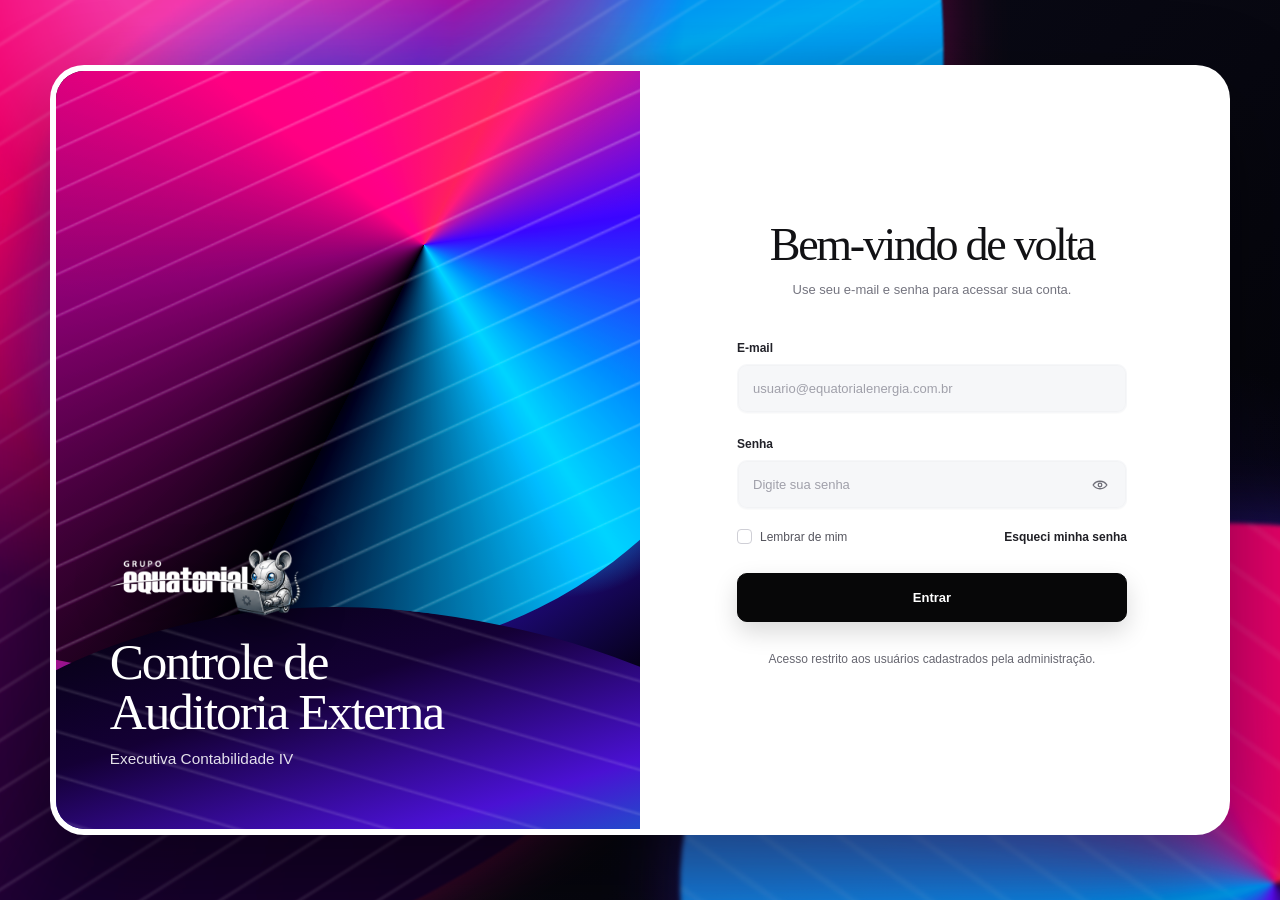
<file: login-preview.html>
<!doctype html>
<html lang="pt-BR">
<head>
  <meta charset="utf-8" />
  <meta name="viewport" content="width=device-width, initial-scale=1" />
  <meta name="theme-color" content="#08080d" />
  <meta name="description" content="Controle de Auditoria Externa — tela de login." />
  <title>Controle de Auditoria Externa — Entrar</title>

  <style>
    :root {
      color-scheme: light;
      --ink: #111114;
      --muted: #74747f;
      --line: #e7e7ec;
      --field: #f6f7f9;
      --white: #ffffff;
      --danger: #cb2b44;
      --success: #177c4c;
      --radius-xl: 34px;
      --radius-lg: 24px;
      --radius-md: 13px;
      --shadow: 0 38px 95px rgba(0, 0, 0, .42);
    }

    * { box-sizing: border-box; }

    html { min-width: 320px; background: #08080d; }

    body {
      height: 100svh;
      margin: 0;
      overflow: hidden;                 /* nunca rola a pagina */
      font-family: Inter, ui-sans-serif, -apple-system, BlinkMacSystemFont, "Segoe UI", sans-serif;
      color: var(--ink);
      background:
        radial-gradient(circle at 13% 12%, rgba(255, 0, 130, .22), transparent 29%),
        radial-gradient(circle at 88% 84%, rgba(72, 31, 255, .25), transparent 30%),
        linear-gradient(135deg, #050508 0%, #090914 45%, #020206 100%);
    }

    button, input { font: inherit; }
    button, a, input, label { -webkit-tap-highlight-color: transparent; }
    a { color: inherit; }

    .page {
      position: relative;
      height: 100svh;
      display: grid;
      place-items: center;
      padding: clamp(14px, 3.2vw, 40px);
      overflow: hidden;
      isolation: isolate;
    }

    /* Fundo abstrato feito apenas com CSS: nenhuma imagem e utilizada. */
    .ambient,
    .ambient::before,
    .ambient::after {
      position: absolute;
      inset: -15%;
      pointer-events: none;
      z-index: -2;
    }

    .ambient { overflow: hidden; filter: saturate(1.15); }

    .ambient::before {
      content: "";
      left: -18%;
      top: -30%;
      width: 88%;
      height: 122%;
      border-radius: 44% 56% 55% 45% / 42% 44% 56% 58%;
      background:
        repeating-linear-gradient(164deg, transparent 0 18px, rgba(255, 255, 255, .16) 20px, transparent 23px 44px),
        radial-gradient(ellipse at 56% 54%, rgba(61, 201, 255, .94) 0 4%, rgba(24, 78, 255, .88) 10%, transparent 30%),
        radial-gradient(ellipse at 50% 27%, rgba(255, 70, 170, .94) 0 9%, rgba(248, 0, 97, .76) 27%, transparent 49%),
        conic-gradient(from 215deg at 62% 45%, #18002d, #8a0064, #ff1178, #3f13dc, #08afff, #10001c, #18002d);
      transform: rotate(-9deg) skewY(-8deg);
      filter: blur(1px) drop-shadow(0 0 34px rgba(236, 0, 134, .35));
      animation: driftLeft 14s ease-in-out infinite alternate;
      opacity: .95;
    }

    .ambient::after {
      content: "";
      left: 52%;
      top: 56%;
      width: 70%;
      height: 70%;
      border-radius: 50% 39% 45% 54% / 44% 42% 58% 56%;
      background:
        repeating-linear-gradient(22deg, transparent 0 20px, rgba(255,255,255,.14) 22px, transparent 25px 42px),
        conic-gradient(from 100deg at 50% 44%, #18002d, #5d10ef, #00a7ff, #de007d, #ff2144, #18002d);
      transform: rotate(12deg) skewX(-10deg);
      filter: blur(2px) drop-shadow(0 0 38px rgba(81, 44, 255, .4));
      animation: driftRight 16s ease-in-out infinite alternate;
      opacity: .9;
    }

    @keyframes driftLeft {
      from { transform: translate3d(-2%, -1%, 0) rotate(-9deg) skewY(-8deg) scale(1); }
      to   { transform: translate3d(4%, 3%, 0) rotate(-5deg) skewY(-10deg) scale(1.06); }
    }
    @keyframes driftRight {
      from { transform: translate3d(2%, 1%, 0) rotate(12deg) skewX(-10deg) scale(1); }
      to   { transform: translate3d(-5%, -4%, 0) rotate(7deg) skewX(-7deg) scale(1.08); }
    }

    .login-shell {
      width: min(1180px, 100%);
      height: min(770px, 100%);          /* preso a altura disponivel: sem rolagem */
      display: grid;
      grid-template-columns: 1fr 1fr;
      overflow: hidden;
      border: 6px solid rgba(255,255,255,.96);
      border-radius: var(--radius-xl);
      background: var(--white);
      box-shadow: var(--shadow);
    }

    .showcase {
      position: relative;
      min-height: 0;
      overflow: hidden;
      padding: clamp(30px, 4.2vw, 55px);
      color: var(--white);
      background:
        radial-gradient(ellipse at 87% 56%, rgba(8, 188, 255, .85) 0 3%, transparent 17%),
        radial-gradient(ellipse at 43% 24%, rgba(255, 25, 150, .92) 0 9%, transparent 31%),
        radial-gradient(ellipse at 50% 68%, rgba(45, 25, 255, .82) 0 8%, transparent 33%),
        linear-gradient(145deg, #17001e 0%, #74005e 24%, #ff145e 40%, #3010bf 63%, #040014 87%);
      isolation: isolate;
    }

    .showcase::before, .showcase::after {
      content: ""; position: absolute; z-index: -1; pointer-events: none;
    }

    .showcase::before {
      inset: -16% -34% 22% -40%;
      border-radius: 49% 51% 42% 58% / 56% 37% 63% 44%;
      background:
        repeating-linear-gradient(170deg, transparent 0 17px, rgba(255,255,255,.22) 19px, transparent 22px 39px),
        conic-gradient(from 217deg at 60% 45%, #08000d, #7b0068, #ff137e, #ff2f61, #3c12da, #08c7ff, #090017);
      transform: rotate(-8deg) skewY(-7deg);
      filter: contrast(1.08) saturate(1.18);
      animation: showcaseWave 12s ease-in-out infinite alternate;
    }

    .showcase::after {
      left: -25%; right: -36%; bottom: -24%; height: 53%;
      border-radius: 46% 54% 0 0 / 72% 63% 0 0;
      background:
        repeating-linear-gradient(10deg, transparent 0 16px, rgba(255,255,255,.12) 18px, transparent 21px 41px),
        linear-gradient(155deg, #02020b 7%, #140035 31%, #4a11d3 54%, #0b6dc7 69%, #02020a 95%);
      transform: rotate(6deg) skewX(-12deg);
      animation: showcaseWaveBottom 14s ease-in-out infinite alternate;
    }

    @keyframes showcaseWave {
      from { transform: translate3d(-1%, -2%, 0) rotate(-8deg) skewY(-7deg) scale(1.02); }
      to   { transform: translate3d(4%, 3%, 0) rotate(-3deg) skewY(-10deg) scale(1.08); }
    }
    @keyframes showcaseWaveBottom {
      from { transform: translate3d(-3%, 1%, 0) rotate(6deg) skewX(-12deg) scale(1); }
      to   { transform: translate3d(3%, -4%, 0) rotate(2deg) skewX(-8deg) scale(1.07); }
    }

    /* bloco de marca, ancorado na base do showcase */
    .showcase-copy {
      position: absolute;
      left: clamp(30px, 4.2vw, 55px);
      right: clamp(30px, 4.2vw, 55px);
      bottom: clamp(30px, 4.6vw, 60px);
      max-width: 460px;
    }

    .showcase-logo {
      width: clamp(150px, 15vw, 210px);
      height: auto;
      display: block;
      margin: 0 0 20px;
      filter: drop-shadow(0 6px 22px rgba(0,0,0,.5));
    }

    .showcase h2 {
      margin: 0 0 10px;
      font-family: Georgia, "Times New Roman", serif;
      font-size: clamp(36px, 4vw, 58px);
      font-weight: 400;
      line-height: .98;
      letter-spacing: -.04em;
      text-wrap: balance;
    }

    .showcase p {
      max-width: 355px;
      margin: 0;
      color: rgba(255,255,255,.88);
      font-size: clamp(14px, 1.2vw, 17px);
      font-weight: 500;
      line-height: 1.5;
    }

    .login-panel {
      position: relative;
      display: flex;
      flex-direction: column;
      justify-content: center;
      min-width: 0;
      min-height: 0;
      padding: clamp(24px, 4vw, 56px) clamp(28px, 6vw, 84px);
      background: rgba(255,255,255,.985);
      overflow: auto;                    /* trava de seguranca: nunca empurra a pagina */
    }

    .form-wrap { width: min(100%, 390px); margin: auto; }

    .heading { margin-bottom: clamp(24px, 3.2vw, 38px); text-align: center; }

    .heading h1 {
      margin: 0 0 12px;
      font-family: Georgia, "Times New Roman", serif;
      font-size: clamp(34px, 3.6vw, 50px);
      font-weight: 400;
      line-height: 1;
      letter-spacing: -.05em;
    }

    .heading p { margin: 0; color: var(--muted); font-size: 13px; line-height: 1.55; }

    .field { margin-bottom: clamp(15px, 2vw, 21px); }

    .field-head {
      display: flex; align-items: baseline; justify-content: space-between;
      gap: 12px; margin-bottom: 9px;
    }

    .field label { font-size: 12px; font-weight: 650; color: #222229; }

    .error-text { min-height: 14px; color: var(--danger); font-size: 11px; text-align: right; }

    .control { position: relative; }

    .control input {
      width: 100%; height: 49px; padding: 0 15px;
      border: 1px solid transparent; border-radius: 10px; outline: none;
      background: var(--field); color: #1d1d22; font-size: 13px;
      box-shadow: 0 1px 1px rgba(22,22,31,.02), inset 0 0 0 1px rgba(29,29,35,.015);
      transition: border-color .18s ease, background .18s ease, box-shadow .18s ease;
    }

    .control input::placeholder { color: #a0a0aa; }
    .control input:hover { background: #f2f3f6; }
    .control input:focus { border-color: #b9b9c2; background: #fff; box-shadow: 0 0 0 4px rgba(20,20,25,.06); }
    .control input[aria-invalid="true"] { border-color: rgba(203,43,68,.7); background: #fff9fa; }

    .password-input { padding-right: 48px !important; }

    .icon-button {
      position: absolute; top: 50%; right: 10px; width: 34px; height: 34px;
      padding: 0; transform: translateY(-50%); display: grid; place-items: center;
      border: 0; border-radius: 9px; background: transparent; color: #6e6e78; cursor: pointer;
    }
    .icon-button:hover { background: rgba(0,0,0,.05); color: #17171b; }
    .icon-button:focus-visible { outline: 2px solid #111; outline-offset: 2px; }
    .icon-button svg { width: 18px; height: 18px; }
    .icon-button svg[hidden] { display: none !important; }

    .form-meta {
      display: flex; align-items: center; justify-content: space-between;
      gap: 18px; margin: -1px 0 clamp(20px, 3vw, 29px); font-size: 12px;
    }

    .check { display: inline-flex; align-items: center; gap: 8px; color: #55555e; cursor: pointer; user-select: none; }

    .check input {
      appearance: none; width: 15px; height: 15px; margin: 0; display: grid; place-items: center;
      border: 1px solid #cfcfd6; border-radius: 4px; background: #fff; cursor: pointer;
    }
    .check input::after {
      content: ""; width: 7px; height: 4px;
      border-left: 2px solid #fff; border-bottom: 2px solid #fff;
      transform: translateY(-1px) rotate(-45deg) scale(0); transition: transform .12s ease;
    }
    .check input:checked { border-color: #111114; background: #111114; }
    .check input:checked::after { transform: translateY(-1px) rotate(-45deg) scale(1); }
    .check input:focus-visible { outline: 2px solid #111; outline-offset: 2px; }

    .text-link { color: #202026; font-weight: 650; text-decoration: none; }
    .text-link:hover { text-decoration: underline; text-underline-offset: 3px; }
    .text-link:focus-visible { outline: 2px solid #111; outline-offset: 3px; border-radius: 2px; }

    .btn {
      position: relative; width: 100%; height: 49px;
      display: inline-flex; align-items: center; justify-content: center; gap: 10px;
      border-radius: 10px; font-size: 13px; font-weight: 700; cursor: pointer;
      transition: transform .15s ease, box-shadow .18s ease, background .18s ease, border-color .18s ease;
    }
    .btn:active { transform: translateY(1px); }
    .btn:focus-visible { outline: 2px solid #111; outline-offset: 3px; }

    .btn-primary { border: 1px solid #070708; background: #070708; color: #fff; box-shadow: 0 10px 24px rgba(0,0,0,.15); }
    .btn-primary:hover { background: #1b1b20; box-shadow: 0 13px 28px rgba(0,0,0,.22); transform: translateY(-1px); }
    .btn-primary[aria-busy="true"] { cursor: wait; }

    .spinner {
      width: 15px; height: 15px; display: none;
      border: 2px solid rgba(255,255,255,.38); border-top-color: #fff; border-radius: 50%;
      animation: spin .7s linear infinite;
    }
    .btn-primary[aria-busy="true"] .spinner { display: block; }
    .btn-primary[aria-busy="true"] .btn-label { opacity: .8; }
    @keyframes spin { to { transform: rotate(360deg); } }

    .signup { margin-top: clamp(20px, 3vw, 30px); color: #676771; font-size: 12px; text-align: center; }
    .signup .text-link { margin-left: 3px; }

    .status-toast {
      position: fixed; left: 50%; bottom: 22px; z-index: 20;
      max-width: min(420px, calc(100% - 32px)); padding: 12px 16px; border-radius: 12px;
      background: rgba(16,16,20,.94); color: #fff; font-size: 12px; line-height: 1.45;
      box-shadow: 0 18px 38px rgba(0,0,0,.3);
      opacity: 0; transform: translate(-50%, 15px); pointer-events: none;
      transition: opacity .2s ease, transform .2s ease;
    }
    .status-toast.is-visible { opacity: 1; transform: translate(-50%, 0); }
    .status-toast[data-type="success"] { background: rgba(23,124,76,.96); }
    .status-toast[data-type="error"] { background: rgba(174,34,56,.96); }

    /* ---- Responsivo: empilha sem rolagem ---- */
    @media (max-width: 900px) {
      .login-shell { grid-template-columns: 40% 60%; }
      .showcase { padding: 30px; }
      .showcase h2 { font-size: clamp(30px, 6vw, 46px); }
      .showcase p { display: none; }
      .showcase-copy { left: 28px; right: 28px; bottom: 30px; }
      .showcase-logo { width: clamp(120px, 22vw, 170px); }
    }

    @media (max-width: 640px) {
      .page { padding: 12px; }
      .login-shell {
        grid-template-columns: 1fr;
        grid-template-rows: clamp(150px, 26svh, 230px) 1fr;
        border-width: 4px; border-radius: 26px;
      }
      .showcase { border-radius: 22px 22px 0 0; }
      .showcase-copy { bottom: 20px; max-width: none; }
      .showcase-logo { margin-bottom: 10px; width: clamp(120px, 34vw, 168px); }
      .showcase h2 { font-size: clamp(26px, 7vw, 36px); }
      .login-panel { padding: 22px clamp(20px, 6vw, 40px); }
      .heading { margin-bottom: 20px; }
      .heading h1 { font-size: clamp(28px, 8vw, 38px); }
    }

    /* paisagem baixa: esconde o showcase para o form caber sem rolagem */
    @media (max-height: 560px) and (orientation: landscape) {
      .login-shell { grid-template-columns: 1fr; }
      .showcase { display: none; }
      .login-panel { padding-block: 18px; }
      .heading { margin-bottom: 14px; }
      .field { margin-bottom: 12px; }
    }

    @media (prefers-reduced-motion: reduce) {
      *, *::before, *::after {
        animation-duration: .001ms !important; animation-iteration-count: 1 !important;
        transition-duration: .001ms !important;
      }
    }
  </style>
</head>

<body>
  <main class="page">
    <div class="ambient" aria-hidden="true"></div>

    <section class="login-shell" aria-label="Área de autenticação">
      <aside class="showcase" aria-label="Identificação do portal">
        <div class="showcase-copy">
          <img class="showcase-logo" src="app_planejamento_logo.png" alt="Grupo Equatorial" />
          <h2>Controle de Auditoria Externa</h2>
          <p>Executiva Contabilidade IV</p>
        </div>
      </aside>

      <section class="login-panel">
        <div class="form-wrap">
          <header class="heading">
            <h1>Bem-vindo de volta</h1>
            <p>Use seu e-mail e senha para acessar sua conta.</p>
          </header>

          <form id="loginForm" novalidate>
            <div class="field">
              <div class="field-head">
                <label for="email">E-mail</label>
                <span class="error-text" id="emailError" aria-live="polite"></span>
              </div>
              <div class="control">
                <input id="email" name="email" type="email" autocomplete="email" inputmode="email"
                  placeholder="usuario@equatorialenergia.com.br" required aria-describedby="emailError" />
              </div>
            </div>

            <div class="field">
              <div class="field-head">
                <label for="password">Senha</label>
                <span class="error-text" id="passwordError" aria-live="polite"></span>
              </div>
              <div class="control">
                <input class="password-input" id="password" name="password" type="password"
                  autocomplete="current-password" placeholder="Digite sua senha" minlength="6" required aria-describedby="passwordError" />
                <button class="icon-button" id="togglePassword" type="button" aria-label="Mostrar senha" aria-pressed="false">
                  <svg id="eyeOpen" viewBox="0 0 24 24" fill="none" aria-hidden="true">
                    <path d="M2.8 12s3.2-5 9.2-5 9.2 5 9.2 5-3.2 5-9.2 5-9.2-5-9.2-5Z" stroke="currentColor" stroke-width="1.7" stroke-linecap="round" stroke-linejoin="round"/>
                    <circle cx="12" cy="12" r="2.4" stroke="currentColor" stroke-width="1.7"/>
                  </svg>
                  <svg id="eyeClosed" viewBox="0 0 24 24" fill="none" aria-hidden="true" hidden>
                    <path d="m4 4 16 16M10.6 7.1c.45-.07.92-.1 1.4-.1 6 0 9.2 5 9.2 5a14.8 14.8 0 0 1-2.7 3.2M7.2 8.2C4.3 9.5 2.8 12 2.8 12s3.2 5 9.2 5c1 0 1.9-.14 2.7-.38M9.9 9.9a3 3 0 0 0 4.2 4.2" stroke="currentColor" stroke-width="1.7" stroke-linecap="round" stroke-linejoin="round"/>
                  </svg>
                </button>
              </div>
            </div>

            <div class="form-meta">
              <label class="check" for="remember">
                <input id="remember" name="remember" type="checkbox" />
                <span>Lembrar de mim</span>
              </label>
              <a class="text-link" href="#recuperar">Esqueci minha senha</a>
            </div>

            <button class="btn btn-primary" id="submitButton" type="submit" aria-busy="false">
              <span class="spinner" aria-hidden="true"></span>
              <span class="btn-label">Entrar</span>
            </button>
          </form>

          <p class="signup">Acesso restrito aos usuários cadastrados pela administração.</p>
        </div>
      </section>
    </section>

    <div class="status-toast" id="toast" role="status" aria-live="polite"></div>
  </main>

  <script>
    (() => {
      const form = document.querySelector('#loginForm');
      const email = document.querySelector('#email');
      const password = document.querySelector('#password');
      const emailError = document.querySelector('#emailError');
      const passwordError = document.querySelector('#passwordError');
      const submitButton = document.querySelector('#submitButton');
      const togglePassword = document.querySelector('#togglePassword');
      const eyeOpen = document.querySelector('#eyeOpen');
      const eyeClosed = document.querySelector('#eyeClosed');
      const toast = document.querySelector('#toast');

      const showToast = (message, type = 'default') => {
        toast.textContent = message;
        toast.dataset.type = type;
        toast.classList.add('is-visible');
        window.clearTimeout(showToast.timer);
        showToast.timer = window.setTimeout(() => toast.classList.remove('is-visible'), 3200);
      };

      const setError = (input, errorElement, message = '') => {
        input.setAttribute('aria-invalid', message ? 'true' : 'false');
        errorElement.textContent = message;
      };

      const validateEmail = () => {
        const value = email.value.trim();
        if (!value) { setError(email, emailError, 'Informe seu e-mail.'); return false; }
        if (!/^[^\s@]+@[^\s@]+\.[^\s@]+$/.test(value)) { setError(email, emailError, 'E-mail inválido.'); return false; }
        setError(email, emailError); return true;
      };

      const validatePassword = () => {
        if (!password.value) { setError(password, passwordError, 'Informe sua senha.'); return false; }
        if (password.value.length < 6) { setError(password, passwordError, 'Mínimo de 6 caracteres.'); return false; }
        setError(password, passwordError); return true;
      };

      email.addEventListener('blur', validateEmail);
      password.addEventListener('blur', validatePassword);
      email.addEventListener('input', () => emailError.textContent && validateEmail());
      password.addEventListener('input', () => passwordError.textContent && validatePassword());

      togglePassword.addEventListener('click', () => {
        const isHidden = password.type === 'password';
        password.type = isHidden ? 'text' : 'password';
        togglePassword.setAttribute('aria-pressed', String(isHidden));
        togglePassword.setAttribute('aria-label', isHidden ? 'Ocultar senha' : 'Mostrar senha');
        eyeOpen.hidden = isHidden;
        eyeClosed.hidden = !isHidden;
        password.focus({ preventScroll: true });
      });

      form.addEventListener('submit', async (event) => {
        event.preventDefault();
        const isValid = validateEmail() & validatePassword();
        if (!isValid) { (email.getAttribute('aria-invalid') === 'true' ? email : password).focus(); return; }
        submitButton.disabled = true;
        submitButton.setAttribute('aria-busy', 'true');
        await new Promise(resolve => setTimeout(resolve, 900));
        submitButton.disabled = false;
        submitButton.setAttribute('aria-busy', 'false');
        showToast('Visual de login pronto. A conexão real é feita no app.', 'success');
      });

      document.querySelectorAll('a[href^="#"]').forEach(link => {
        link.addEventListener('click', event => {
          const target = link.getAttribute('href');
          if (target === '#') event.preventDefault();
          if (target === '#recuperar') { event.preventDefault(); showToast('Aqui abre o fluxo de recuperação de senha.'); }
        });
      });
    })();
  </script>
</body>
</html>
</file>
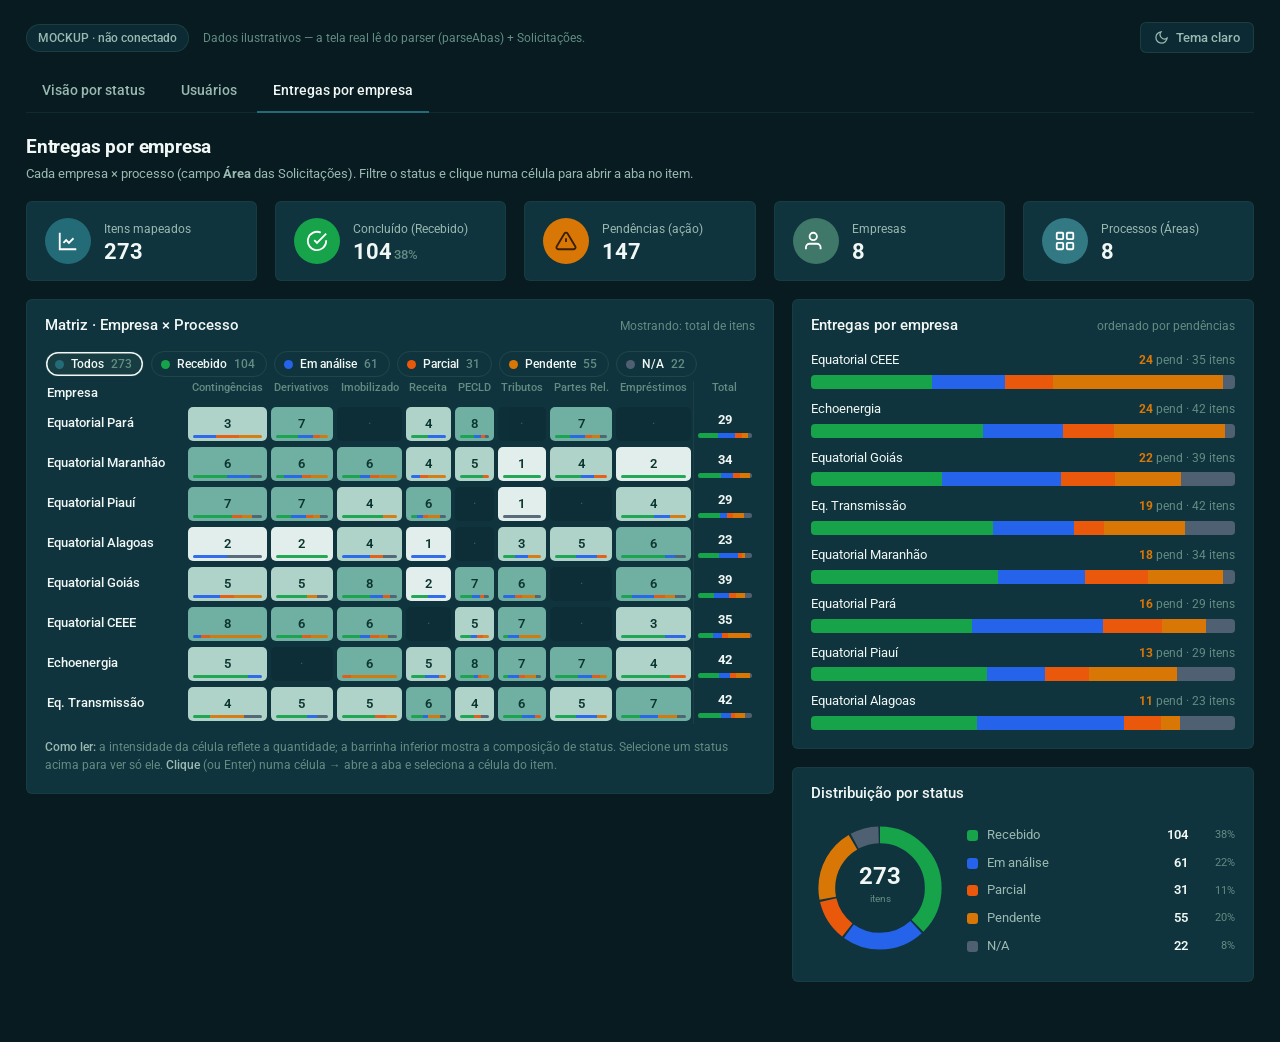
<file: mockups/dashboard_entregas_empresa.html>
<!doctype html>
<html lang="pt-BR" data-theme="dark">
<head>
<meta charset="utf-8">
<meta name="viewport" content="width=device-width, initial-scale=1">
<title>Mockup · Dashboard — Entregas por empresa</title>
<link rel="preconnect" href="https://fonts.googleapis.com">
<link rel="preconnect" href="https://fonts.gstatic.com" crossorigin>
<link href="https://fonts.googleapis.com/css2?family=Roboto:wght@400;500;700&display=swap" rel="stylesheet">
<style>
/* ============================================================
   Tokens DS v2 — copiados verbatim de styles/design-system.css
   (teal/navy institucional, Roboto). Mockup standalone p/ validação.
   ============================================================ */
:root{
  --blue:#246b78; --blue2:#134e5e; --cyan:#327984;
  --purple:#3f7868; --pink:#71b280; --green:#71b280; --orange:#9abc72; --red:#e16464;
  --radius:6px; --gap:18px;
  --font:'Roboto',-apple-system,BlinkMacSystemFont,'Segoe UI',sans-serif;

  /* Semáforo real — styles/tokens.css */
  --st-recebido:#16a34a; --st-analise:#2563eb; --st-parcial:#ea580c;
  --st-pendente:#d97706;  --st-na:#4f6072;
}
[data-theme="dark"]{
  --bg:#071b20; --card-bg:#10343d; --card-head:#10343d;
  --text:#f0f7f4; --text-muted:#9ab9b1; --text-dim:#638c83;
  --border:rgba(113,178,128,.15); --divider:rgba(113,178,128,.10);
  --input-bg:#0b2a33; --input-border:rgba(113,178,128,.15);
  --hover:rgba(113,178,128,.08); --shadow:none; --grid-line:rgba(113,178,128,.10);
  --card-border:rgba(113,178,128,.07); --cellbg:#0b2a33;
}
[data-theme="light"]{
  --bg:#edf5f0; --card-bg:#ffffff; --card-head:#ffffff;
  --text:#183a36; --text-muted:#5d756e; --text-dim:#718a83;
  --border:#d9e8e0; --divider:#e4efe9;
  --input-bg:#f4f8f5; --input-border:#d9e6df;
  --hover:#f0f7f2; --shadow:0 3px 16px rgba(19,78,94,.08); --grid-line:#e1ece6;
  --card-border:transparent; --cellbg:#f4f8f5;
}
*{margin:0;padding:0;box-sizing:border-box}
html,body{height:100%}
body{
  background:var(--bg); color:var(--text); font-family:var(--font);
  font-size:14px; line-height:1.5; -webkit-font-smoothing:antialiased;
  transition:background .2s ease;
}

/* ---------- moldura do mockup ---------- */
.frame{max-width:1380px; margin:0 auto; padding:22px 26px 60px}
.mock-bar{
  display:flex; align-items:center; gap:14px; margin-bottom:18px;
  color:var(--text-dim); font-size:12px;
}
.mock-bar .tag{
  background:var(--input-bg); border:1px solid var(--border); border-radius:999px;
  padding:4px 11px; color:var(--text-muted); font-weight:500;
}
.mock-bar .spacer{flex:1}
.theme-btn{
  display:inline-flex; align-items:center; gap:7px; cursor:pointer;
  background:var(--input-bg); border:1px solid var(--input-border); color:var(--text-muted);
  border-radius:var(--radius); padding:7px 13px; font:500 12.5px var(--font);
  transition:background .15s ease, color .15s ease;
}
.theme-btn:hover{background:var(--hover); color:var(--text)}
.theme-btn svg{width:15px;height:15px}

/* ---------- sub-tabs do Dashboard (igual showDashboard) ---------- */
.dash-tabs{display:flex; gap:4px; border-bottom:1px solid var(--divider); margin-bottom:20px}
.dtab{
  background:none; border:none; cursor:pointer; font:500 13.5px var(--font);
  color:var(--text-muted); padding:11px 16px 13px; border-bottom:2px solid transparent;
  margin-bottom:-1px; transition:color .15s ease;
}
.dtab:hover{color:var(--text)}
.dtab.on{color:var(--text); border-bottom-color:var(--blue)}

.page-head{display:flex; align-items:flex-end; justify-content:space-between; gap:16px; margin-bottom:18px; flex-wrap:wrap}
.page-head h1{font-size:19px; font-weight:700; letter-spacing:-.01em}
.page-head .sub{color:var(--text-muted); font-size:12.5px; margin-top:3px}

/* ---------- Card ---------- */
.card{
  min-width:0; max-width:100%;
  background:var(--card-bg); border-radius:var(--radius);
  box-shadow:var(--shadow); border:1px solid var(--card-border);
}
.card-head{display:flex; align-items:center; justify-content:space-between; gap:10px; padding:15px 18px 0}
.card-head h3{font-size:14.5px; font-weight:500; color:var(--text)}
.card-head .hint{font-size:11.5px; color:var(--text-dim)}
.card-body{padding:14px 18px 18px}

/* ---------- KPI / stat cards ---------- */
.kpi-row{display:grid; grid-template-columns:repeat(5,1fr); gap:var(--gap); margin-bottom:var(--gap)}
.stat{display:flex; align-items:center; gap:13px; padding:16px 18px}
.stat .ico{width:46px;height:46px;border-radius:50%;flex-shrink:0;display:flex;align-items:center;justify-content:center;color:#fff}
.stat .ico svg{width:22px;height:22px}
.stat .ico.c-total{background:var(--blue)}
.stat .ico.c-ok{background:var(--st-recebido)}
.stat .ico.c-pend{background:var(--st-pendente);color:#3a1f02}
.stat .ico.c-emp{background:var(--purple)}
.stat .ico.c-proc{background:var(--cyan)}
.stat .s-label{color:var(--text-muted); font-size:12px; margin-bottom:3px}
.stat .s-value{font-size:22px; font-weight:700; color:var(--text); line-height:1}
.stat .s-value small{font-size:12.5px; font-weight:500; color:var(--text-dim); margin-left:2px}

/* ---------- layout principal ---------- */
.main{display:grid; grid-template-columns:1.62fr 1fr; gap:var(--gap); align-items:start}
@media (max-width:1080px){ .main{grid-template-columns:1fr} .kpi-row{grid-template-columns:repeat(2,1fr)} }

/* ---------- filtro de status (chips toggle) ---------- */
.filters{display:flex; flex-wrap:wrap; gap:7px; align-items:center}
.fchip{
  cursor:pointer; border:1px solid var(--border); background:transparent; color:var(--text-muted);
  border-radius:999px; padding:5px 11px 5px 9px; font:500 12px var(--font);
  display:inline-flex; align-items:center; gap:7px; transition:all .14s ease;
}
.fchip .dot{width:9px;height:9px;border-radius:50%;flex:none}
.fchip:hover{border-color:var(--text-dim); color:var(--text)}
.fchip.on{color:var(--text); border-color:transparent; background:var(--hover); box-shadow:inset 0 0 0 1.5px currentColor}
.fchip .n{color:var(--text-dim); font-variant-numeric:tabular-nums}

/* ---------- matriz Empresa × Processo ---------- */
.mx-scroll{overflow-x:auto; margin-top:4px}
table.mx{border-collapse:separate; border-spacing:0; width:100%; font-variant-numeric:tabular-nums}
.mx th, .mx td{padding:0}
.mx thead th{
  position:sticky; top:0; background:var(--card-bg); z-index:2;
  font-size:11px; font-weight:500; color:var(--text-dim); text-align:center;
  padding:0 4px 9px; vertical-align:bottom; line-height:1.25;
}
.mx thead th.corner{text-align:left}
.mx thead th.col-tot, .mx td.tot{border-left:1px solid var(--divider)}
.mx th.rh{
  position:sticky; left:0; z-index:1; background:var(--card-bg);
  text-align:left; font-size:12.5px; font-weight:500; color:var(--text);
  padding:0 14px 0 2px; white-space:nowrap; vertical-align:middle;
}
.mx tbody tr{height:40px}
.mx tbody tr:hover .rh{color:var(--blue)}

.cell{
  position:relative; height:34px; margin:2px; border-radius:5px;
  display:flex; align-items:center; justify-content:center;
  font-size:13px; font-weight:600; cursor:pointer; user-select:none;
  background:var(--cellbg); color:var(--text-dim);
  transition:transform .12s ease, box-shadow .12s ease;
  outline:none;
}
.cell.empty{cursor:default; color:var(--text-dim); opacity:.5; font-weight:400}
.cell.has:hover{transform:translateY(-1px); box-shadow:0 0 0 2px var(--bg), 0 0 0 3.5px var(--blue)}
.cell.has:focus-visible{box-shadow:0 0 0 2px var(--bg), 0 0 0 3.5px var(--blue)}
.cell .comp{position:absolute;left:5px;right:5px;bottom:3px;height:3px;border-radius:2px;display:flex;overflow:hidden;opacity:.92}
.cell .comp i{height:100%}
.td-tot .cell{background:transparent;cursor:default;flex-direction:column;gap:3px;font-weight:700;color:var(--text)}
.minibar{width:54px;height:5px;border-radius:3px;display:flex;overflow:hidden;background:var(--divider)}
.minibar i{height:100%}

/* ---------- gráfico: entregas por empresa (barras empilhadas) ---------- */
.bars{display:flex;flex-direction:column;gap:11px}
.bar-row{cursor:pointer}
.bar-row .top{display:flex;justify-content:space-between;align-items:baseline;margin-bottom:5px}
.bar-row .nm{font-size:12.5px;color:var(--text)}
.bar-row .tt{font-size:11.5px;color:var(--text-dim);font-variant-numeric:tabular-nums}
.bar-row .tt b{color:var(--st-pendente);font-weight:700}
.track{height:14px;border-radius:4px;display:flex;overflow:hidden;background:var(--divider)}
.track i{height:100%;transition:filter .14s ease}
.bar-row:hover .track i{filter:brightness(1.08)}

/* ---------- donut distribuição ---------- */
.dist{display:flex;align-items:center;gap:18px}
.dn-num{font-size:24px;font-weight:700;fill:var(--text)}
.dn-lab{font-size:10.5px;fill:var(--text-dim)}
.dleg{display:flex;flex-direction:column;gap:9px;flex:1}
.dleg .row{display:flex;align-items:center;gap:9px;font-size:12.5px}
.dleg .row .sw{width:11px;height:11px;border-radius:3px;flex:none}
.dleg .row .lb{color:var(--text-muted);flex:1}
.dleg .row .vl{color:var(--text);font-weight:600;font-variant-numeric:tabular-nums}
.dleg .row .pc{color:var(--text-dim);font-size:11px;width:38px;text-align:right}

/* ---------- tooltip + toast ---------- */
#tip{
  position:fixed; z-index:60; pointer-events:none; opacity:0; transform:translateY(4px);
  transition:opacity .12s ease, transform .12s ease;
  background:var(--card-bg); border:1px solid var(--border); border-radius:7px;
  box-shadow:0 8px 28px rgba(0,0,0,.28); padding:10px 12px; min-width:178px; font-size:12px;
}
#tip.show{opacity:1; transform:translateY(0)}
#tip .tt-h{font-weight:600;color:var(--text);margin-bottom:7px;font-size:12.5px}
#tip .tt-r{display:flex;align-items:center;gap:8px;color:var(--text-muted);margin:3px 0}
#tip .tt-r .sw{width:9px;height:9px;border-radius:50%;flex:none}
#tip .tt-r .v{margin-left:auto;color:var(--text);font-weight:600}
#tip .tt-f{margin-top:8px;padding-top:7px;border-top:1px solid var(--divider);color:var(--blue);font-size:11px;font-weight:500}
#toast{
  position:fixed; bottom:26px; left:50%; transform:translateX(-50%) translateY(20px);
  z-index:70; background:#0b303a; color:#eaf4f1; border:1px solid var(--border);
  padding:11px 16px; border-radius:8px; font-size:13px; box-shadow:0 10px 30px rgba(0,0,0,.3);
  opacity:0; transition:opacity .2s ease, transform .2s ease; pointer-events:none; max-width:min(560px,92vw);
}
#toast.show{opacity:1; transform:translateX(-50%) translateY(0)}
#toast b{color:#fff}
.legend-note{margin-top:14px;font-size:11.5px;color:var(--text-dim);line-height:1.6}
.legend-note b{color:var(--text-muted);font-weight:500}
</style>
</head>
<body>
<div class="frame">

  <div class="mock-bar">
    <span class="tag">MOCKUP · não conectado</span>
    <span>Dados ilustrativos — a tela real lê do parser (parseAbas) + Solicitações.</span>
    <span class="spacer"></span>
    <button class="theme-btn" id="themeBtn">
      <svg viewBox="0 0 24 24" fill="none" stroke="currentColor" stroke-width="2"><path d="M21 12.8A9 9 0 1111.2 3a7 7 0 009.8 9.8z"/></svg>
      <span id="themeLbl">Tema claro</span>
    </button>
  </div>

  <!-- sub-tabs do Dashboard (a 3ª é a nova) -->
  <div class="dash-tabs">
    <button class="dtab">Visão por status</button>
    <button class="dtab">Usuários</button>
    <button class="dtab on">Entregas por empresa</button>
  </div>

  <div class="page-head">
    <div>
      <h1>Entregas por empresa</h1>
      <div class="sub">Cada empresa × processo (campo <b>Área</b> das Solicitações). Filtre o status e clique numa célula para abrir a aba no item.</div>
    </div>
  </div>

  <!-- KPIs -->
  <div class="kpi-row" id="kpis"></div>

  <!-- principal -->
  <div class="main">

    <!-- HERO: matriz -->
    <div class="card">
      <div class="card-head">
        <h3>Matriz · Empresa × Processo</h3>
        <span class="hint" id="mxHint">Mostrando: total de itens</span>
      </div>
      <div class="card-body">
        <div class="filters" id="filters"></div>
        <div class="mx-scroll"><table class="mx" id="mx"></table></div>
        <div class="legend-note">
          <b>Como ler:</b> a intensidade da célula reflete a quantidade; a barrinha inferior mostra a composição de status.
          Selecione um status acima para ver só ele. <b>Clique</b> (ou Enter) numa célula → abre a aba e seleciona a célula do item.
        </div>
      </div>
    </div>

    <!-- rail: barras + donut -->
    <div style="display:flex;flex-direction:column;gap:var(--gap)">
      <div class="card">
        <div class="card-head">
          <h3>Entregas por empresa</h3>
          <span class="hint">ordenado por pendências</span>
        </div>
        <div class="card-body"><div class="bars" id="bars"></div></div>
      </div>

      <div class="card">
        <div class="card-head"><h3>Distribuição por status</h3></div>
        <div class="card-body"><div class="dist"><div id="donut"></div><div class="dleg" id="dleg"></div></div></div>
      </div>
    </div>

  </div>
</div>

<div id="tip"></div>
<div id="toast"></div>

<script>
/* ============================================================
   Dados ILUSTRATIVOS. Na tela real:
   - empresas  = getCompanies()
   - processos = campo Área das Solicitações (agrupando abas via sheet_link)
   - contagens = parseAbas(...).byCompanyStatus / perSheet[].records
   - célula    = record.row/col -> goToCell(pid, sid, r, c)
   ============================================================ */
const EMPRESAS = ["Equatorial Pará","Equatorial Maranhão","Equatorial Piauí","Equatorial Alagoas","Equatorial Goiás","Equatorial CEEE","Echoenergia","Eq. Transmissão"];
const AREAS = [
  {lbl:"Contingências", aba:"1.1 Contingências"},
  {lbl:"Derivativos",   aba:"1.2 Derivativos"},
  {lbl:"Imobilizado",   aba:"2.1 Imobilizado"},
  {lbl:"Receita",       aba:"3.1 Receita"},
  {lbl:"PECLD",         aba:"3.2 PECLD"},
  {lbl:"Tributos",      aba:"4.1 Tributos"},
  {lbl:"Partes Rel.",   aba:"5.1 Partes Relacionadas"},
  {lbl:"Empréstimos",   aba:"6.1 Empréstimos"},
];
/* ordem = severidade (concluído -> mais crítico). chave casa com statusClassFor */
const STATUS = [
  {key:"recebido", lbl:"Recebido",   color:"#16a34a", ramp:["#EAF3DE","#C0DD97","#97C459","#173404"]},
  {key:"analise",  lbl:"Em análise", color:"#2563eb", ramp:["#E6F1FB","#B5D4F4","#85B7EB","#042C53"]},
  {key:"parcial",  lbl:"Parcial",    color:"#ea580c", ramp:["#FAECE7","#F5C4B3","#F0997B","#4A1B0C"]},
  {key:"pendente", lbl:"Pendente",   color:"#d97706", ramp:["#FAEEDA","#FAC775","#EF9F27","#412402"]},
  {key:"na",       lbl:"N/A",        color:"#4f6072", ramp:["#F1EFE8","#D3D1C7","#B4B2A9","#2C2C2A"]},
];
const RAMP_TOTAL = ["#E2EEEC","#AFD2C9","#6FB0A2","#0c3530"];
const PENDENTES = ["analise","parcial","pendente"]; // contam como "precisa de ação"

/* gerador determinístico (sem Math.random p/ ser estável entre reloads) */
function rnd(i,j,a){ const x=Math.sin((i+1)*12.9898+(j+1)*78.233+a*37.17)*43758.5; return x-Math.floor(x); }
const DATA = EMPRESAS.map((_,i)=>AREAS.map((_,j)=>{
  if (rnd(i,j,9) < 0.13) return null; // alguns cruzamentos não existem
  const d = {
    recebido: Math.floor(rnd(i,j,2)*5),
    analise:  Math.floor(rnd(i,j,4)*3),
    parcial:  Math.floor(rnd(i,j,5)*2),
    pendente: Math.floor(rnd(i,j,3)*3),
    na:       Math.floor(rnd(i,j,6)*2),
  };
  if (Object.values(d).every(v=>v===0)) d.recebido = 1;
  return d;
}));
/* hotspots narrativos: o "problema" que o usuário vai querer corrigir */
DATA[5][0] = {recebido:0, analise:1, parcial:1, pendente:6, na:0}; // Eq. CEEE × Contingências
DATA[5][5] = {recebido:1, analise:2, parcial:0, pendente:4, na:0}; // Eq. CEEE × Tributos
DATA[6][2] = {recebido:0, analise:0, parcial:1, pendente:5, na:0}; // Echoenergia × Imobilizado

const cellTotal = d => d ? STATUS.reduce((s,st)=>s+d[st.key],0) : 0;
const cellPend  = d => d ? PENDENTES.reduce((s,k)=>s+d[k],0) : 0;

let FILTER = "all"; // 'all' | status.key

/* ---------------- KPIs ---------------- */
function svgIco(p){return '<svg viewBox="0 0 24 24" fill="none" stroke="currentColor" stroke-width="2">'+p+'</svg>';}
function renderKpis(){
  let total=0, recebido=0, pend=0;
  DATA.forEach(row=>row.forEach(d=>{ if(!d)return; total+=cellTotal(d); recebido+=d.recebido; pend+=cellPend(d); }));
  const pct = total? Math.round(recebido/total*100):0;
  const cards = [
    {ico:'c-total', p:'<path d="M3 3v18h18"/><path d="M7 14l3-3 3 3 5-5"/>', lbl:"Itens mapeados", val:total},
    {ico:'c-ok',    p:'<path d="M22 11.08V12a10 10 0 11-5.93-9.14"/><path d="M22 4L12 14.01l-3-3"/>', lbl:"Concluído (Recebido)", val:recebido+'<small>'+pct+'%</small>'},
    {ico:'c-pend',  p:'<path d="M10.29 3.86L1.82 18a2 2 0 001.71 3h16.94a2 2 0 001.71-3L13.71 3.86a2 2 0 00-3.42 0z"/><path d="M12 9v4M12 17h.01"/>', lbl:"Pendências (ação)", val:pend},
    {ico:'c-emp',   p:'<path d="M17 21v-2a4 4 0 00-4-4H5a4 4 0 00-4 4v2"/><circle cx="9" cy="7" r="4"/>', lbl:"Empresas", val:EMPRESAS.length},
    {ico:'c-proc',  p:'<rect x="3" y="3" width="7" height="7" rx="1"/><rect x="14" y="3" width="7" height="7" rx="1"/><rect x="3" y="14" width="7" height="7" rx="1"/><rect x="14" y="14" width="7" height="7" rx="1"/>', lbl:"Processos (Áreas)", val:AREAS.length},
  ];
  document.getElementById('kpis').innerHTML = cards.map(c=>
    '<div class="card stat"><div class="ico '+c.ico+'">'+svgIco(c.p)+'</div>'+
    '<div><div class="s-label">'+c.lbl+'</div><div class="s-value">'+c.val+'</div></div></div>').join('');
}

/* ---------------- filtro ---------------- */
function renderFilters(){
  let totAll=0; const byKey={}; STATUS.forEach(s=>byKey[s.key]=0);
  DATA.forEach(row=>row.forEach(d=>{ if(!d)return; totAll+=cellTotal(d); STATUS.forEach(s=>byKey[s.key]+=d[s.key]); }));
  const chip = (key,label,color,n)=>'<button class="fchip'+(FILTER===key?' on':'')+'" data-k="'+key+'" '+(color?'style="color:'+color+'"':'')+'>'+
    (color?'<span class="dot" style="background:'+color+'"></span>':'<span class="dot" style="background:var(--blue)"></span>')+
    '<span style="color:var(--text)">'+label+'</span><span class="n">'+n+'</span></button>';
  let html = chip("all","Todos","",totAll);
  STATUS.forEach(s=> html += chip(s.key,s.lbl,s.color,byKey[s.key]));
  const el = document.getElementById('filters'); el.innerHTML = html;
  el.querySelectorAll('.fchip').forEach(b=>b.onclick=()=>{ FILTER=b.dataset.k; renderFilters(); renderMatrix(); updateHint(); });
}
function updateHint(){
  const s = STATUS.find(x=>x.key===FILTER);
  document.getElementById('mxHint').textContent = "Mostrando: " + (s? "status "+s.lbl : "total de itens");
}

/* ---------------- matriz ---------------- */
function maxForScale(){
  let m=1;
  DATA.forEach(row=>row.forEach(d=>{ if(!d)return; const v = FILTER==="all"? cellTotal(d) : d[FILTER]; if(v>m)m=v; }));
  return m;
}
function rampIdx(v,max){ const r=v/(max||1); return r<=0.34?0 : r<=0.67?1 : 2; }
function renderMatrix(){
  const max = maxForScale();
  const stSel = STATUS.find(x=>x.key===FILTER);
  let thead = '<thead><tr><th class="corner rh">Empresa</th>';
  AREAS.forEach(a=> thead += '<th>'+a.lbl+'</th>');
  thead += '<th class="col-tot">Total</th></tr></thead>';

  let tbody = '<tbody>';
  EMPRESAS.forEach((emp,i)=>{
    tbody += '<tr><th class="rh">'+emp+'</th>';
    let rowTot=0, rowComp={};
    STATUS.forEach(s=>rowComp[s.key]=0);
    AREAS.forEach((a,j)=>{
      const d = DATA[i][j];
      const v = !d? 0 : (FILTER==="all"? cellTotal(d) : d[FILTER]);
      if (d){ rowTot+=cellTotal(d); STATUS.forEach(s=>rowComp[s.key]+=d[s.key]); }
      if (!d || v===0){ tbody += '<td><div class="cell empty">·</div></td>'; return; }
      const ramp = FILTER==="all"? RAMP_TOTAL : stSel.ramp;
      const idx = rampIdx(v,max);
      let comp = '';
      if (FILTER==="all"){
        const t = cellTotal(d);
        comp = '<div class="comp">'+STATUS.map(s=> s.key in d && d[s.key]? '<i style="background:'+s.color+';width:'+(d[s.key]/t*100)+'%"></i>':'').join('')+'</div>';
      }
      tbody += '<td><div class="cell has" tabindex="0" role="button" '+
        'data-i="'+i+'" data-j="'+j+'" '+
        'style="background:'+ramp[idx]+';color:'+ramp[3]+'">'+v+comp+'</div></td>';
    });
    // total da linha + minibar de composição
    const bar = STATUS.map(s=> rowComp[s.key]? '<i style="background:'+s.color+';width:'+(rowComp[s.key]/rowTot*100)+'%"></i>':'').join('');
    tbody += '<td class="tot td-tot"><div class="cell"><span>'+rowTot+'</span><span class="minibar">'+bar+'</span></div></td>';
    tbody += '</tr>';
  });
  tbody += '</tbody>';
  const t = document.getElementById('mx');
  t.innerHTML = thead + tbody;
  t.querySelectorAll('.cell.has').forEach(c=>{
    c.addEventListener('click', ()=>goTo(+c.dataset.i,+c.dataset.j));
    c.addEventListener('keydown', e=>{ if(e.key==='Enter'||e.key===' '){e.preventDefault();goTo(+c.dataset.i,+c.dataset.j);} });
    c.addEventListener('mouseenter', e=>showTip(e,+c.dataset.i,+c.dataset.j));
    c.addEventListener('mousemove', moveTip);
    c.addEventListener('mouseleave', hideTip);
  });
}

/* ---------------- barras: entregas por empresa ---------------- */
function renderBars(){
  const rows = EMPRESAS.map((emp,i)=>{
    const agg={}; STATUS.forEach(s=>agg[s.key]=0); let tot=0;
    AREAS.forEach((a,j)=>{ const d=DATA[i][j]; if(!d)return; STATUS.forEach(s=>agg[s.key]+=d[s.key]); tot+=cellTotal(d); });
    return {emp,agg,tot,pend:PENDENTES.reduce((s,k)=>s+agg[k],0)};
  }).sort((a,b)=>b.pend-a.pend);
  document.getElementById('bars').innerHTML = rows.map(r=>{
    const seg = STATUS.map(s=> r.agg[s.key]? '<i style="background:'+s.color+';width:'+(r.agg[s.key]/r.tot*100)+'%" title="'+s.lbl+': '+r.agg[s.key]+'"></i>':'').join('');
    return '<div class="bar-row" data-emp="'+r.emp+'"><div class="top"><span class="nm">'+r.emp+'</span>'+
      '<span class="tt"><b>'+r.pend+'</b> pend · '+r.tot+' itens</span></div><div class="track">'+seg+'</div></div>';
  }).join('');
  document.querySelectorAll('.bar-row').forEach(b=>b.onclick=()=>toast('Filtraria a matriz para <b>'+b.dataset.emp+'</b> (na tela real, foca a linha).'));
}

/* ---------------- donut: distribuição ---------------- */
function renderDonut(){
  const agg={}; let tot=0; STATUS.forEach(s=>agg[s.key]=0);
  DATA.forEach(row=>row.forEach(d=>{ if(!d)return; STATUS.forEach(s=>agg[s.key]+=d[s.key]); tot+=cellTotal(d); }));
  const r=54,c=2*Math.PI*r,cx=70,cy=70; let off=0,parts='';
  STATUS.forEach(s=>{ const v=agg[s.key]; if(!v)return; const len=v/tot*c;
    parts += '<circle cx="'+cx+'" cy="'+cy+'" r="'+r+'" fill="none" stroke="'+s.color+'" stroke-width="17" stroke-dasharray="'+(len-2)+' '+(c-len+2)+'" stroke-dashoffset="'+(-off)+'" transform="rotate(-90 '+cx+' '+cy+')"/>';
    off+=len; });
  document.getElementById('donut').innerHTML =
    '<svg viewBox="0 0 140 140" width="138" height="138">'+parts+
    '<text x="70" y="66" text-anchor="middle" class="dn-num">'+tot+'</text><text x="70" y="84" text-anchor="middle" class="dn-lab">itens</text></svg>';
  document.getElementById('dleg').innerHTML = STATUS.map(s=>{
    const v=agg[s.key], pc=tot?Math.round(v/tot*100):0;
    return '<div class="row"><span class="sw" style="background:'+s.color+'"></span><span class="lb">'+s.lbl+'</span><span class="vl">'+v+'</span><span class="pc">'+pc+'%</span></div>';
  }).join('');
}

/* ---------------- tooltip + navegação ---------------- */
const tip=document.getElementById('tip');
function showTip(e,i,j){
  const d=DATA[i][j]; if(!d)return;
  let rows = STATUS.filter(s=>d[s.key]).map(s=>'<div class="tt-r"><span class="sw" style="background:'+s.color+'"></span>'+s.lbl+'<span class="v">'+d[s.key]+'</span></div>').join('');
  tip.innerHTML = '<div class="tt-h">'+EMPRESAS[i]+' · '+AREAS[j].lbl+'</div>'+rows+
    '<div class="tt-f">Clique → abrir "'+AREAS[j].aba+'" na célula</div>';
  tip.classList.add('show'); moveTip(e);
}
function moveTip(e){ const pad=14, w=tip.offsetWidth, h=tip.offsetHeight;
  let x=e.clientX+pad, y=e.clientY+pad;
  if(x+w>innerWidth-8)x=e.clientX-w-pad; if(y+h>innerHeight-8)y=e.clientY-h-pad;
  tip.style.left=x+'px'; tip.style.top=y+'px';
}
function hideTip(){ tip.classList.remove('show'); }
function goTo(i,j){
  const d=DATA[i][j]; const stTxt = FILTER==="all"? cellTotal(d)+" itens" : d[FILTER]+" "+STATUS.find(x=>x.key===FILTER).lbl;
  toast('Abrindo aba <b>'+AREAS[j].aba+'</b> → seleciona a célula de <b>'+EMPRESAS[i]+'</b> ('+stTxt+').');
}

/* ---------------- toast + tema ---------------- */
let toT;
function toast(html){ const t=document.getElementById('toast'); t.innerHTML=html; t.classList.add('show'); clearTimeout(toT); toT=setTimeout(()=>t.classList.remove('show'),2600); }
document.getElementById('themeBtn').onclick=()=>{
  const dark = document.documentElement.getAttribute('data-theme')==='dark';
  document.documentElement.setAttribute('data-theme', dark?'light':'dark');
  document.getElementById('themeLbl').textContent = dark? 'Tema escuro':'Tema claro';
  renderDonut(); // re-pinta o texto central do SVG (usa currentColor de var)
};

/* ---------------- init ---------------- */
renderKpis(); renderFilters(); renderMatrix(); renderBars(); renderDonut(); updateHint();
</script>
</body>
</html>
</file>
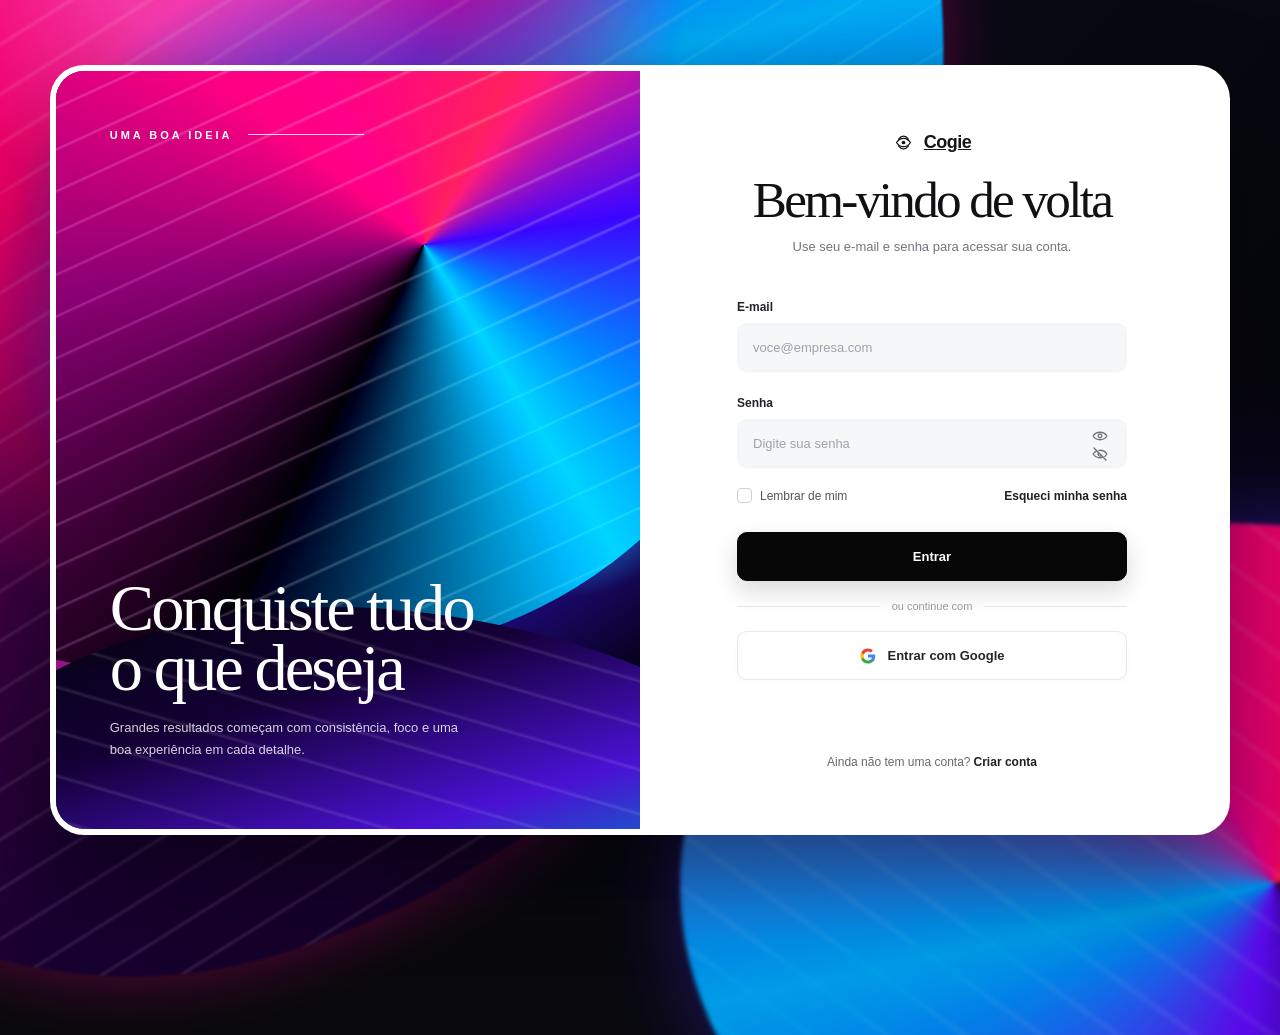
<file: modelos/00,tela_login.html>
<!doctype html>
<html lang="pt-BR">
<head>
  <meta charset="utf-8" />
  <meta name="viewport" content="width=device-width, initial-scale=1" />
  <meta name="theme-color" content="#08080d" />
  <meta name="description" content="Tela de login responsiva inspirada em um layout editorial contemporâneo." />
  <title>Cogie — Entrar</title>

  <style>
    :root {
      color-scheme: light;
      --ink: #111114;
      --muted: #74747f;
      --line: #e7e7ec;
      --field: #f6f7f9;
      --white: #ffffff;
      --danger: #cb2b44;
      --success: #177c4c;
      --radius-xl: 34px;
      --radius-lg: 24px;
      --radius-md: 13px;
      --shadow: 0 38px 95px rgba(0, 0, 0, .42);
    }

    * { box-sizing: border-box; }

    html { min-width: 320px; background: #08080d; }

    body {
      min-height: 100svh;
      margin: 0;
      overflow-x: hidden;
      font-family: Inter, ui-sans-serif, -apple-system, BlinkMacSystemFont, "Segoe UI", sans-serif;
      color: var(--ink);
      background:
        radial-gradient(circle at 13% 12%, rgba(255, 0, 130, .22), transparent 29%),
        radial-gradient(circle at 88% 84%, rgba(72, 31, 255, .25), transparent 30%),
        linear-gradient(135deg, #050508 0%, #090914 45%, #020206 100%);
    }

    button, input { font: inherit; }
    button, a, input, label { -webkit-tap-highlight-color: transparent; }
    a { color: inherit; }

    .page {
      position: relative;
      min-height: 100svh;
      display: grid;
      place-items: center;
      padding: clamp(18px, 4vw, 44px);
      isolation: isolate;
    }

    /* Fundo abstrato feito apenas com CSS: nenhuma imagem é utilizada. */
    .ambient,
    .ambient::before,
    .ambient::after {
      position: absolute;
      inset: -15%;
      pointer-events: none;
      z-index: -2;
    }

    .ambient {
      overflow: hidden;
      filter: saturate(1.15);
    }

    .ambient::before {
      content: "";
      left: -18%;
      top: -30%;
      width: 88%;
      height: 122%;
      border-radius: 44% 56% 55% 45% / 42% 44% 56% 58%;
      background:
        repeating-linear-gradient(
          164deg,
          transparent 0 18px,
          rgba(255, 255, 255, .16) 20px,
          transparent 23px 44px
        ),
        radial-gradient(ellipse at 56% 54%, rgba(61, 201, 255, .94) 0 4%, rgba(24, 78, 255, .88) 10%, transparent 30%),
        radial-gradient(ellipse at 50% 27%, rgba(255, 70, 170, .94) 0 9%, rgba(248, 0, 97, .76) 27%, transparent 49%),
        conic-gradient(from 215deg at 62% 45%, #18002d, #8a0064, #ff1178, #3f13dc, #08afff, #10001c, #18002d);
      transform: rotate(-9deg) skewY(-8deg);
      filter: blur(1px) drop-shadow(0 0 34px rgba(236, 0, 134, .35));
      animation: driftLeft 14s ease-in-out infinite alternate;
      opacity: .95;
    }

    .ambient::after {
      content: "";
      left: 52%;
      top: 56%;
      width: 70%;
      height: 70%;
      border-radius: 50% 39% 45% 54% / 44% 42% 58% 56%;
      background:
        repeating-linear-gradient(22deg, transparent 0 20px, rgba(255,255,255,.14) 22px, transparent 25px 42px),
        conic-gradient(from 100deg at 50% 44%, #18002d, #5d10ef, #00a7ff, #de007d, #ff2144, #18002d);
      transform: rotate(12deg) skewX(-10deg);
      filter: blur(2px) drop-shadow(0 0 38px rgba(81, 44, 255, .4));
      animation: driftRight 16s ease-in-out infinite alternate;
      opacity: .9;
    }

    @keyframes driftLeft {
      from { transform: translate3d(-2%, -1%, 0) rotate(-9deg) skewY(-8deg) scale(1); }
      to   { transform: translate3d(4%, 3%, 0) rotate(-5deg) skewY(-10deg) scale(1.06); }
    }

    @keyframes driftRight {
      from { transform: translate3d(2%, 1%, 0) rotate(12deg) skewX(-10deg) scale(1); }
      to   { transform: translate3d(-5%, -4%, 0) rotate(7deg) skewX(-7deg) scale(1.08); }
    }

    .login-shell {
      width: min(1180px, 100%);
      min-height: min(770px, calc(100svh - clamp(36px, 8vw, 88px)));
      display: grid;
      grid-template-columns: 1fr 1fr;
      overflow: hidden;
      border: 6px solid rgba(255,255,255,.96);
      border-radius: var(--radius-xl);
      background: var(--white);
      box-shadow: var(--shadow);
    }

    .showcase {
      position: relative;
      min-height: 640px;
      overflow: hidden;
      padding: clamp(30px, 4.2vw, 55px);
      color: var(--white);
      background:
        radial-gradient(ellipse at 87% 56%, rgba(8, 188, 255, .85) 0 3%, transparent 17%),
        radial-gradient(ellipse at 43% 24%, rgba(255, 25, 150, .92) 0 9%, transparent 31%),
        radial-gradient(ellipse at 50% 68%, rgba(45, 25, 255, .82) 0 8%, transparent 33%),
        linear-gradient(145deg, #17001e 0%, #74005e 24%, #ff145e 40%, #3010bf 63%, #040014 87%);
      isolation: isolate;
    }

    .showcase::before,
    .showcase::after {
      content: "";
      position: absolute;
      z-index: -1;
      pointer-events: none;
    }

    .showcase::before {
      inset: -16% -34% 22% -40%;
      border-radius: 49% 51% 42% 58% / 56% 37% 63% 44%;
      background:
        repeating-linear-gradient(170deg, transparent 0 17px, rgba(255,255,255,.22) 19px, transparent 22px 39px),
        conic-gradient(from 217deg at 60% 45%, #08000d, #7b0068, #ff137e, #ff2f61, #3c12da, #08c7ff, #090017);
      transform: rotate(-8deg) skewY(-7deg);
      filter: contrast(1.08) saturate(1.18);
      animation: showcaseWave 12s ease-in-out infinite alternate;
    }

    .showcase::after {
      left: -25%;
      right: -36%;
      bottom: -24%;
      height: 53%;
      border-radius: 46% 54% 0 0 / 72% 63% 0 0;
      background:
        repeating-linear-gradient(10deg, transparent 0 16px, rgba(255,255,255,.12) 18px, transparent 21px 41px),
        linear-gradient(155deg, #02020b 7%, #140035 31%, #4a11d3 54%, #0b6dc7 69%, #02020a 95%);
      transform: rotate(6deg) skewX(-12deg);
      animation: showcaseWaveBottom 14s ease-in-out infinite alternate;
    }

    @keyframes showcaseWave {
      from { transform: translate3d(-1%, -2%, 0) rotate(-8deg) skewY(-7deg) scale(1.02); }
      to   { transform: translate3d(4%, 3%, 0) rotate(-3deg) skewY(-10deg) scale(1.08); }
    }

    @keyframes showcaseWaveBottom {
      from { transform: translate3d(-3%, 1%, 0) rotate(6deg) skewX(-12deg) scale(1); }
      to   { transform: translate3d(3%, -4%, 0) rotate(2deg) skewX(-8deg) scale(1.07); }
    }

    .quote-mark {
      display: inline-flex;
      align-items: center;
      gap: 15px;
      font-size: 11px;
      font-weight: 700;
      letter-spacing: .27em;
      text-transform: uppercase;
    }

    .quote-mark::after {
      content: "";
      width: 116px;
      height: 1px;
      background: rgba(255,255,255,.82);
    }

    .showcase-copy {
      position: absolute;
      left: clamp(30px, 4.2vw, 55px);
      right: clamp(30px, 4.2vw, 55px);
      bottom: clamp(32px, 5.3vw, 68px);
      max-width: 430px;
    }

    .showcase h2 {
      margin: 0 0 18px;
      font-family: Georgia, "Times New Roman", serif;
      font-size: clamp(48px, 5.2vw, 74px);
      font-weight: 400;
      line-height: .91;
      letter-spacing: -.045em;
      text-wrap: balance;
    }

    .showcase p {
      max-width: 355px;
      margin: 0;
      color: rgba(255,255,255,.82);
      font-size: 13px;
      line-height: 1.7;
    }

    .login-panel {
      position: relative;
      display: flex;
      flex-direction: column;
      min-width: 0;
      padding: clamp(28px, 4.8vw, 62px) clamp(30px, 6vw, 84px) clamp(26px, 4vw, 48px);
      background: rgba(255,255,255,.985);
    }

    .brand {
      display: inline-flex;
      align-items: center;
      align-self: center;
      gap: 10px;
      color: #151519;
      font-size: 18px;
      font-weight: 600;
      letter-spacing: -.03em;
    }

    .brand-mark {
      width: 21px;
      height: 21px;
      display: grid;
      place-items: center;
    }

    .brand-mark svg { width: 100%; height: 100%; }

    .form-wrap {
      width: min(100%, 390px);
      margin: auto;
    }

    .heading {
      margin-bottom: 40px;
      text-align: center;
    }

    .heading h1 {
      margin: 0 0 12px;
      font-family: Georgia, "Times New Roman", serif;
      font-size: clamp(38px, 4vw, 52px);
      font-weight: 400;
      line-height: 1;
      letter-spacing: -.052em;
    }

    .heading p {
      margin: 0;
      color: var(--muted);
      font-size: 13px;
      line-height: 1.55;
    }

    .field { margin-bottom: 21px; }

    .field-head {
      display: flex;
      align-items: baseline;
      justify-content: space-between;
      gap: 12px;
      margin-bottom: 9px;
    }

    .field label {
      font-size: 12px;
      font-weight: 650;
      color: #222229;
    }

    .error-text {
      min-height: 14px;
      color: var(--danger);
      font-size: 11px;
      text-align: right;
    }

    .control {
      position: relative;
    }

    .control input {
      width: 100%;
      height: 49px;
      padding: 0 15px;
      border: 1px solid transparent;
      border-radius: 10px;
      outline: none;
      background: var(--field);
      color: #1d1d22;
      font-size: 13px;
      box-shadow: 0 1px 1px rgba(22,22,31,.02), inset 0 0 0 1px rgba(29,29,35,.015);
      transition: border-color .18s ease, background .18s ease, box-shadow .18s ease;
    }

    .control input::placeholder { color: #a0a0aa; }

    .control input:hover { background: #f2f3f6; }

    .control input:focus {
      border-color: #b9b9c2;
      background: #fff;
      box-shadow: 0 0 0 4px rgba(20,20,25,.06);
    }

    .control input[aria-invalid="true"] {
      border-color: rgba(203,43,68,.7);
      background: #fff9fa;
    }

    .password-input { padding-right: 48px !important; }

    .icon-button {
      position: absolute;
      top: 50%;
      right: 10px;
      width: 34px;
      height: 34px;
      padding: 0;
      transform: translateY(-50%);
      display: grid;
      place-items: center;
      border: 0;
      border-radius: 9px;
      background: transparent;
      color: #6e6e78;
      cursor: pointer;
    }

    .icon-button:hover { background: rgba(0,0,0,.05); color: #17171b; }
    .icon-button:focus-visible { outline: 2px solid #111; outline-offset: 2px; }
    .icon-button svg { width: 18px; height: 18px; }

    .form-meta {
      display: flex;
      align-items: center;
      justify-content: space-between;
      gap: 18px;
      margin: -1px 0 29px;
      font-size: 12px;
    }

    .check {
      display: inline-flex;
      align-items: center;
      gap: 8px;
      color: #55555e;
      cursor: pointer;
      user-select: none;
    }

    .check input {
      appearance: none;
      width: 15px;
      height: 15px;
      margin: 0;
      display: grid;
      place-items: center;
      border: 1px solid #cfcfd6;
      border-radius: 4px;
      background: #fff;
      cursor: pointer;
    }

    .check input::after {
      content: "";
      width: 7px;
      height: 4px;
      border-left: 2px solid #fff;
      border-bottom: 2px solid #fff;
      transform: translateY(-1px) rotate(-45deg) scale(0);
      transition: transform .12s ease;
    }

    .check input:checked { border-color: #111114; background: #111114; }
    .check input:checked::after { transform: translateY(-1px) rotate(-45deg) scale(1); }
    .check input:focus-visible { outline: 2px solid #111; outline-offset: 2px; }

    .text-link {
      color: #202026;
      font-weight: 650;
      text-decoration: none;
    }

    .text-link:hover { text-decoration: underline; text-underline-offset: 3px; }
    .text-link:focus-visible { outline: 2px solid #111; outline-offset: 3px; border-radius: 2px; }

    .btn {
      position: relative;
      width: 100%;
      height: 49px;
      display: inline-flex;
      align-items: center;
      justify-content: center;
      gap: 10px;
      border-radius: 10px;
      font-size: 13px;
      font-weight: 700;
      cursor: pointer;
      transition: transform .15s ease, box-shadow .18s ease, background .18s ease, border-color .18s ease;
    }

    .btn:active { transform: translateY(1px); }
    .btn:focus-visible { outline: 2px solid #111; outline-offset: 3px; }

    .btn-primary {
      border: 1px solid #070708;
      background: #070708;
      color: #fff;
      box-shadow: 0 10px 24px rgba(0,0,0,.15);
    }

    .btn-primary:hover {
      background: #1b1b20;
      box-shadow: 0 13px 28px rgba(0,0,0,.22);
      transform: translateY(-1px);
    }

    .btn-primary[aria-busy="true"] { cursor: wait; }

    .spinner {
      width: 15px;
      height: 15px;
      display: none;
      border: 2px solid rgba(255,255,255,.38);
      border-top-color: #fff;
      border-radius: 50%;
      animation: spin .7s linear infinite;
    }

    .btn-primary[aria-busy="true"] .spinner { display: block; }
    .btn-primary[aria-busy="true"] .btn-label { opacity: .8; }

    @keyframes spin { to { transform: rotate(360deg); } }

    .divider {
      display: grid;
      grid-template-columns: 1fr auto 1fr;
      align-items: center;
      gap: 12px;
      margin: 19px 0;
      color: #9b9ba4;
      font-size: 11px;
    }

    .divider::before,
    .divider::after {
      content: "";
      height: 1px;
      background: var(--line);
    }

    .btn-google {
      border: 1px solid var(--line);
      background: #fff;
      color: #25252b;
      box-shadow: 0 2px 8px rgba(20,20,25,.025);
    }

    .btn-google:hover {
      border-color: #d6d6dc;
      background: #fafafa;
      transform: translateY(-1px);
    }

    .google-icon { width: 18px; height: 18px; flex: 0 0 auto; }

    .signup {
      margin-top: auto;
      padding-top: 34px;
      color: #676771;
      font-size: 12px;
      text-align: center;
    }

    .signup .text-link { margin-left: 3px; }

    .status-toast {
      position: fixed;
      left: 50%;
      bottom: 22px;
      z-index: 20;
      max-width: min(420px, calc(100% - 32px));
      padding: 12px 16px;
      border-radius: 12px;
      background: rgba(16,16,20,.94);
      color: #fff;
      font-size: 12px;
      line-height: 1.45;
      box-shadow: 0 18px 38px rgba(0,0,0,.3);
      opacity: 0;
      transform: translate(-50%, 15px);
      pointer-events: none;
      transition: opacity .2s ease, transform .2s ease;
    }

    .status-toast.is-visible { opacity: 1; transform: translate(-50%, 0); }
    .status-toast[data-type="success"] { background: rgba(23,124,76,.96); }
    .status-toast[data-type="error"] { background: rgba(174,34,56,.96); }

    @media (max-width: 900px) {
      .page { padding: 20px; }
      .login-shell { grid-template-columns: 42% 58%; min-height: min(720px, calc(100svh - 40px)); }
      .showcase { min-height: 620px; padding: 30px; }
      .showcase h2 { font-size: clamp(42px, 7vw, 58px); }
      .showcase-copy { left: 30px; right: 30px; bottom: 42px; }
      .login-panel { padding-inline: clamp(28px, 6vw, 54px); }
    }

    @media (max-width: 700px) {
      body { overflow-y: auto; }
      .page { display: block; padding: 14px; }
      .login-shell {
        width: 100%;
        min-height: calc(100svh - 28px);
        grid-template-columns: 1fr;
        border-width: 4px;
        border-radius: 25px;
      }
      .showcase {
        min-height: 220px;
        padding: 24px;
        border-radius: 20px 20px 0 0;
      }
      .quote-mark { font-size: 9px; }
      .quote-mark::after { width: 70px; }
      .showcase-copy { position: absolute; left: 24px; right: 24px; bottom: 24px; max-width: 360px; }
      .showcase h2 { margin-bottom: 10px; font-size: clamp(34px, 10vw, 49px); line-height: .92; }
      .showcase p { display: none; }
      .login-panel { min-height: 560px; padding: 26px 28px 24px; }
      .brand { margin-bottom: 45px; }
      .form-wrap { margin: 0 auto; }
      .heading { margin-bottom: 32px; }
      .heading h1 { font-size: 40px; }
      .signup { padding-top: 36px; }
    }

    @media (max-width: 420px) {
      .login-panel { padding-inline: 20px; }
      .form-meta { align-items: flex-start; }
      .heading h1 { font-size: 36px; }
    }

    @media (prefers-reduced-motion: reduce) {
      *, *::before, *::after {
        scroll-behavior: auto !important;
        animation-duration: .001ms !important;
        animation-iteration-count: 1 !important;
        transition-duration: .001ms !important;
      }
    }
  </style>
</head>

<body>
  <main class="page">
    <div class="ambient" aria-hidden="true"></div>

    <section class="login-shell" aria-label="Área de autenticação">
      <aside class="showcase" aria-label="Mensagem de boas-vindas">
        <div class="quote-mark">Uma boa ideia</div>

        <div class="showcase-copy">
          <h2>Conquiste tudo o que deseja</h2>
          <p>Grandes resultados começam com consistência, foco e uma boa experiência em cada detalhe.</p>
        </div>
      </aside>

      <section class="login-panel">
        <a class="brand" href="#" aria-label="Página inicial da Cogie">
          <span class="brand-mark" aria-hidden="true">
            <svg viewBox="0 0 24 24" fill="none">
              <path d="M4 12c2.2-3.2 5-4.8 8-4.8S17.8 8.8 20 12c-2.2 3.2-5 4.8-8 4.8S6.2 15.2 4 12Z" stroke="currentColor" stroke-width="1.45"/>
              <path d="M6.4 8.2C8 5.9 9.8 4.8 12 4.8s4 1.1 5.6 3.4M6.4 15.8C8 18.1 9.8 19.2 12 19.2s4-1.1 5.6-3.4" stroke="currentColor" stroke-width="1.45" stroke-linecap="round"/>
              <circle cx="12" cy="12" r="2.1" fill="currentColor"/>
            </svg>
          </span>
          <span>Cogie</span>
        </a>

        <div class="form-wrap">
          <header class="heading">
            <h1>Bem-vindo de volta</h1>
            <p>Use seu e-mail e senha para acessar sua conta.</p>
          </header>

          <form id="loginForm" novalidate>
            <div class="field">
              <div class="field-head">
                <label for="email">E-mail</label>
                <span class="error-text" id="emailError" aria-live="polite"></span>
              </div>
              <div class="control">
                <input
                  id="email"
                  name="email"
                  type="email"
                  autocomplete="email"
                  inputmode="email"
                  placeholder="voce@empresa.com"
                  required
                  aria-describedby="emailError"
                />
              </div>
            </div>

            <div class="field">
              <div class="field-head">
                <label for="password">Senha</label>
                <span class="error-text" id="passwordError" aria-live="polite"></span>
              </div>
              <div class="control">
                <input
                  class="password-input"
                  id="password"
                  name="password"
                  type="password"
                  autocomplete="current-password"
                  placeholder="Digite sua senha"
                  minlength="6"
                  required
                  aria-describedby="passwordError"
                />
                <button class="icon-button" id="togglePassword" type="button" aria-label="Mostrar senha" aria-pressed="false">
                  <svg id="eyeOpen" viewBox="0 0 24 24" fill="none" aria-hidden="true">
                    <path d="M2.8 12s3.2-5 9.2-5 9.2 5 9.2 5-3.2 5-9.2 5-9.2-5-9.2-5Z" stroke="currentColor" stroke-width="1.7" stroke-linecap="round" stroke-linejoin="round"/>
                    <circle cx="12" cy="12" r="2.4" stroke="currentColor" stroke-width="1.7"/>
                  </svg>
                  <svg id="eyeClosed" viewBox="0 0 24 24" fill="none" aria-hidden="true" hidden>
                    <path d="m4 4 16 16M10.6 7.1c.45-.07.92-.1 1.4-.1 6 0 9.2 5 9.2 5a14.8 14.8 0 0 1-2.7 3.2M7.2 8.2C4.3 9.5 2.8 12 2.8 12s3.2 5 9.2 5c1 0 1.9-.14 2.7-.38M9.9 9.9a3 3 0 0 0 4.2 4.2" stroke="currentColor" stroke-width="1.7" stroke-linecap="round" stroke-linejoin="round"/>
                  </svg>
                </button>
              </div>
            </div>

            <div class="form-meta">
              <label class="check" for="remember">
                <input id="remember" name="remember" type="checkbox" />
                <span>Lembrar de mim</span>
              </label>
              <a class="text-link" href="#recuperar">Esqueci minha senha</a>
            </div>

            <button class="btn btn-primary" id="submitButton" type="submit" aria-busy="false">
              <span class="spinner" aria-hidden="true"></span>
              <span class="btn-label">Entrar</span>
            </button>

            <div class="divider" aria-hidden="true">ou continue com</div>

            <button class="btn btn-google" id="googleButton" type="button">
              <svg class="google-icon" viewBox="0 0 24 24" aria-hidden="true">
                <path fill="#4285F4" d="M21.6 12.23c0-.71-.06-1.4-.2-2.07H12v3.92h5.38a4.6 4.6 0 0 1-2 3.02v2.55h3.24c1.9-1.75 2.98-4.33 2.98-7.42Z"/>
                <path fill="#34A853" d="M12 22c2.7 0 4.97-.9 6.62-2.35l-3.24-2.55c-.9.6-2.05.96-3.38.96-2.61 0-4.82-1.76-5.61-4.13H3.04v2.63A10 10 0 0 0 12 22Z"/>
                <path fill="#FBBC05" d="M6.39 13.93A6.02 6.02 0 0 1 6.08 12c0-.67.11-1.32.31-1.93V7.44H3.04A10 10 0 0 0 2 12c0 1.61.38 3.13 1.04 4.56l3.35-2.63Z"/>
                <path fill="#EA4335" d="M12 5.94c1.47 0 2.78.5 3.82 1.5l2.87-2.87A9.64 9.64 0 0 0 12 2a10 10 0 0 0-8.96 5.44l3.35 2.63C7.18 7.7 9.39 5.94 12 5.94Z"/>
              </svg>
              <span>Entrar com Google</span>
            </button>
          </form>
        </div>

        <p class="signup">Ainda não tem uma conta?<a class="text-link" href="#cadastro">Criar conta</a></p>
      </section>
    </section>

    <div class="status-toast" id="toast" role="status" aria-live="polite"></div>
  </main>

  <script>
    (() => {
      const form = document.querySelector('#loginForm');
      const email = document.querySelector('#email');
      const password = document.querySelector('#password');
      const emailError = document.querySelector('#emailError');
      const passwordError = document.querySelector('#passwordError');
      const submitButton = document.querySelector('#submitButton');
      const togglePassword = document.querySelector('#togglePassword');
      const eyeOpen = document.querySelector('#eyeOpen');
      const eyeClosed = document.querySelector('#eyeClosed');
      const googleButton = document.querySelector('#googleButton');
      const toast = document.querySelector('#toast');

      const showToast = (message, type = 'default') => {
        toast.textContent = message;
        toast.dataset.type = type;
        toast.classList.add('is-visible');
        window.clearTimeout(showToast.timer);
        showToast.timer = window.setTimeout(() => toast.classList.remove('is-visible'), 3200);
      };

      const setError = (input, errorElement, message = '') => {
        input.setAttribute('aria-invalid', message ? 'true' : 'false');
        errorElement.textContent = message;
      };

      const validateEmail = () => {
        const value = email.value.trim();
        if (!value) {
          setError(email, emailError, 'Informe seu e-mail.');
          return false;
        }
        if (!/^[^\s@]+@[^\s@]+\.[^\s@]+$/.test(value)) {
          setError(email, emailError, 'E-mail inválido.');
          return false;
        }
        setError(email, emailError);
        return true;
      };

      const validatePassword = () => {
        if (!password.value) {
          setError(password, passwordError, 'Informe sua senha.');
          return false;
        }
        if (password.value.length < 6) {
          setError(password, passwordError, 'Mínimo de 6 caracteres.');
          return false;
        }
        setError(password, passwordError);
        return true;
      };

      email.addEventListener('blur', validateEmail);
      password.addEventListener('blur', validatePassword);
      email.addEventListener('input', () => emailError.textContent && validateEmail());
      password.addEventListener('input', () => passwordError.textContent && validatePassword());

      togglePassword.addEventListener('click', () => {
        const isHidden = password.type === 'password';
        password.type = isHidden ? 'text' : 'password';
        togglePassword.setAttribute('aria-pressed', String(isHidden));
        togglePassword.setAttribute('aria-label', isHidden ? 'Ocultar senha' : 'Mostrar senha');
        eyeOpen.hidden = isHidden;
        eyeClosed.hidden = !isHidden;
        password.focus({ preventScroll: true });
      });

      form.addEventListener('submit', async (event) => {
        event.preventDefault();

        const isValid = validateEmail() & validatePassword();
        if (!isValid) {
          (email.getAttribute('aria-invalid') === 'true' ? email : password).focus();
          return;
        }

        submitButton.disabled = true;
        submitButton.setAttribute('aria-busy', 'true');

        // Substitua este atraso por sua chamada de API/fetch.
        await new Promise(resolve => setTimeout(resolve, 900));

        submitButton.disabled = false;
        submitButton.setAttribute('aria-busy', 'false');
        showToast('Login validado. Conecte aqui a API do seu sistema.', 'success');
      });

      googleButton.addEventListener('click', () => {
        showToast('Conecte este botão ao OAuth do Google.', 'default');
      });

      document.querySelectorAll('a[href^="#"]').forEach(link => {
        link.addEventListener('click', event => {
          const target = link.getAttribute('href');
          if (target === '#') event.preventDefault();
          if (target === '#recuperar') {
            event.preventDefault();
            showToast('Aqui você pode abrir o fluxo de recuperação de senha.');
          }
          if (target === '#cadastro') {
            event.preventDefault();
            showToast('Aqui você pode direcionar para a tela de cadastro.');
          }
        });
      });
    })();
  </script>
</body>
</html>
</file>
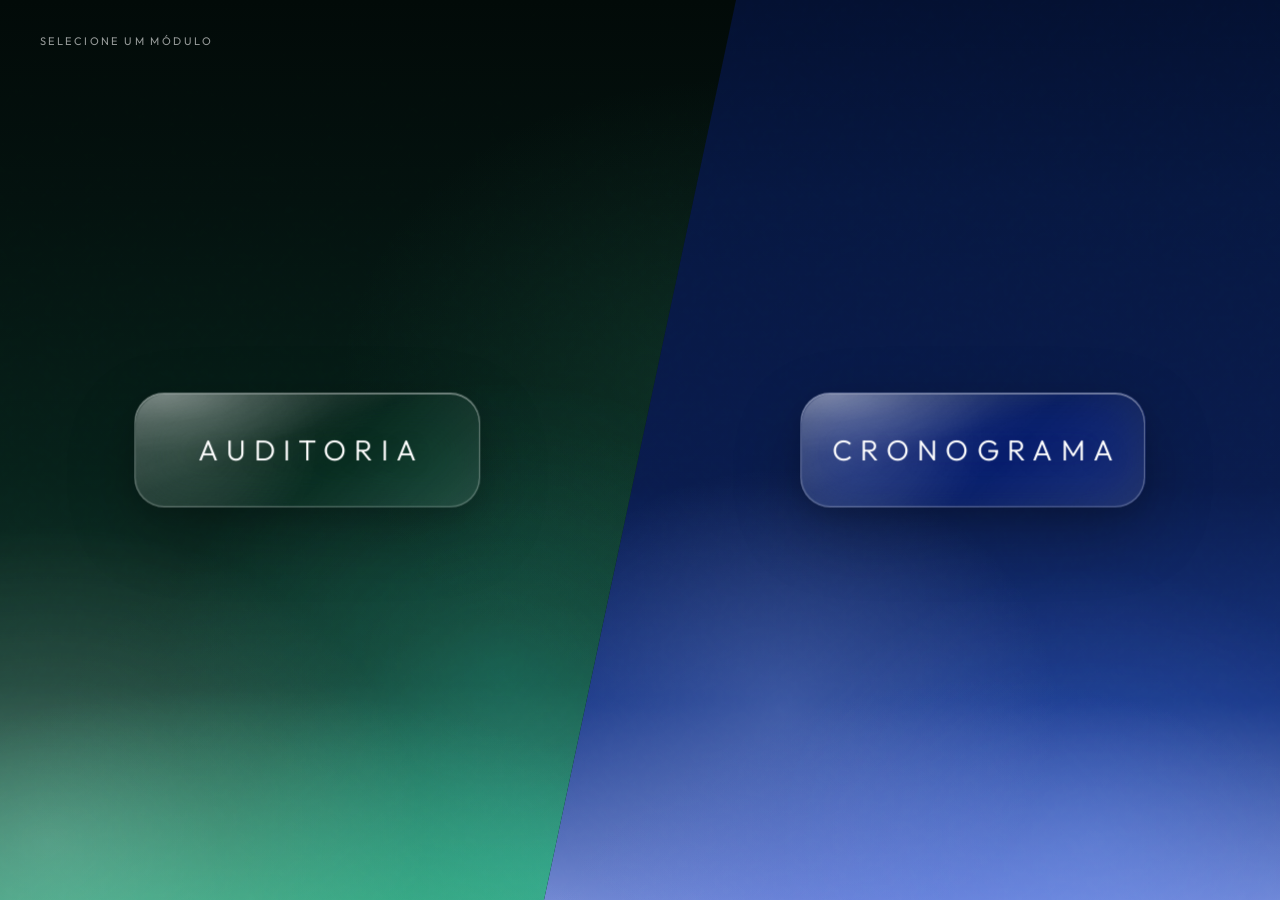
<file: modelos/01.tela_inicial.html>
<!DOCTYPE html>
<html lang="pt-BR">
<head>
  <meta charset="UTF-8" />
  <meta name="viewport" content="width=device-width, initial-scale=1.0" />
  <meta name="theme-color" content="#08142d" />
  <title>Auditoria • Cronograma</title>

  <link rel="preconnect" href="https://fonts.googleapis.com">
  <link rel="preconnect" href="https://fonts.gstatic.com" crossorigin>
  <link href="https://fonts.googleapis.com/css2?family=Outfit:wght@300;400;500;600&display=swap" rel="stylesheet">

  <style>
    @property --border-angle {
      syntax: "<angle>";
      initial-value: 0deg;
      inherits: false;
    }

    :root {
      --white: #ffffff;
      --ease-fluid: cubic-bezier(.16, 1, .3, 1);
    }

    * {
      box-sizing: border-box;
      margin: 0;
      padding: 0;
    }

    html,
    body {
      width: 100%;
      min-width: 980px;
      height: 100%;
      overflow: hidden;
      background: #08142d;
      color: var(--white);
      font-family: "Outfit", system-ui, -apple-system, BlinkMacSystemFont, "Segoe UI", sans-serif;
    }

    .home {
      position: relative;
      width: 100vw;
      height: 100vh;
      isolation: isolate;
      overflow: hidden;
      background: #08142d;
    }

    .panel {
      --panel-brightness: 1;
      position: absolute;
      inset: 0;
      display: grid;
      place-items: center;
      overflow: hidden;
      color: #fff;
      filter: brightness(var(--panel-brightness));
      transition: filter 700ms var(--ease-fluid);
    }

    .panel-green {
      z-index: 2;
      clip-path: polygon(0 0, 57.5% 0, 42.5% 100%, 0 100%);
      background:
        radial-gradient(62% 66% at 12% 92%, rgba(178, 255, 222, .96) 0%, rgba(46, 214, 155, .55) 28%, transparent 62%),
        radial-gradient(46% 50% at 39% 72%, rgba(42, 245, 215, .28) 0%, rgba(23, 142, 107, .08) 42%, transparent 68%),
        radial-gradient(32% 36% at 55% 42%, rgba(47, 135, 103, .18) 0%, transparent 70%),
        linear-gradient(180deg, #020a08 0%, #04120f 22%, #07211a 52%, #12382d 76%, #3d7c67 100%);
      background-size: 150% 150%, 145% 145%, 135% 135%, 100% 100%;
      background-position: 0% 0%, 25% 15%, 50% 40%, 50% 50%;
      animation: greenGradientMotion 12s ease-in-out infinite alternate;
    }

    .panel-blue {
      z-index: 1;
      clip-path: polygon(57.5% 0, 100% 0, 100% 100%, 42.5% 100%);
      background:
        radial-gradient(50% 58% at 14% 94%, rgba(221, 230, 255, .90) 0%, rgba(135, 158, 239, .48) 24%, transparent 58%),
        radial-gradient(42% 48% at 78% 88%, rgba(69, 105, 255, .90) 0%, rgba(65, 100, 230, .30) 26%, transparent 62%),
        radial-gradient(24% 30% at 57% 70%, rgba(171, 193, 255, .24) 0%, transparent 66%),
        linear-gradient(180deg, #041132 0%, #071842 22%, #0a1c4e 54%, #193786 78%, #7188d2 100%);
      background-size: 150% 150%, 145% 145%, 135% 135%, 100% 100%;
      background-position: 0% 0%, 80% 20%, 45% 45%, 50% 50%;
      animation: blueGradientMotion 13s ease-in-out infinite alternate;
    }

    /* Luzes difusas adicionais, agora com deslocamento mais perceptível */
    .panel::after {
      content: "";
      position: absolute;
      inset: -18%;
      pointer-events: none;
      opacity: .78;
      mix-blend-mode: screen;
      will-change: transform;
      animation: ambientDrift 9s ease-in-out infinite alternate;
    }

    .panel-green::after {
      background:
        radial-gradient(30% 36% at 16% 82%, rgba(213, 255, 240, .28) 0%, transparent 72%),
        radial-gradient(28% 34% at 42% 68%, rgba(55, 255, 218, .18) 0%, transparent 70%);
    }

    .panel-blue::after {
      background:
        radial-gradient(28% 34% at 18% 88%, rgba(255, 255, 255, .25) 0%, transparent 72%),
        radial-gradient(26% 32% at 76% 82%, rgba(74, 112, 255, .28) 0%, transparent 70%);
    }

    .panel::before {
      content: "";
      position: absolute;
      inset: -20%;
      pointer-events: none;
      opacity: .035;
      mix-blend-mode: soft-light;
      background-image:
        url("data:image/svg+xml,%3Csvg viewBox='0 0 180 180' xmlns='http://www.w3.org/2000/svg'%3E%3Cfilter id='n'%3E%3CfeTurbulence type='fractalNoise' baseFrequency='.9' numOctaves='4' stitchTiles='stitch'/%3E%3C/filter%3E%3Crect width='100%25' height='100%25' filter='url(%23n)' opacity='.9'/%3E%3C/svg%3E");
      animation: grain 7s steps(8) infinite;
    }

    .panel:hover {
      --panel-brightness: 1.025;
    }

    .panel-content {
      position: absolute;
      z-index: 5;
    }

    .panel-green .panel-content {
      left: 24%;
      top: 50%;
      transform: translate(-50%, -50%);
    }

    .panel-blue .panel-content {
      left: 76%;
      top: 50%;
      transform: translate(-50%, -50%);
    }

    .liquid-button {
      position: relative;
      width: clamp(300px, 27vw, 440px);
      height: clamp(96px, 9vw, 130px);
      display: grid;
      place-items: center;
      overflow: hidden;
      isolation: isolate;
      border: 1px solid rgba(255, 255, 255, .25);
      border-radius: 30px;
      color: #fff;
      text-decoration: none;

      /* Transparência e refração mais próximas de vidro */
      background:
        linear-gradient(
          135deg,
          rgba(255, 255, 255, .18) 0%,
          rgba(255, 255, 255, .075) 42%,
          rgba(255, 255, 255, .035) 58%,
          rgba(255, 255, 255, .11) 100%
        );

      box-shadow:
        inset 0 1px 0 rgba(255, 255, 255, .48),
        inset 0 -1px 0 rgba(255, 255, 255, .08),
        inset 1px 0 0 rgba(255, 255, 255, .10),
        inset -1px 0 0 rgba(255, 255, 255, .06),
        0 24px 70px rgba(0, 0, 0, .24),
        0 8px 24px rgba(0, 0, 0, .12);

      backdrop-filter: blur(30px) saturate(165%) contrast(104%);
      -webkit-backdrop-filter: blur(30px) saturate(165%) contrast(104%);

      transform: translateY(0) scale(1);
      transition:
        transform 550ms var(--ease-fluid),
        border-color 450ms ease,
        box-shadow 550ms var(--ease-fluid),
        background 450ms ease;
    }

    /* Reflexo principal do vidro */
    .liquid-button::before {
      content: "";
      position: absolute;
      inset: 1px;
      z-index: 0;
      border-radius: calc(30px - 1px);
      pointer-events: none;
      background:
        radial-gradient(90% 90% at 8% 0%, rgba(255, 255, 255, .30) 0%, rgba(255, 255, 255, .10) 28%, transparent 58%),
        linear-gradient(160deg, rgba(255, 255, 255, .12), transparent 46%);
      opacity: .88;
    }

    /* Mancha líquida interna: refração lenta dentro do vidro */
    .glass-flow {
      position: absolute;
      z-index: 1;
      left: -18%;
      top: -70%;
      width: 72%;
      height: 230%;
      border-radius: 50%;
      pointer-events: none;
      opacity: .34;
      filter: blur(18px);
      background:
        radial-gradient(circle, rgba(255, 255, 255, .28) 0%, rgba(255, 255, 255, .08) 48%, transparent 72%);
      transform: rotate(18deg);
      animation: glassFlow 7s ease-in-out infinite alternate;
    }

    /* Borda luminosa que percorre todo o contorno */
    .border-runner {
      position: absolute;
      inset: -1px;
      z-index: 4;
      border-radius: 31px;
      padding: 1.5px;
      pointer-events: none;
      opacity: 0;

      background:
        conic-gradient(
          from var(--border-angle),
          transparent 0deg,
          transparent 245deg,
          rgba(255, 255, 255, .05) 270deg,
          rgba(255, 255, 255, .96) 300deg,
          rgba(212, 239, 255, .58) 320deg,
          transparent 345deg,
          transparent 360deg
        );

      -webkit-mask:
        linear-gradient(#000 0 0) content-box,
        linear-gradient(#000 0 0);
      -webkit-mask-composite: xor;
      mask-composite: exclude;

      filter:
        drop-shadow(0 0 4px rgba(255, 255, 255, .72))
        drop-shadow(0 0 10px rgba(180, 224, 255, .26));

      animation: borderOrbit 3.4s linear infinite;
      transition: opacity 420ms ease;
    }

    /* Um brilho que cruza o vidro sem acompanhar o mouse */
    .glass-sheen {
      position: absolute;
      z-index: 2;
      inset: 0;
      border-radius: inherit;
      pointer-events: none;
      opacity: .22;
      background:
        linear-gradient(
          110deg,
          transparent 18%,
          rgba(255, 255, 255, .30) 46%,
          transparent 72%
        );
      transform: translateX(-120%) skewX(-14deg);
      transition: transform 950ms var(--ease-fluid);
    }

    .liquid-button:hover,
    .liquid-button:focus-visible {
      border-color: rgba(255, 255, 255, .46);
      background:
        linear-gradient(
          135deg,
          rgba(255, 255, 255, .22) 0%,
          rgba(255, 255, 255, .09) 42%,
          rgba(255, 255, 255, .045) 58%,
          rgba(255, 255, 255, .14) 100%
        );
      box-shadow:
        inset 0 1px 0 rgba(255, 255, 255, .58),
        inset 0 -1px 0 rgba(255, 255, 255, .10),
        inset 1px 0 0 rgba(255, 255, 255, .14),
        inset -1px 0 0 rgba(255, 255, 255, .08),
        0 28px 82px rgba(0, 0, 0, .28),
        0 0 24px rgba(221, 240, 255, .09);
      transform: translateY(-4px) scale(1.014);
      outline: none;
    }

    .liquid-button:hover .border-runner,
    .liquid-button:focus-visible .border-runner {
      opacity: .88;
    }

    .liquid-button:hover .glass-sheen,
    .liquid-button:focus-visible .glass-sheen {
      transform: translateX(120%) skewX(-14deg);
    }

    .button-label {
      position: relative;
      z-index: 5;
      font-size: clamp(26px, 2.25vw, 38px);
      font-weight: 300;
      letter-spacing: .29em;
      line-height: 1;
      text-transform: uppercase;
      text-indent: .29em;
      text-shadow:
        0 3px 22px rgba(0, 0, 0, .22),
        0 0 1px rgba(255, 255, 255, .32);
      user-select: none;
    }

    .corner-mark {
      position: absolute;
      z-index: 10;
      left: 40px;
      top: 34px;
      color: rgba(255, 255, 255, .58);
      font-size: 11px;
      font-weight: 400;
      letter-spacing: .22em;
      text-transform: uppercase;
      user-select: none;
    }

    @keyframes grain {
      0%, 100% { transform: translate(0, 0); }
      20% { transform: translate(-2%, 1%); }
      40% { transform: translate(1%, -2%); }
      60% { transform: translate(2%, 2%); }
      80% { transform: translate(-1%, -1%); }
    }

    @keyframes ambientDrift {
      0% {
        transform: translate3d(-7%, 4%, 0) scale(1.02);
      }
      50% {
        transform: translate3d(5%, -5%, 0) scale(1.12);
      }
      100% {
        transform: translate3d(9%, 3%, 0) scale(1.06);
      }
    }

    @keyframes greenGradientMotion {
      0% {
        background-position: 0% 8%, 12% 18%, 45% 35%, 50% 50%;
        transform: scale(1);
      }
      50% {
        background-position: 14% -2%, 32% 34%, 58% 46%, 50% 50%;
      }
      100% {
        background-position: 22% 15%, 4% 42%, 68% 28%, 50% 50%;
        transform: scale(1.025);
      }
    }

    @keyframes blueGradientMotion {
      0% {
        background-position: 2% 10%, 88% 18%, 48% 42%, 50% 50%;
        transform: scale(1);
      }
      50% {
        background-position: 18% -2%, 70% 36%, 60% 28%, 50% 50%;
      }
      100% {
        background-position: 28% 18%, 94% 48%, 42% 54%, 50% 50%;
        transform: scale(1.025);
      }
    }

    @keyframes glassFlow {
      0% {
        transform: translate3d(-4%, -2%, 0) rotate(18deg) scale(.96);
      }
      100% {
        transform: translate3d(28%, 5%, 0) rotate(24deg) scale(1.08);
      }
    }

    @keyframes borderOrbit {
      to {
        --border-angle: 360deg;
      }
    }

    @media (max-height: 720px) {
      .liquid-button {
        height: 96px;
        border-radius: 26px;
      }

      .liquid-button::before {
        border-radius: 25px;
      }

      .border-runner {
        border-radius: 27px;
      }

      .button-label {
        font-size: 29px;
      }
    }

    @media (prefers-reduced-motion: reduce) {
      *,
      *::before,
      *::after {
        animation-duration: .001ms !important;
        animation-iteration-count: 1 !important;
        transition-duration: .001ms !important;
      }
    }
  </style>
</head>

<body>
  <main class="home" aria-label="Tela inicial">
    <span class="corner-mark">Selecione um módulo</span>

    <section class="panel panel-green" aria-label="Área Auditoria">
      <div class="panel-content">
        <a class="liquid-button" href="#auditoria" aria-label="Abrir Auditoria">
          <span class="glass-flow" aria-hidden="true"></span>
          <span class="glass-sheen" aria-hidden="true"></span>
          <span class="border-runner" aria-hidden="true"></span>
          <span class="button-label">Auditoria</span>
        </a>
      </div>
    </section>

    <section class="panel panel-blue" aria-label="Área Cronograma">
      <div class="panel-content">
        <a class="liquid-button" href="#cronograma" aria-label="Abrir Cronograma">
          <span class="glass-flow" aria-hidden="true"></span>
          <span class="glass-sheen" aria-hidden="true"></span>
          <span class="border-runner" aria-hidden="true"></span>
          <span class="button-label">Cronograma</span>
        </a>
      </div>
    </section>
  </main>
</body>
</html>
</file>
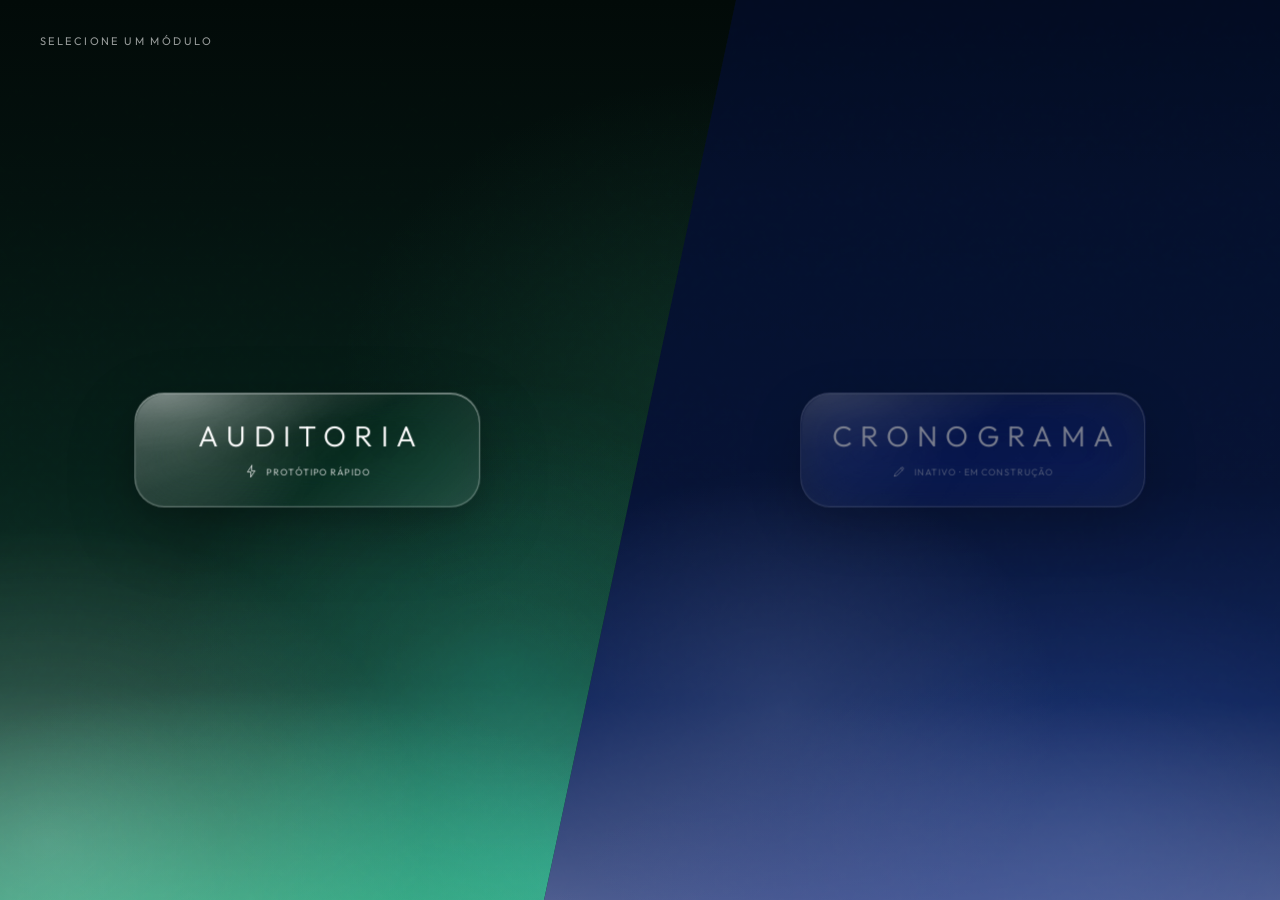
<file: modelos/01.tela_inicial_v2.html>
<!DOCTYPE html>
<html lang="pt-BR">
<head>
  <meta charset="UTF-8" />
  <meta name="viewport" content="width=device-width, initial-scale=1.0" />
  <meta name="theme-color" content="#08142d" />
  <title>Auditoria • Cronograma</title>

  <link rel="preconnect" href="https://fonts.googleapis.com">
  <link rel="preconnect" href="https://fonts.gstatic.com" crossorigin>
  <link href="https://fonts.googleapis.com/css2?family=Outfit:wght@300;400;500;600&display=swap" rel="stylesheet">

  <style>
    @property --border-angle {
      syntax: "<angle>";
      initial-value: 0deg;
      inherits: false;
    }

    :root {
      --white: #ffffff;
      --ease-fluid: cubic-bezier(.16, 1, .3, 1);
    }

    * {
      box-sizing: border-box;
      margin: 0;
      padding: 0;
    }

    html,
    body {
      width: 100%;
      min-width: 980px;
      height: 100%;
      overflow: hidden;
      background: #08142d;
      color: var(--white);
      font-family: "Outfit", system-ui, -apple-system, BlinkMacSystemFont, "Segoe UI", sans-serif;
    }

    .home {
      position: relative;
      width: 100vw;
      height: 100vh;
      isolation: isolate;
      overflow: hidden;
      background: #08142d;
    }

    .panel {
      --panel-brightness: 1;
      position: absolute;
      inset: 0;
      display: grid;
      place-items: center;
      overflow: hidden;
      color: #fff;
      filter: brightness(var(--panel-brightness));
      transition: filter 700ms var(--ease-fluid);
    }

    .panel-green {
      z-index: 2;
      clip-path: polygon(0 0, 57.5% 0, 42.5% 100%, 0 100%);
      background:
        radial-gradient(62% 66% at 12% 92%, rgba(178, 255, 222, .96) 0%, rgba(46, 214, 155, .55) 28%, transparent 62%),
        radial-gradient(46% 50% at 39% 72%, rgba(42, 245, 215, .28) 0%, rgba(23, 142, 107, .08) 42%, transparent 68%),
        radial-gradient(32% 36% at 55% 42%, rgba(47, 135, 103, .18) 0%, transparent 70%),
        linear-gradient(180deg, #020a08 0%, #04120f 22%, #07211a 52%, #12382d 76%, #3d7c67 100%);
      background-size: 150% 150%, 145% 145%, 135% 135%, 100% 100%;
      background-position: 0% 0%, 25% 15%, 50% 40%, 50% 50%;
      animation: greenGradientMotion 12s ease-in-out infinite alternate;
    }

    .panel-blue {
      z-index: 1;
      clip-path: polygon(57.5% 0, 100% 0, 100% 100%, 42.5% 100%);
      background:
        radial-gradient(50% 58% at 14% 94%, rgba(221, 230, 255, .90) 0%, rgba(135, 158, 239, .48) 24%, transparent 58%),
        radial-gradient(42% 48% at 78% 88%, rgba(69, 105, 255, .90) 0%, rgba(65, 100, 230, .30) 26%, transparent 62%),
        radial-gradient(24% 30% at 57% 70%, rgba(171, 193, 255, .24) 0%, transparent 66%),
        linear-gradient(180deg, #041132 0%, #071842 22%, #0a1c4e 54%, #193786 78%, #7188d2 100%);
      background-size: 150% 150%, 145% 145%, 135% 135%, 100% 100%;
      background-position: 0% 0%, 80% 20%, 45% 45%, 50% 50%;
      animation: blueGradientMotion 13s ease-in-out infinite alternate;
    }

    /* Luzes difusas adicionais, agora com deslocamento mais perceptível */
    .panel::after {
      content: "";
      position: absolute;
      inset: -18%;
      pointer-events: none;
      opacity: .78;
      mix-blend-mode: screen;
      will-change: transform;
      animation: ambientDrift 9s ease-in-out infinite alternate;
    }

    .panel-green::after {
      background:
        radial-gradient(30% 36% at 16% 82%, rgba(213, 255, 240, .28) 0%, transparent 72%),
        radial-gradient(28% 34% at 42% 68%, rgba(55, 255, 218, .18) 0%, transparent 70%);
    }

    .panel-blue::after {
      background:
        radial-gradient(28% 34% at 18% 88%, rgba(255, 255, 255, .25) 0%, transparent 72%),
        radial-gradient(26% 32% at 76% 82%, rgba(74, 112, 255, .28) 0%, transparent 70%);
    }

    .panel::before {
      content: "";
      position: absolute;
      inset: -20%;
      pointer-events: none;
      opacity: .035;
      mix-blend-mode: soft-light;
      background-image:
        url("data:image/svg+xml,%3Csvg viewBox='0 0 180 180' xmlns='http://www.w3.org/2000/svg'%3E%3Cfilter id='n'%3E%3CfeTurbulence type='fractalNoise' baseFrequency='.9' numOctaves='4' stitchTiles='stitch'/%3E%3C/filter%3E%3Crect width='100%25' height='100%25' filter='url(%23n)' opacity='.9'/%3E%3C/svg%3E");
      animation: grain 7s steps(8) infinite;
    }

    .panel:hover {
      --panel-brightness: 1.025;
    }

    .panel-blue,
    .panel-blue:hover {
      --panel-brightness: .68;
    }

    .panel-content {
      position: absolute;
      z-index: 5;
    }

    .panel-green .panel-content {
      left: 24%;
      top: 50%;
      transform: translate(-50%, -50%);
    }

    .panel-blue .panel-content {
      left: 76%;
      top: 50%;
      transform: translate(-50%, -50%);
    }

    .liquid-button {
      position: relative;
      width: clamp(300px, 27vw, 440px);
      height: clamp(96px, 9vw, 130px);
      display: grid;
      place-items: center;
      overflow: hidden;
      isolation: isolate;
      border: 1px solid rgba(255, 255, 255, .25);
      border-radius: 30px;
      color: #fff;
      text-decoration: none;

      /* Transparência e refração mais próximas de vidro */
      background:
        linear-gradient(
          135deg,
          rgba(255, 255, 255, .18) 0%,
          rgba(255, 255, 255, .075) 42%,
          rgba(255, 255, 255, .035) 58%,
          rgba(255, 255, 255, .11) 100%
        );

      box-shadow:
        inset 0 1px 0 rgba(255, 255, 255, .48),
        inset 0 -1px 0 rgba(255, 255, 255, .08),
        inset 1px 0 0 rgba(255, 255, 255, .10),
        inset -1px 0 0 rgba(255, 255, 255, .06),
        0 24px 70px rgba(0, 0, 0, .24),
        0 8px 24px rgba(0, 0, 0, .12);

      backdrop-filter: blur(30px) saturate(165%) contrast(104%);
      -webkit-backdrop-filter: blur(30px) saturate(165%) contrast(104%);

      transform: translateY(0) scale(1);
      transition:
        transform 550ms var(--ease-fluid),
        border-color 450ms ease,
        box-shadow 550ms var(--ease-fluid),
        background 450ms ease;
    }

    /* Reflexo principal do vidro */
    .liquid-button::before {
      content: "";
      position: absolute;
      inset: 1px;
      z-index: 0;
      border-radius: calc(30px - 1px);
      pointer-events: none;
      background:
        radial-gradient(90% 90% at 8% 0%, rgba(255, 255, 255, .30) 0%, rgba(255, 255, 255, .10) 28%, transparent 58%),
        linear-gradient(160deg, rgba(255, 255, 255, .12), transparent 46%);
      opacity: .88;
    }

    /* Mancha líquida interna: refração lenta dentro do vidro */
    .glass-flow {
      position: absolute;
      z-index: 1;
      left: -18%;
      top: -70%;
      width: 72%;
      height: 230%;
      border-radius: 50%;
      pointer-events: none;
      opacity: .34;
      filter: blur(18px);
      background:
        radial-gradient(circle, rgba(255, 255, 255, .28) 0%, rgba(255, 255, 255, .08) 48%, transparent 72%);
      transform: rotate(18deg);
      animation: glassFlow 7s ease-in-out infinite alternate;
    }

    /* Borda luminosa que percorre todo o contorno */
    .border-runner {
      position: absolute;
      inset: -1px;
      z-index: 4;
      border-radius: 31px;
      padding: 1.5px;
      pointer-events: none;
      opacity: 0;

      background:
        conic-gradient(
          from var(--border-angle),
          transparent 0deg,
          transparent 245deg,
          rgba(255, 255, 255, .05) 270deg,
          rgba(255, 255, 255, .96) 300deg,
          rgba(212, 239, 255, .58) 320deg,
          transparent 345deg,
          transparent 360deg
        );

      -webkit-mask:
        linear-gradient(#000 0 0) content-box,
        linear-gradient(#000 0 0);
      -webkit-mask-composite: xor;
      mask-composite: exclude;

      filter:
        drop-shadow(0 0 4px rgba(255, 255, 255, .72))
        drop-shadow(0 0 10px rgba(180, 224, 255, .26));

      animation: borderOrbit 3.4s linear infinite;
      transition: opacity 420ms ease;
    }

    /* Um brilho que cruza o vidro sem acompanhar o mouse */
    .glass-sheen {
      position: absolute;
      z-index: 2;
      inset: 0;
      border-radius: inherit;
      pointer-events: none;
      opacity: .22;
      background:
        linear-gradient(
          110deg,
          transparent 18%,
          rgba(255, 255, 255, .30) 46%,
          transparent 72%
        );
      transform: translateX(-120%) skewX(-14deg);
      transition: transform 950ms var(--ease-fluid);
    }

    .liquid-button:hover,
    .liquid-button:focus-visible {
      border-color: rgba(255, 255, 255, .46);
      background:
        linear-gradient(
          135deg,
          rgba(255, 255, 255, .22) 0%,
          rgba(255, 255, 255, .09) 42%,
          rgba(255, 255, 255, .045) 58%,
          rgba(255, 255, 255, .14) 100%
        );
      box-shadow:
        inset 0 1px 0 rgba(255, 255, 255, .58),
        inset 0 -1px 0 rgba(255, 255, 255, .10),
        inset 1px 0 0 rgba(255, 255, 255, .14),
        inset -1px 0 0 rgba(255, 255, 255, .08),
        0 28px 82px rgba(0, 0, 0, .28),
        0 0 24px rgba(221, 240, 255, .09);
      transform: translateY(-4px) scale(1.014);
      outline: none;
    }

    .liquid-button:hover .border-runner,
    .liquid-button:focus-visible .border-runner {
      opacity: .88;
    }

    .liquid-button:hover .glass-sheen,
    .liquid-button:focus-visible .glass-sheen {
      transform: translateX(120%) skewX(-14deg);
    }

    .button-label {
      position: relative;
      z-index: 5;
      font-size: clamp(26px, 2.25vw, 38px);
      font-weight: 300;
      letter-spacing: .29em;
      line-height: 1;
      text-transform: uppercase;
      text-indent: .29em;
      text-shadow:
        0 3px 22px rgba(0, 0, 0, .22),
        0 0 1px rgba(255, 255, 255, .32);
      user-select: none;
    }

    .button-copy {
      position: relative;
      z-index: 5;
      display: flex;
      flex-direction: column;
      align-items: center;
      justify-content: center;
      gap: 15px;
    }

    .button-meta {
      display: flex;
      align-items: center;
      justify-content: center;
      gap: 8px;
      color: rgba(255, 255, 255, .72);
      font-size: clamp(9px, .72vw, 11px);
      font-weight: 400;
      letter-spacing: .1em;
      line-height: 1;
      text-transform: uppercase;
      white-space: nowrap;
      user-select: none;
    }

    .button-meta svg {
      width: 14px;
      height: 14px;
      flex: 0 0 auto;
      fill: none;
      stroke: currentColor;
      stroke-linecap: round;
      stroke-linejoin: round;
      stroke-width: 1.7;
    }

    .liquid-button[aria-disabled="true"] {
      cursor: not-allowed;
      pointer-events: none;
      color: rgba(255, 255, 255, .54);
      border-color: rgba(255, 255, 255, .16);
      background: linear-gradient(
        135deg,
        rgba(255, 255, 255, .11) 0%,
        rgba(255, 255, 255, .045) 48%,
        rgba(255, 255, 255, .07) 100%
      );
      box-shadow:
        inset 0 1px 0 rgba(255, 255, 255, .25),
        inset 0 -1px 0 rgba(255, 255, 255, .05),
        0 18px 54px rgba(0, 0, 0, .19);
    }

    .liquid-button[aria-disabled="true"]::before {
      opacity: .42;
    }

    .liquid-button[aria-disabled="true"] .button-meta {
      color: rgba(255, 255, 255, .40);
    }

    .liquid-button[aria-disabled="true"] .glass-flow {
      opacity: .12;
      animation-play-state: paused;
    }

    .corner-mark {
      position: absolute;
      z-index: 10;
      left: 40px;
      top: 34px;
      color: rgba(255, 255, 255, .58);
      font-size: 11px;
      font-weight: 400;
      letter-spacing: .22em;
      text-transform: uppercase;
      user-select: none;
    }

    @keyframes grain {
      0%, 100% { transform: translate(0, 0); }
      20% { transform: translate(-2%, 1%); }
      40% { transform: translate(1%, -2%); }
      60% { transform: translate(2%, 2%); }
      80% { transform: translate(-1%, -1%); }
    }

    @keyframes ambientDrift {
      0% {
        transform: translate3d(-7%, 4%, 0) scale(1.02);
      }
      50% {
        transform: translate3d(5%, -5%, 0) scale(1.12);
      }
      100% {
        transform: translate3d(9%, 3%, 0) scale(1.06);
      }
    }

    @keyframes greenGradientMotion {
      0% {
        background-position: 0% 8%, 12% 18%, 45% 35%, 50% 50%;
        transform: scale(1);
      }
      50% {
        background-position: 14% -2%, 32% 34%, 58% 46%, 50% 50%;
      }
      100% {
        background-position: 22% 15%, 4% 42%, 68% 28%, 50% 50%;
        transform: scale(1.025);
      }
    }

    @keyframes blueGradientMotion {
      0% {
        background-position: 2% 10%, 88% 18%, 48% 42%, 50% 50%;
        transform: scale(1);
      }
      50% {
        background-position: 18% -2%, 70% 36%, 60% 28%, 50% 50%;
      }
      100% {
        background-position: 28% 18%, 94% 48%, 42% 54%, 50% 50%;
        transform: scale(1.025);
      }
    }

    @keyframes glassFlow {
      0% {
        transform: translate3d(-4%, -2%, 0) rotate(18deg) scale(.96);
      }
      100% {
        transform: translate3d(28%, 5%, 0) rotate(24deg) scale(1.08);
      }
    }

    @keyframes borderOrbit {
      to {
        --border-angle: 360deg;
      }
    }

    @media (max-height: 720px) {
      .liquid-button {
        height: 96px;
        border-radius: 26px;
      }

      .liquid-button::before {
        border-radius: 25px;
      }

      .border-runner {
        border-radius: 27px;
      }

      .button-label {
        font-size: 29px;
      }
    }

    @media (prefers-reduced-motion: reduce) {
      *,
      *::before,
      *::after {
        animation-duration: .001ms !important;
        animation-iteration-count: 1 !important;
        transition-duration: .001ms !important;
      }
    }
  </style>
</head>

<body>
  <main class="home" aria-label="Tela inicial">
    <span class="corner-mark">Selecione um módulo</span>

    <section class="panel panel-green" aria-label="Área Auditoria">
      <div class="panel-content">
        <a class="liquid-button" href="#auditoria" aria-label="Abrir Auditoria">
          <span class="glass-flow" aria-hidden="true"></span>
          <span class="glass-sheen" aria-hidden="true"></span>
          <span class="border-runner" aria-hidden="true"></span>
          <span class="button-copy">
            <span class="button-label">Auditoria</span>
            <span class="button-meta">
              <svg viewBox="0 0 24 24" aria-hidden="true">
                <path d="M13 2 5.5 13h6l-.5 9L18.5 11h-6L13 2Z"></path>
              </svg>
              <span>Protótipo rápido</span>
            </span>
          </span>
        </a>
      </div>
    </section>

    <section class="panel panel-blue" aria-label="Área Cronograma">
      <div class="panel-content">
        <a class="liquid-button" aria-label="Cronograma inativo, em construção" aria-disabled="true" tabindex="-1">
          <span class="glass-flow" aria-hidden="true"></span>
          <span class="glass-sheen" aria-hidden="true"></span>
          <span class="border-runner" aria-hidden="true"></span>
          <span class="button-copy">
            <span class="button-label">Cronograma</span>
            <span class="button-meta">
              <svg viewBox="0 0 24 24" aria-hidden="true">
                <path d="m4 20 4.25-1 10.5-10.5a2.12 2.12 0 0 0-3-3L5.25 16 4 20Z"></path>
                <path d="m14.5 6.75 3 3"></path>
              </svg>
              <span>Inativo · em construção</span>
            </span>
          </span>
        </a>
      </div>
    </section>
  </main>
</body>
</html>
</file>
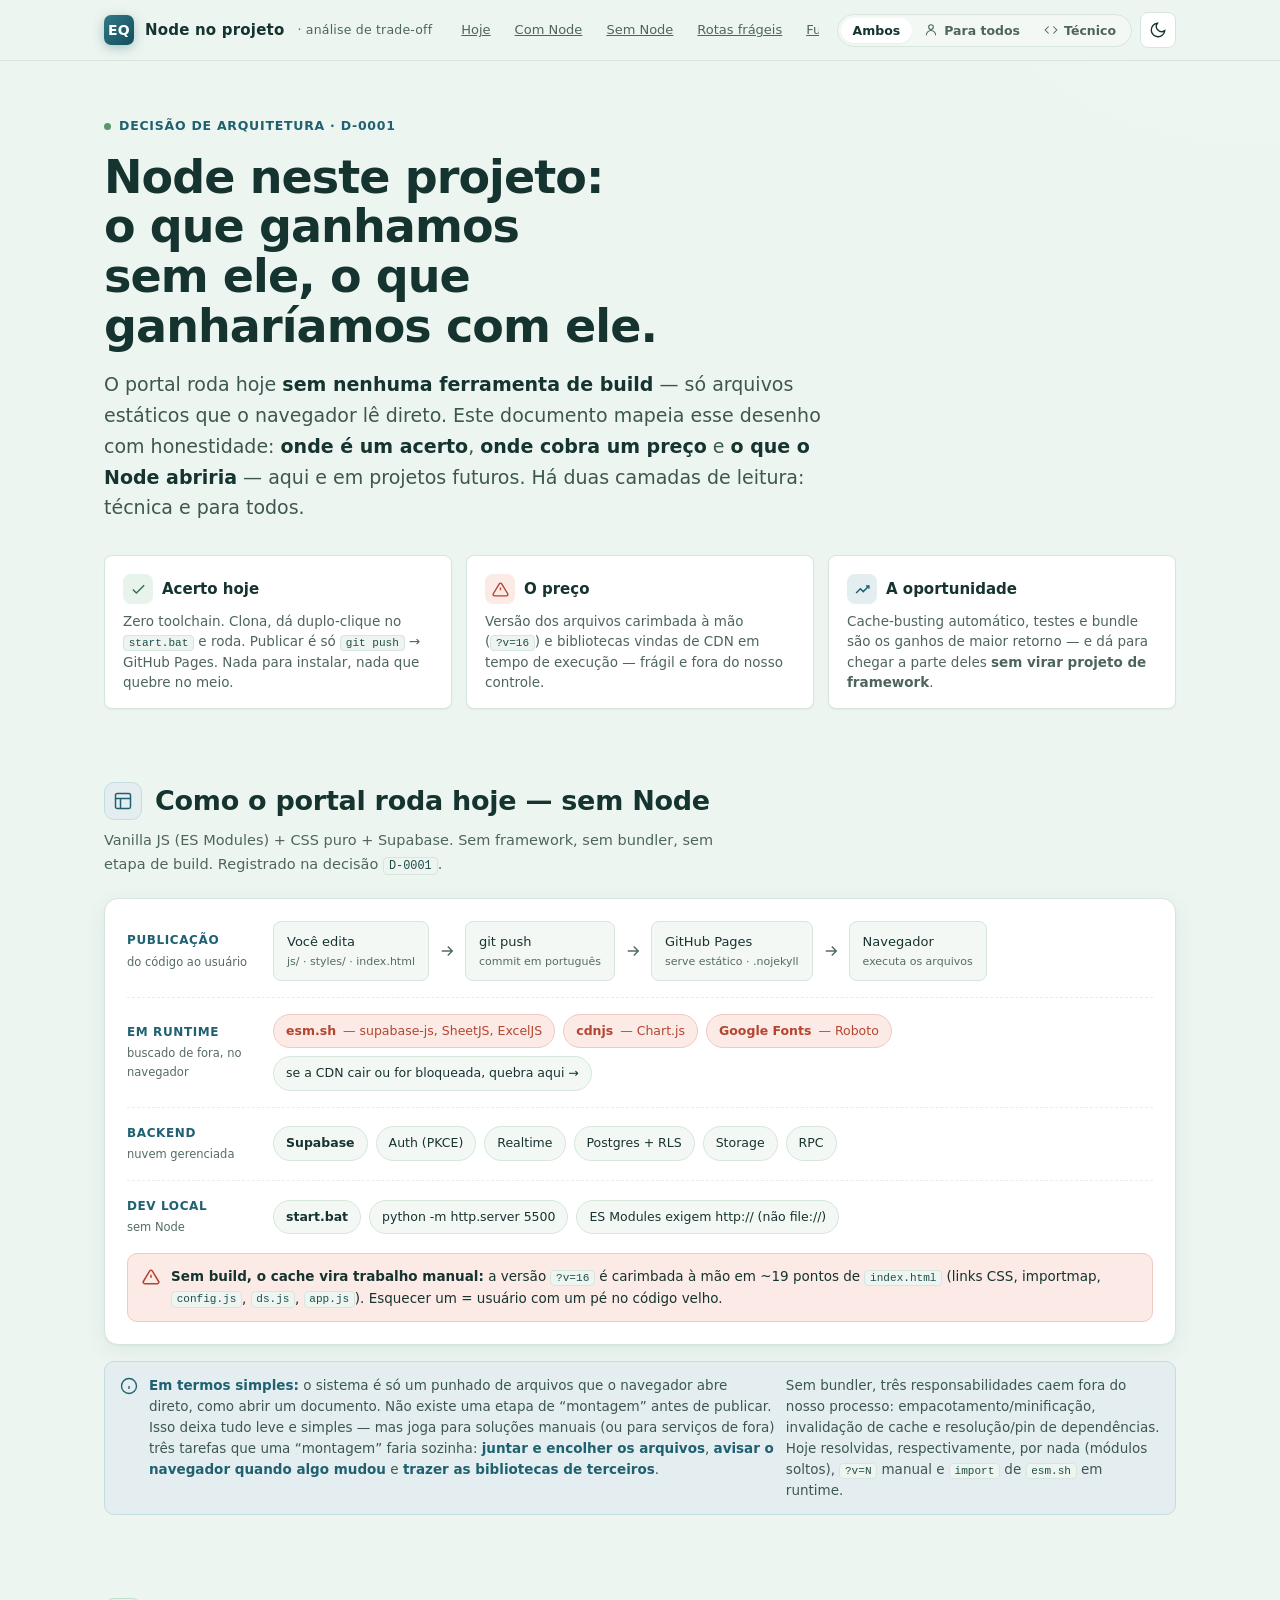
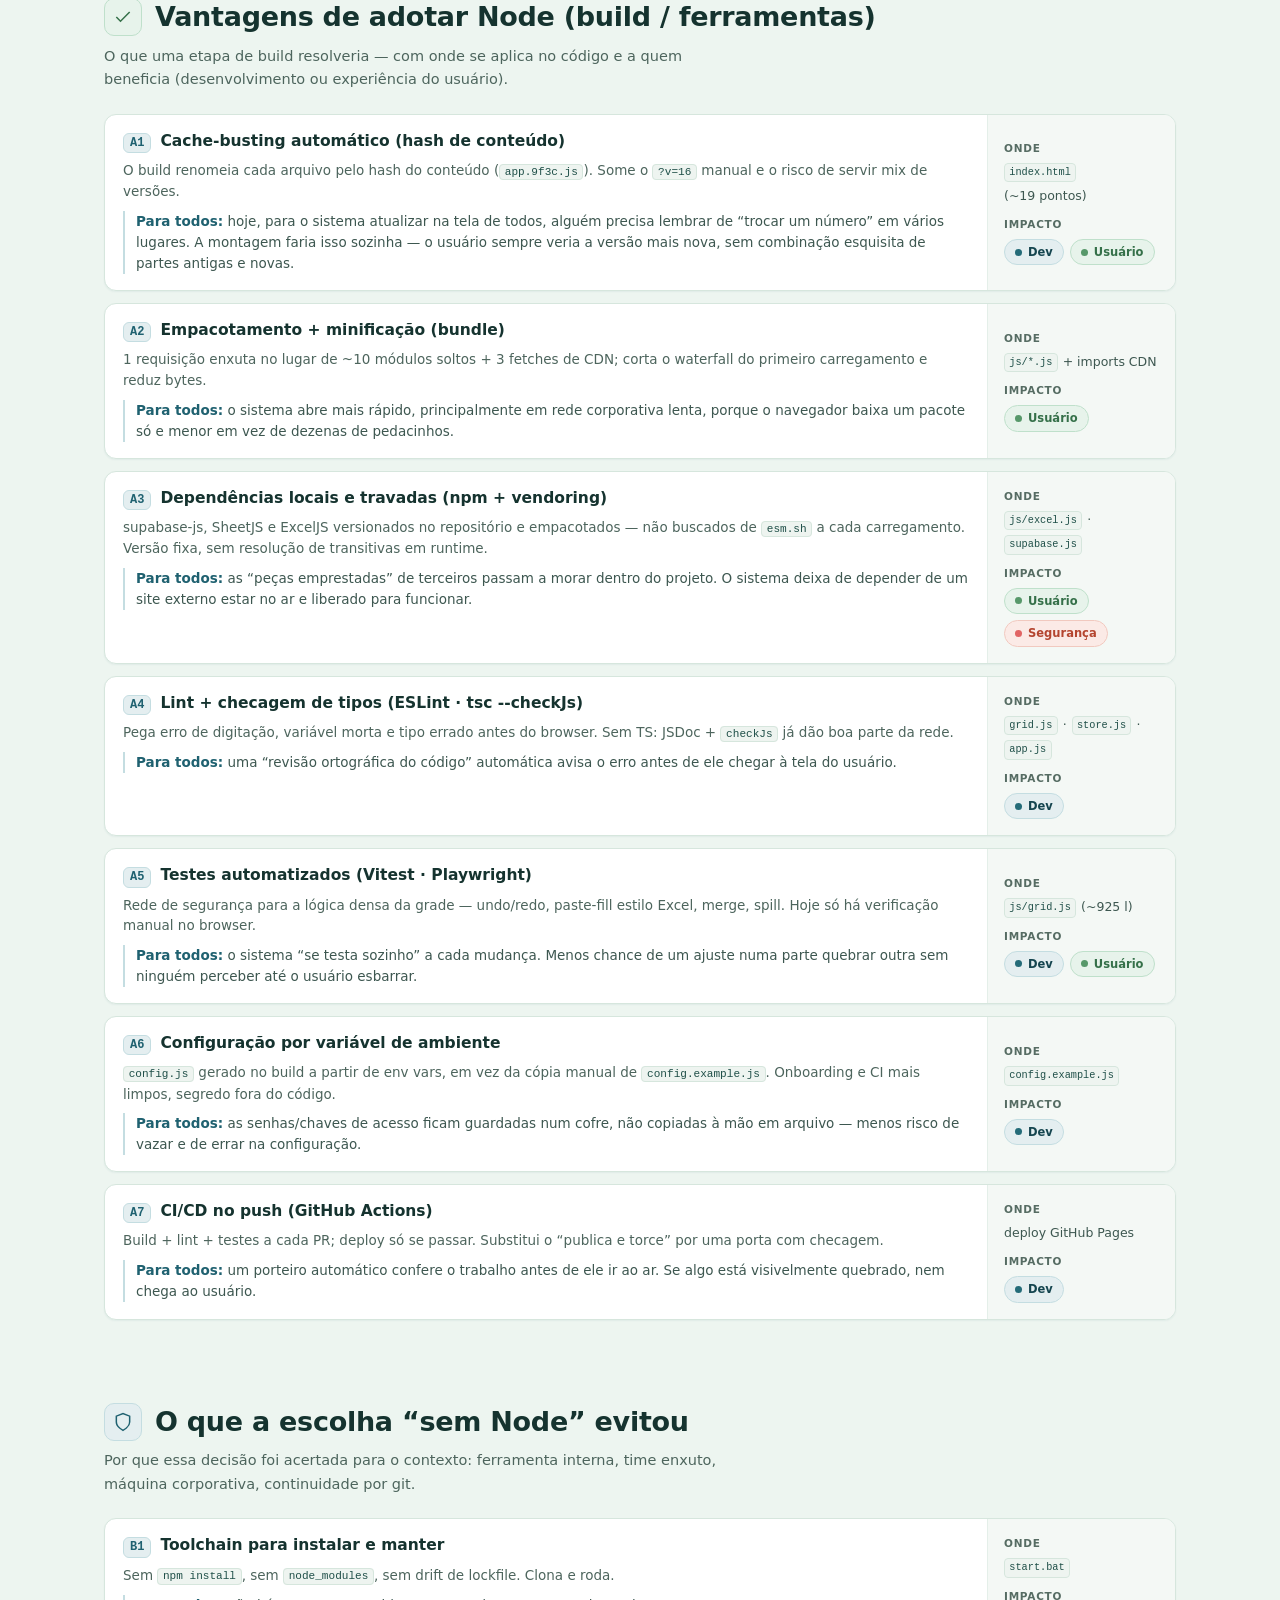
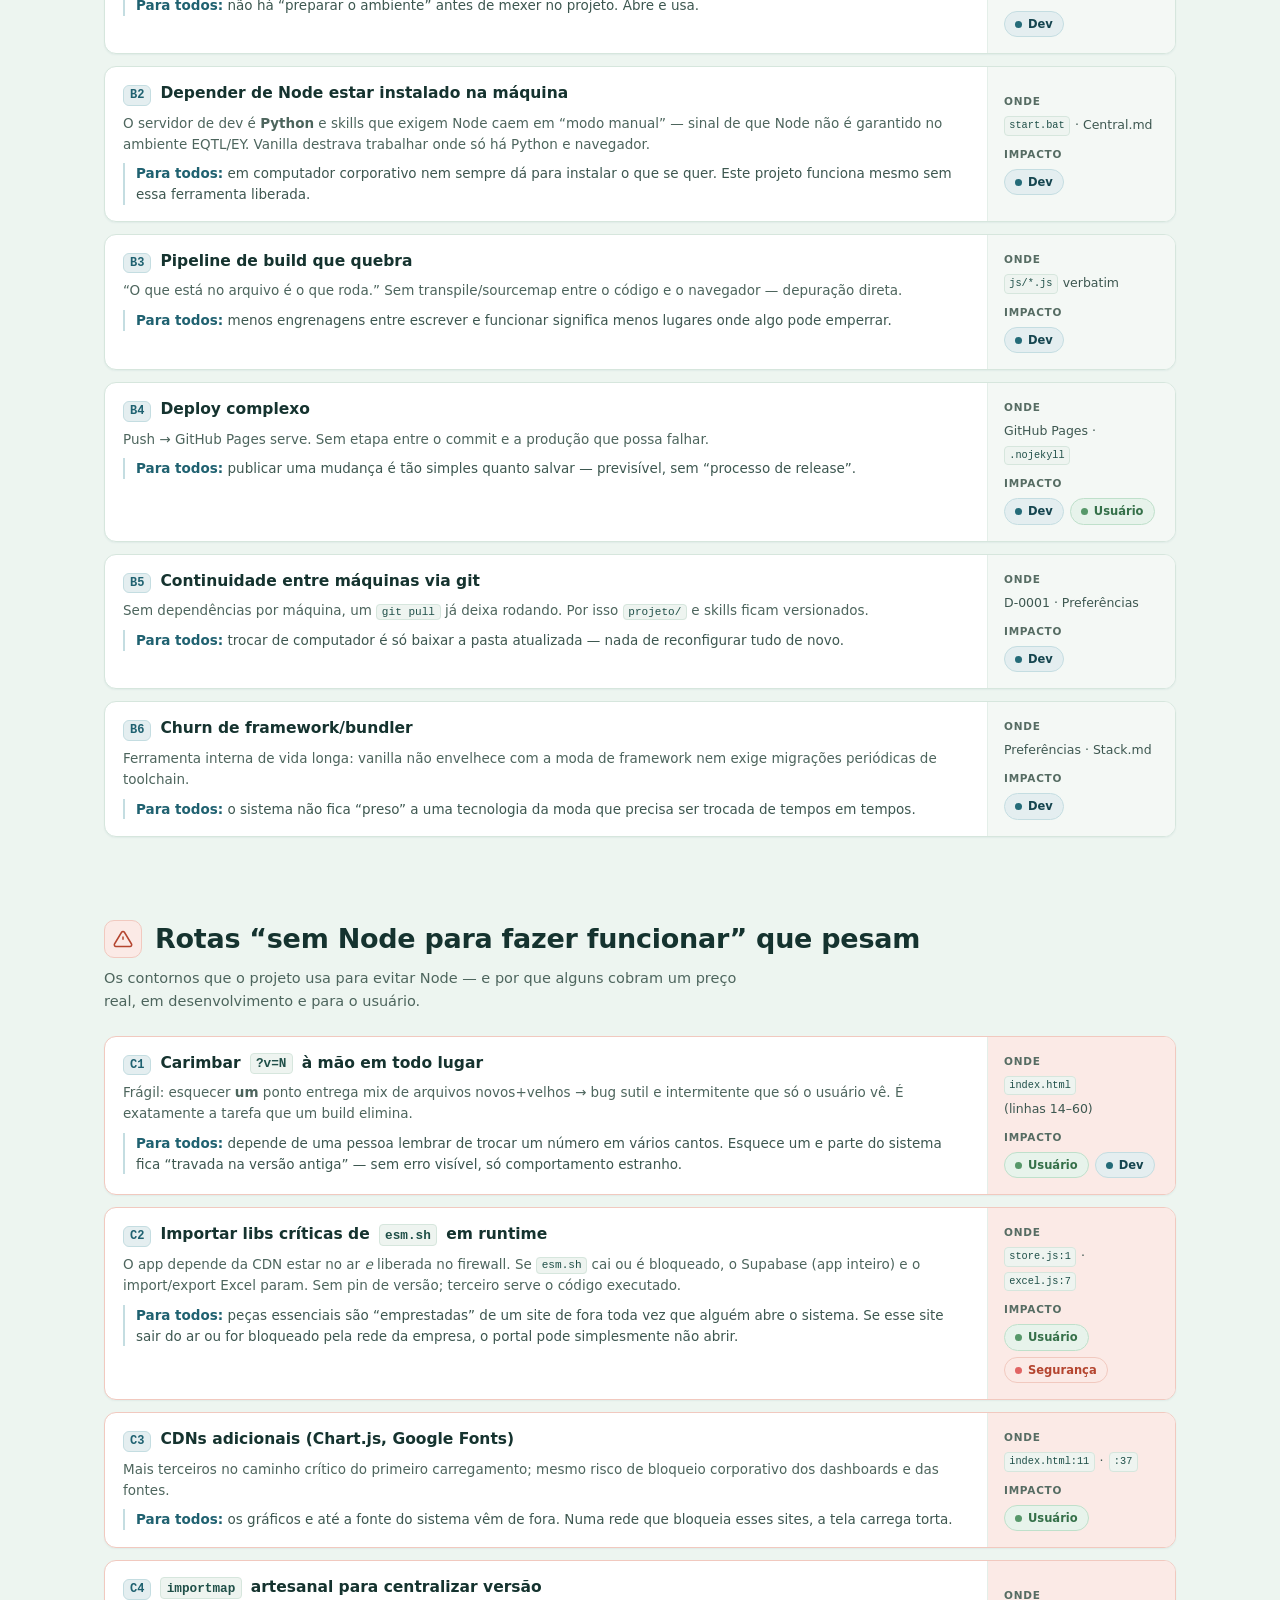
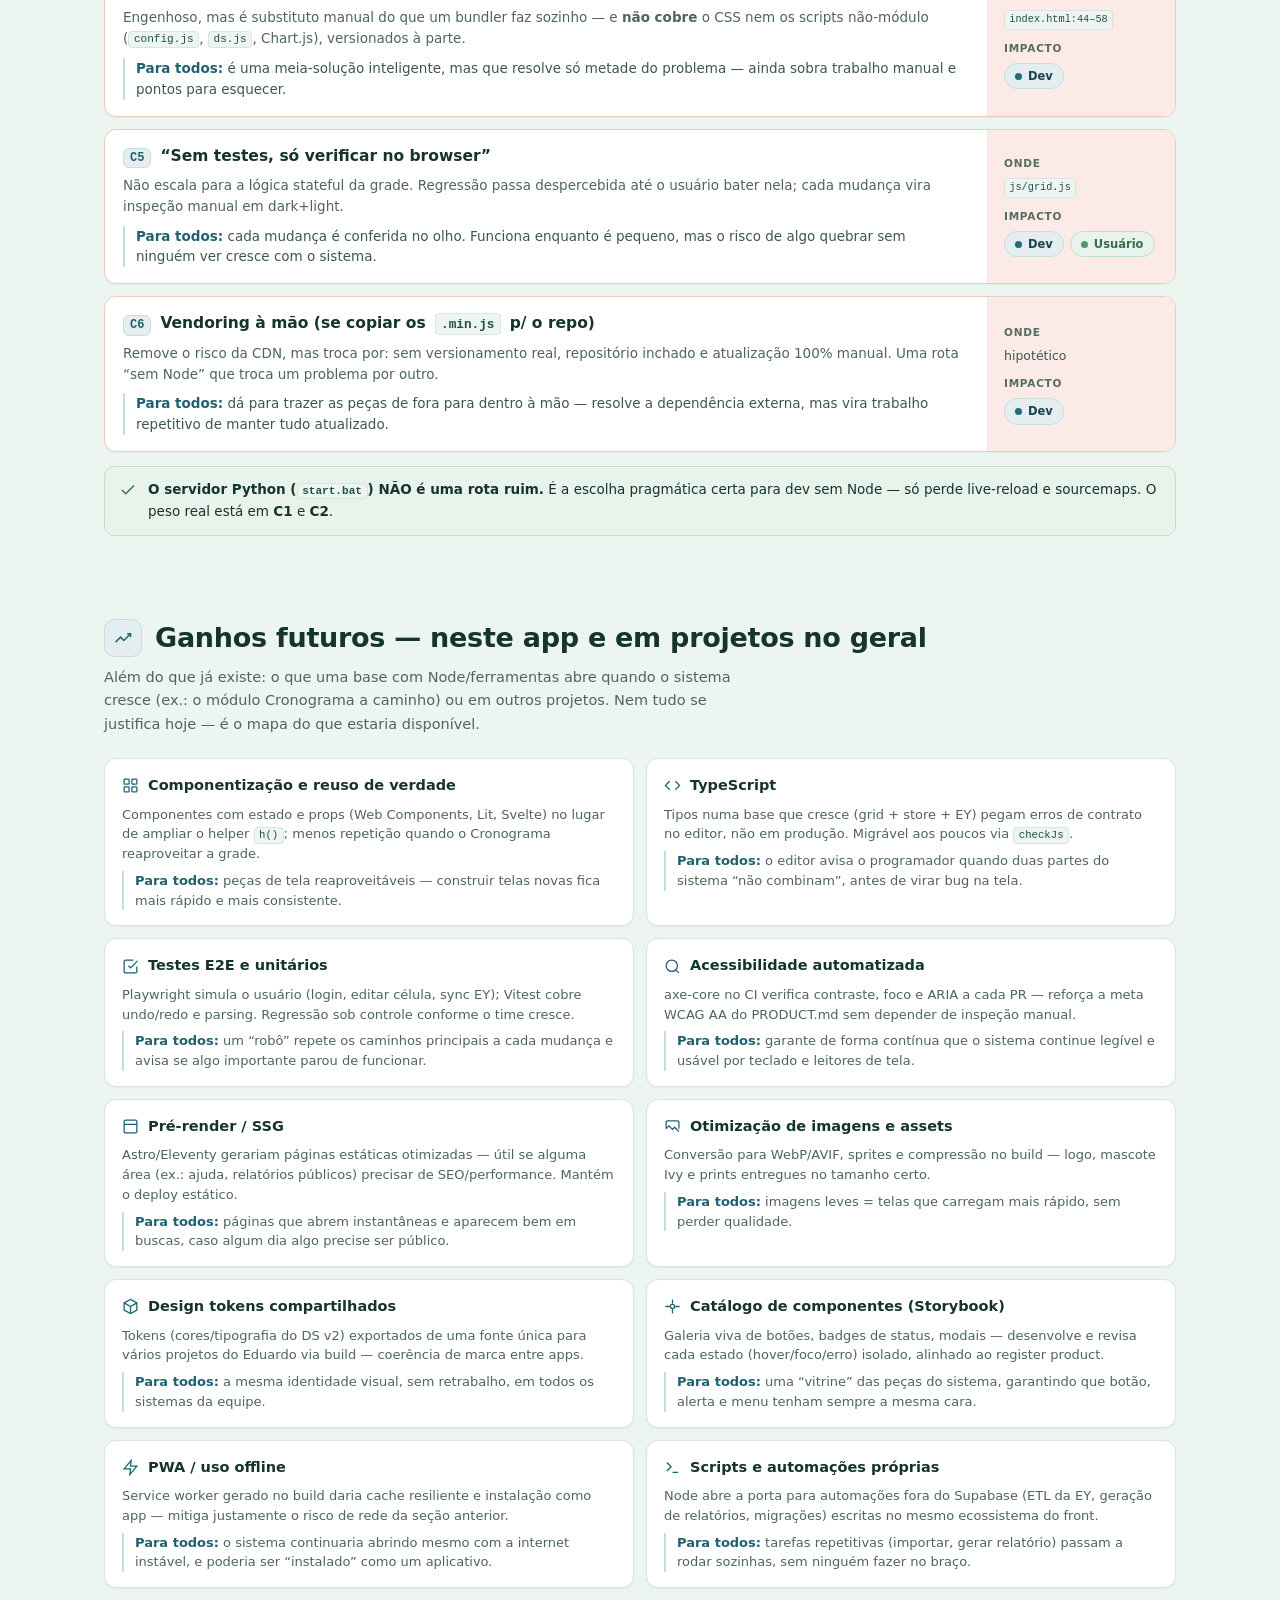
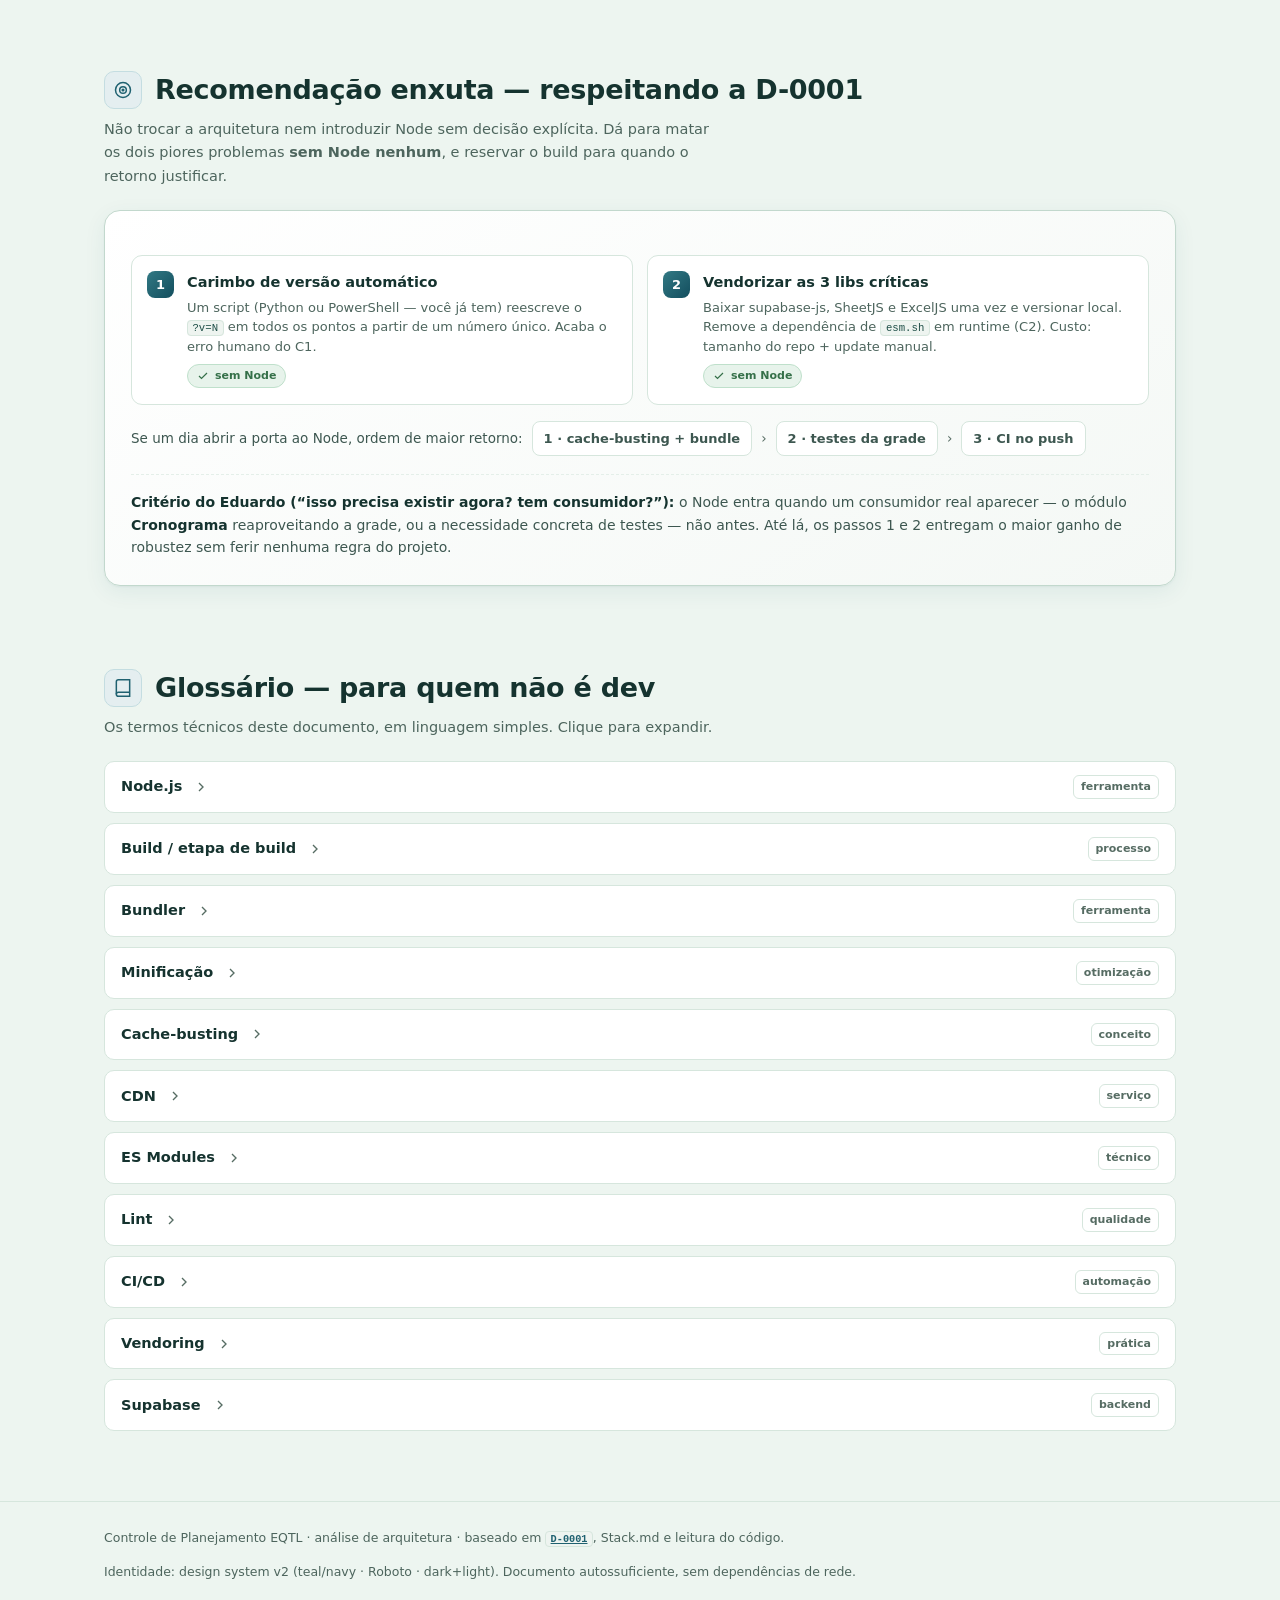
<file: modelos/analise_node_no_projeto.html>
<!DOCTYPE html>
<html lang="pt-BR" data-theme="light">
<head>
<meta charset="utf-8" />
<meta name="viewport" content="width=device-width, initial-scale=1" />
<title>Node neste projeto · trade-off · Controle de Planejamento EQTL</title>
<style>
/* ====================================================================
   Identidade herdada do design system do app (styles/design-system.css):
   teal/navy institucional, Roboto, dark+light via data-theme, claro padrão.
   Documento 100% autossuficiente — SEM fontes/CSS/JS de rede, de propósito
   (o próprio texto critica a dependência de CDN em runtime).
   ==================================================================== */
:root{
  --blue:#246b78; --blue2:#134e5e; --cyan:#327984;
  --green:#71b280; --green2:#57986a; --red:#e16464;
  --font:'Roboto','Segoe UI',-apple-system,BlinkMacSystemFont,system-ui,Arial,sans-serif;
  --mono:'Cascadia Code','Consolas','SF Mono',ui-monospace,monospace;
  --radius:8px; --radius-sm:6px;
  --z-nav:100;
  --maxw:1120px;
}
[data-theme="light"]{
  --bg:#edf5f0; --bg-grad-a:#e7f1ec; --bg-grad-b:#eef6f1;
  --surface:#ffffff; --surface-2:#f4f8f5; --surface-3:#eaf2ed;
  --ink:#15332f; --ink-2:#3d5750; --muted:#4d655d; --dim:#566c63;
  --border:#d6e6dd; --border-strong:#c2d8cd; --divider:#e4efe9;
  --shadow:0 1px 2px rgba(19,78,94,.05),0 6px 22px rgba(19,78,94,.07);
  --shadow-sm:0 1px 2px rgba(19,78,94,.06);
  --accent:#1f6170; --accent-ink:#15454f;
  --pos:#357049; --pos-bg:#e7f3eb; --pos-bd:#bfe0cb;
  --warn:#b4452f; --warn-bg:#fbeae6; --warn-bd:#f1c9bf;
  --info:#1f6170; --info-bg:#e4eef0; --info-bd:#c4dde1;
  --code-bg:#eef4f0; --code-ink:#1f4f48;
}
[data-theme="dark"]{
  --bg:#071b20; --bg-grad-a:#0a2329; --bg-grad-b:#06171c;
  --surface:#10343d; --surface-2:#0d2b33; --surface-3:#0b2730;
  --ink:#f0f7f4; --ink-2:#cfe2db; --muted:#9ab9b1; --dim:#8ca99f;
  --border:rgba(113,178,128,.18); --border-strong:rgba(113,178,128,.30); --divider:rgba(113,178,128,.10);
  --shadow:0 2px 6px rgba(0,0,0,.30),0 14px 40px rgba(0,0,0,.32);
  --shadow-sm:0 1px 3px rgba(0,0,0,.35);
  --accent:#7fc3cf; --accent-ink:#a7d8e0;
  --pos:#8fd3a3; --pos-bg:rgba(113,178,128,.12); --pos-bd:rgba(113,178,128,.30);
  --warn:#f0a08e; --warn-bg:rgba(225,100,100,.12); --warn-bd:rgba(225,100,100,.32);
  --info:#8fcad6; --info-bg:rgba(50,121,132,.16); --info-bd:rgba(50,121,132,.36);
  --code-bg:#0b2a31; --code-ink:#bfe0cb;
}
*{margin:0;padding:0;box-sizing:border-box}
html{scroll-behavior:smooth}
@media (prefers-reduced-motion:reduce){html{scroll-behavior:auto}}
body{
  font-family:var(--font); background:var(--bg); color:var(--ink);
  font-size:15px; line-height:1.62; -webkit-font-smoothing:antialiased;
  background-image:
    radial-gradient(1200px 600px at 12% -8%,var(--bg-grad-a),transparent 60%),
    radial-gradient(1000px 520px at 100% 0%,var(--bg-grad-b),transparent 55%);
  background-repeat:no-repeat;
  transition:background-color .3s ease,color .3s ease;
}
::selection{background:rgba(36,107,120,.22)}
a{color:inherit}
code,.mono{font-family:var(--mono);font-size:.86em}
.file{
  font-family:var(--mono);font-size:.82em;
  background:var(--code-bg);color:var(--code-ink);
  padding:.1em .42em;border-radius:4px;border:1px solid var(--border);
  white-space:nowrap;
}
.wrap{max-width:var(--maxw);margin:0 auto;padding:0 24px}

/* ---------- Top bar ---------- */
.topbar{
  position:sticky;top:0;z-index:var(--z-nav);
  background:color-mix(in srgb,var(--bg) 86%,transparent);
  -webkit-backdrop-filter:saturate(1.4) blur(8px);backdrop-filter:saturate(1.4) blur(8px);
  border-bottom:1px solid var(--border);
}
.topbar-in{display:flex;align-items:center;gap:18px;height:60px;max-width:var(--maxw);margin:0 auto;padding:0 24px}
.brand{display:flex;align-items:center;gap:11px;font-weight:700;letter-spacing:.2px;white-space:nowrap}
.brand .mark{
  width:30px;height:30px;border-radius:7px;flex:none;display:grid;place-items:center;
  color:#fff;font-weight:700;font-size:14px;
  background:linear-gradient(135deg,var(--cyan),var(--blue2));
  box-shadow:0 3px 12px rgba(36,107,120,.35);
}
.brand small{font-weight:400;color:var(--muted);font-size:12.5px;margin-left:2px}
.nav{display:flex;gap:2px;margin-left:auto;overflow:auto;scrollbar-width:none}
.nav::-webkit-scrollbar{display:none}
.nav a{
  font-size:13px;color:var(--muted);padding:7px 11px;border-radius:999px;white-space:nowrap;
  font-weight:500;transition:color .15s,background .15s;
}
.nav a:hover{color:var(--ink);background:var(--surface-2)}
.nav a.active{color:var(--accent-ink);background:var(--info-bg)}
.controls{display:flex;align-items:center;gap:8px;flex:none}
.icon-btn{
  width:36px;height:36px;border-radius:8px;border:1px solid var(--border);
  background:var(--surface);color:var(--ink);display:grid;place-items:center;cursor:pointer;
  transition:background .15s,border-color .15s,transform .1s;
}
.icon-btn:hover{background:var(--surface-2);border-color:var(--border-strong)}
.icon-btn:active{transform:translateY(1px)}
.icon-btn svg{width:18px;height:18px}
.sun{display:none}.moon{display:block}
[data-theme="dark"] .sun{display:block}[data-theme="dark"] .moon{display:none}

/* ---------- Audience segmented control ---------- */
.seg{display:inline-flex;background:var(--surface-2);border:1px solid var(--border);border-radius:999px;padding:3px}
.seg button{
  font-family:inherit;font-size:12.5px;font-weight:600;color:var(--muted);
  border:0;background:transparent;padding:5px 12px;border-radius:999px;cursor:pointer;
  display:inline-flex;align-items:center;gap:6px;transition:color .15s;
}
.seg button svg{width:14px;height:14px}
.seg button[aria-pressed="true"]{background:var(--surface);color:var(--ink);box-shadow:var(--shadow-sm)}
@media (max-width:760px){
  .seg-label{display:none}
  .topbar-in{flex-wrap:wrap;height:auto;padding-top:10px;padding-bottom:10px;gap:10px 12px}
  .brand small{display:none}
  .brand{order:1}
  .controls{order:2;margin-left:auto}
  .nav{order:3;flex-basis:100%;min-width:0;margin-left:0;justify-content:flex-start}
  section{scroll-margin-top:108px}
}

/* ---------- Hero ---------- */
.hero{padding:52px 0 30px}
.eyebrow{
  display:inline-flex;align-items:center;gap:8px;font-size:12.5px;font-weight:600;
  color:var(--accent);letter-spacing:.06em;text-transform:uppercase;margin-bottom:16px;
}
.eyebrow .dot{width:7px;height:7px;border-radius:50%;background:var(--green2)}
h1{font-size:clamp(28px,4.4vw,46px);line-height:1.08;font-weight:700;letter-spacing:-.02em;text-wrap:balance;max-width:18ch}
.lede{margin-top:18px;font-size:clamp(16px,1.7vw,19px);color:var(--ink-2);max-width:62ch;text-wrap:pretty}
.lede b{color:var(--ink);font-weight:600}

/* ---------- Verdict cards ---------- */
.verdict{display:grid;grid-template-columns:repeat(3,1fr);gap:14px;margin-top:32px}
@media (max-width:820px){.verdict{grid-template-columns:1fr}}
.vcard{
  background:var(--surface);border:1px solid var(--border);border-radius:var(--radius);
  padding:18px 18px 16px;box-shadow:var(--shadow-sm);position:relative;overflow:hidden;
}
.vcard h3{font-size:15px;display:flex;align-items:center;gap:9px;margin-bottom:7px}
.vcard p{font-size:13.5px;color:var(--muted);line-height:1.5}
.vchip{width:30px;height:30px;border-radius:8px;flex:none;display:grid;place-items:center}
.vchip svg{width:17px;height:17px}
.vchip.ok{background:var(--pos-bg);color:var(--pos)}
.vchip.warn{background:var(--warn-bg);color:var(--warn)}
.vchip.up{background:var(--info-bg);color:var(--info)}

/* ---------- Sections ---------- */
section{padding:40px 0;scroll-margin-top:74px}
.sec-head{display:flex;align-items:center;gap:13px;margin-bottom:6px}
.sec-ic{
  width:38px;height:38px;border-radius:10px;flex:none;display:grid;place-items:center;
  border:1px solid var(--border);background:var(--surface);
}
.sec-ic svg{width:20px;height:20px}
.sec-ic.pos{color:var(--pos);background:var(--pos-bg);border-color:var(--pos-bd)}
.sec-ic.info{color:var(--info);background:var(--info-bg);border-color:var(--info-bd)}
.sec-ic.warn{color:var(--warn);background:var(--warn-bg);border-color:var(--warn-bd)}
.sec-ic.up{color:var(--accent);background:var(--info-bg);border-color:var(--info-bd)}
h2{font-size:clamp(21px,2.6vw,27px);font-weight:700;letter-spacing:-.01em}
.sec-sub{color:var(--muted);font-size:14.5px;margin:4px 0 22px;max-width:70ch;text-wrap:pretty}

/* ---------- Architecture diagram ---------- */
.diagram{
  background:var(--surface);border:1px solid var(--border);border-radius:14px;
  padding:22px;box-shadow:var(--shadow);display:grid;gap:16px;
}
.lane{display:grid;grid-template-columns:130px 1fr;gap:16px;align-items:center}
@media (max-width:680px){.lane{grid-template-columns:1fr;gap:8px}}
.lane-tag{font-size:12px;font-weight:700;color:var(--accent);text-transform:uppercase;letter-spacing:.05em}
.lane-tag span{display:block;font-weight:400;color:var(--dim);text-transform:none;letter-spacing:0;font-size:11.5px;margin-top:2px}
.flow{display:flex;align-items:stretch;gap:0;flex-wrap:wrap}
.node{
  background:var(--surface-2);border:1px solid var(--border);border-radius:8px;
  padding:9px 13px;font-size:13px;font-weight:500;display:flex;flex-direction:column;gap:1px;
}
.node small{font-size:11px;color:var(--dim);font-weight:400}
.arrow{display:grid;place-items:center;color:var(--dim);padding:0 9px;flex:none}
.arrow svg{width:18px;height:18px}
.chips{display:flex;flex-wrap:wrap;gap:8px}
.chip{
  font-size:12.5px;border:1px solid var(--border);border-radius:999px;padding:6px 12px;
  background:var(--surface-2);display:inline-flex;align-items:center;gap:7px;
}
.chip.risk{background:var(--warn-bg);border-color:var(--warn-bd);color:var(--warn)}
.chip b{font-weight:600}
.lane.divide{border-top:1px dashed var(--divider);padding-top:16px}
.diagram-note{
  display:flex;gap:11px;align-items:flex-start;background:var(--warn-bg);border:1px solid var(--warn-bd);
  border-radius:10px;padding:12px 14px;font-size:13.5px;color:var(--ink);
}
.diagram-note svg{width:18px;height:18px;flex:none;margin-top:2px;color:var(--warn)}
.plain-callout{
  margin-top:16px;background:var(--info-bg);border:1px solid var(--info-bd);border-radius:10px;
  padding:13px 15px;font-size:14px;color:var(--ink-2);display:flex;gap:11px;align-items:flex-start;
}
.plain-callout svg{width:18px;height:18px;flex:none;margin-top:2px;color:var(--info)}
.plain-callout b{color:var(--ink)}

/* ---------- Fact list (the "tables", richer) ---------- */
.facts{display:grid;gap:12px}
.fact{
  background:var(--surface);border:1px solid var(--border);border-radius:12px;
  box-shadow:var(--shadow-sm);overflow:hidden;
  display:grid;grid-template-columns:1fr 188px;
}
@media (max-width:760px){.fact{grid-template-columns:1fr}}
.fact-main{padding:16px 18px}
.fact-side{
  padding:16px 16px;border-left:1px solid var(--divider);background:var(--surface-2);
  display:flex;flex-direction:column;gap:10px;justify-content:center;
}
@media (max-width:760px){.fact-side{border-left:0;border-top:1px solid var(--divider)}}
.fact h4{font-size:15.5px;font-weight:600;display:flex;align-items:flex-start;gap:9px;line-height:1.35}
.fact h4 .n{
  font-family:var(--mono);font-size:12px;color:var(--accent);background:var(--info-bg);
  border:1px solid var(--info-bd);border-radius:6px;padding:1px 6px;flex:none;margin-top:2px;
}
.tech-only{font-size:13.5px;color:var(--muted);margin-top:7px;line-height:1.55}
.plain-only{
  font-size:13.5px;color:var(--ink-2);margin-top:9px;line-height:1.55;
  padding-left:11px;border-left:2px solid var(--info-bd);
}
.plain-only b{color:var(--info)}
.where-label,.imp-label{font-size:10.5px;font-weight:700;letter-spacing:.07em;text-transform:uppercase;color:var(--dim);margin-bottom:-4px}
.where{font-size:12.5px;color:var(--ink-2);line-height:1.5;display:flex;flex-wrap:wrap;gap:5px}
.imps{display:flex;flex-wrap:wrap;gap:6px}
.imp{
  font-size:11.5px;font-weight:600;border-radius:999px;padding:3px 10px;display:inline-flex;align-items:center;gap:6px;
  border:1px solid transparent;
}
.imp .d{width:7px;height:7px;border-radius:50%}
.imp.dev{background:var(--info-bg);color:var(--accent-ink);border-color:var(--info-bd)}
.imp.dev .d{background:var(--blue)}
.imp.user{background:var(--pos-bg);color:var(--pos);border-color:var(--pos-bd)}
.imp.user .d{background:var(--green2)}
.imp.sec{background:var(--warn-bg);color:var(--warn);border-color:var(--warn-bd)}
.imp.sec .d{background:var(--red)}

/* warn variant for "bad routes" */
.fact.bad{border-color:var(--warn-bd)}
.fact.bad .fact-side{background:var(--warn-bg)}
.ok-note{
  margin-top:14px;display:flex;gap:11px;align-items:flex-start;
  background:var(--pos-bg);border:1px solid var(--pos-bd);border-radius:10px;padding:12px 14px;font-size:13.5px;
}
.ok-note svg{width:18px;height:18px;flex:none;margin-top:2px;color:var(--pos)}

/* ---------- Future grid ---------- */
.future{display:grid;grid-template-columns:repeat(2,1fr);gap:12px}
@media (max-width:760px){.future{grid-template-columns:1fr}}
.fcard{
  background:var(--surface);border:1px solid var(--border);border-radius:12px;padding:15px 17px;box-shadow:var(--shadow-sm);
}
.fcard h4{font-size:14.5px;font-weight:600;display:flex;gap:9px;align-items:center;margin-bottom:5px}
.fcard h4 svg{width:17px;height:17px;color:var(--accent);flex:none}
.fcard p{font-size:13px;color:var(--muted);line-height:1.52}
.fcard .plain-only{margin-top:7px}

/* ---------- Recommendation ---------- */
.rec{
  background:linear-gradient(150deg,var(--surface),var(--surface-2));
  border:1px solid var(--border-strong);border-radius:16px;padding:26px;box-shadow:var(--shadow);
}
.rec-grid{display:grid;grid-template-columns:1fr 1fr;gap:14px;margin-top:18px}
@media (max-width:760px){.rec-grid{grid-template-columns:1fr}}
.step{display:flex;gap:13px;background:var(--surface);border:1px solid var(--border);border-radius:11px;padding:15px}
.step .num{
  width:27px;height:27px;border-radius:8px;flex:none;display:grid;place-items:center;
  font-weight:700;font-size:13px;color:#fff;background:linear-gradient(135deg,var(--cyan),var(--blue2));
}
.step h4{font-size:14.5px;font-weight:600;margin-bottom:3px}
.step p{font-size:13px;color:var(--muted);line-height:1.5}
.badge-nonode{
  display:inline-flex;align-items:center;gap:6px;font-size:11px;font-weight:700;
  color:var(--pos);background:var(--pos-bg);border:1px solid var(--pos-bd);
  border-radius:999px;padding:2px 9px;margin-top:7px;
}
.badge-nonode svg{width:12px;height:12px}
.order{margin-top:16px;font-size:13.5px;color:var(--ink-2);display:flex;flex-wrap:wrap;gap:9px;align-items:center}
.order .pill{background:var(--surface);border:1px solid var(--border);border-radius:8px;padding:6px 11px;font-weight:600;font-size:13px}
.order .gt{color:var(--dim)}
.principle{margin-top:18px;font-size:14px;color:var(--ink-2);border-top:1px dashed var(--divider);padding-top:16px}
.principle b{color:var(--ink)}

/* ---------- Glossary ---------- */
.gloss{display:grid;gap:10px}
details.term{
  background:var(--surface);border:1px solid var(--border);border-radius:10px;overflow:hidden;transition:border-color .15s;
}
details.term[open]{border-color:var(--border-strong)}
details.term summary{
  list-style:none;cursor:pointer;padding:13px 16px;font-weight:600;font-size:14.5px;
  display:flex;align-items:center;gap:11px;
}
details.term summary::-webkit-details-marker{display:none}
.term summary .tw{
  font-size:11px;font-weight:700;color:var(--dim);margin-left:auto;
  border:1px solid var(--border);border-radius:6px;padding:2px 7px;
}
.term summary .caret{width:16px;height:16px;color:var(--dim);transition:transform .2s}
details.term[open] summary .caret{transform:rotate(90deg)}
.term .body{padding:0 16px 15px 16px;font-size:13.5px;color:var(--muted);line-height:1.6}
.term .body b{color:var(--ink-2)}

/* ---------- Footer ---------- */
footer{border-top:1px solid var(--border);margin-top:30px;padding:26px 0 50px}
.foot{display:flex;flex-wrap:wrap;gap:14px;justify-content:space-between;align-items:center;color:var(--muted);font-size:12.5px}
.foot a.src{color:var(--accent);font-weight:600}

/* ---------- Audience filtering ---------- */
body.aud-plain .tech-only{display:none}
body.aud-tech .plain-only{display:none}

/* ---------- Reveal (progressive enhancement; visible by default) ---------- */
html.js .reveal{opacity:0;transform:translateY(14px)}
html.js .reveal.in{opacity:1;transform:none;transition:opacity .55s cubic-bezier(.2,.7,.2,1),transform .55s cubic-bezier(.2,.7,.2,1)}
@media (prefers-reduced-motion:reduce){
  html.js .reveal{opacity:1;transform:none}
  html.js .reveal.in{transition:none}
}

/* ---------- Print ---------- */
@media print{
  .topbar,.controls,.nav{display:none}
  body{background:#fff;color:#000}
  .tech-only,.plain-only{display:block!important}
  section{padding:14px 0;page-break-inside:avoid}
  .fact,.vcard,.fcard,.diagram,.rec{box-shadow:none}
}
</style>
</head>
<body class="aud-both">

<header class="topbar">
  <div class="topbar-in">
    <div class="brand"><span class="mark">EQ</span> Node no projeto <small>· análise de trade-off</small></div>
    <nav class="nav" id="nav">
      <a href="#hoje">Hoje</a>
      <a href="#vantagens">Com Node</a>
      <a href="#evitou">Sem Node</a>
      <a href="#rotas">Rotas frágeis</a>
      <a href="#futuro">Futuro</a>
      <a href="#recomendacao">Recomendação</a>
      <a href="#glossario">Glossário</a>
    </nav>
    <div class="controls">
      <div class="seg" role="group" aria-label="Nível de leitura">
        <button data-aud="both" aria-pressed="true">Ambos</button>
        <button data-aud="plain" aria-pressed="false">
          <svg viewBox="0 0 24 24" fill="none" stroke="currentColor" stroke-width="1.8"><path d="M20 21a8 8 0 1 0-16 0"/><circle cx="12" cy="7" r="4"/></svg>
          <span class="seg-label">Para todos</span>
        </button>
        <button data-aud="tech" aria-pressed="false">
          <svg viewBox="0 0 24 24" fill="none" stroke="currentColor" stroke-width="1.8"><polyline points="16 18 22 12 16 6"/><polyline points="8 6 2 12 8 18"/></svg>
          <span class="seg-label">Técnico</span>
        </button>
      </div>
      <button class="icon-btn" id="theme" aria-label="Alternar tema claro/escuro" title="Alternar tema">
        <svg class="moon" viewBox="0 0 24 24" fill="none" stroke="currentColor" stroke-width="1.8"><path d="M21 12.79A9 9 0 1 1 11.21 3 7 7 0 0 0 21 12.79z"/></svg>
        <svg class="sun" viewBox="0 0 24 24" fill="none" stroke="currentColor" stroke-width="1.8"><circle cx="12" cy="12" r="4"/><path d="M12 2v2M12 20v2M4.9 4.9l1.4 1.4M17.7 17.7l1.4 1.4M2 12h2M20 12h2M4.9 19.1l1.4-1.4M17.7 6.3l1.4-1.4"/></svg>
      </button>
    </div>
  </div>
</header>

<main class="wrap">

  <!-- ===================== HERO ===================== -->
  <section class="hero" style="scroll-margin-top:0">
    <div class="eyebrow"><span class="dot"></span> Decisão de arquitetura · D-0001</div>
    <h1>Node neste projeto: o que ganhamos sem ele, o que ganharíamos com ele.</h1>
    <p class="lede">O portal roda hoje <b>sem nenhuma ferramenta de build</b> — só arquivos estáticos que o navegador lê direto. Este documento mapeia esse desenho com honestidade: <b>onde é um acerto</b>, <b>onde cobra um preço</b> e <b>o que o Node abriria</b> — aqui e em projetos futuros. Há duas camadas de leitura: técnica e para todos.</p>

    <div class="verdict">
      <article class="vcard reveal">
        <h3><span class="vchip ok"><svg viewBox="0 0 24 24" fill="none" stroke="currentColor" stroke-width="2"><polyline points="20 6 9 17 4 12"/></svg></span> Acerto hoje</h3>
        <p>Zero toolchain. Clona, dá duplo-clique no <span class="file">start.bat</span> e roda. Publicar é só <span class="file">git push</span> → GitHub Pages. Nada para instalar, nada que quebre no meio.</p>
      </article>
      <article class="vcard reveal">
        <h3><span class="vchip warn"><svg viewBox="0 0 24 24" fill="none" stroke="currentColor" stroke-width="2"><path d="M10.3 3.9 1.8 18a2 2 0 0 0 1.7 3h17a2 2 0 0 0 1.7-3L13.7 3.9a2 2 0 0 0-3.4 0z"/><path d="M12 9v4M12 17h.01"/></svg></span> O preço</h3>
        <p>Versão dos arquivos carimbada à mão (<span class="file">?v=16</span>) e bibliotecas vindas de CDN em tempo de execução — frágil e fora do nosso controle.</p>
      </article>
      <article class="vcard reveal">
        <h3><span class="vchip up"><svg viewBox="0 0 24 24" fill="none" stroke="currentColor" stroke-width="2"><path d="M3 17l6-6 4 4 8-8"/><path d="M17 7h4v4"/></svg></span> A oportunidade</h3>
        <p>Cache-busting automático, testes e bundle são os ganhos de maior retorno — e dá para chegar a parte deles <b>sem virar projeto de framework</b>.</p>
      </article>
    </div>
  </section>

  <!-- ===================== HOJE ===================== -->
  <section id="hoje">
    <div class="sec-head">
      <span class="sec-ic info"><svg viewBox="0 0 24 24" fill="none" stroke="currentColor" stroke-width="1.8"><rect x="3" y="3" width="18" height="18" rx="2"/><path d="M3 9h18M9 21V9"/></svg></span>
      <h2>Como o portal roda hoje — sem Node</h2>
    </div>
    <p class="sec-sub">Vanilla JS (ES Modules) + CSS puro + Supabase. Sem framework, sem bundler, sem etapa de build. Registrado na decisão <span class="file">D-0001</span>.</p>

    <div class="diagram reveal">
      <div class="lane">
        <div class="lane-tag">Publicação<span>do código ao usuário</span></div>
        <div class="flow">
          <div class="node">Você edita<small>js/ · styles/ · index.html</small></div>
          <div class="arrow"><svg viewBox="0 0 24 24" fill="none" stroke="currentColor" stroke-width="2"><path d="M5 12h14M13 6l6 6-6 6"/></svg></div>
          <div class="node">git push<small>commit em português</small></div>
          <div class="arrow"><svg viewBox="0 0 24 24" fill="none" stroke="currentColor" stroke-width="2"><path d="M5 12h14M13 6l6 6-6 6"/></svg></div>
          <div class="node">GitHub Pages<small>serve estático · .nojekyll</small></div>
          <div class="arrow"><svg viewBox="0 0 24 24" fill="none" stroke="currentColor" stroke-width="2"><path d="M5 12h14M13 6l6 6-6 6"/></svg></div>
          <div class="node">Navegador<small>executa os arquivos</small></div>
        </div>
      </div>

      <div class="lane divide">
        <div class="lane-tag">Em runtime<span>buscado de fora, no navegador</span></div>
        <div class="chips">
          <span class="chip risk"><b>esm.sh</b> — supabase-js, SheetJS, ExcelJS</span>
          <span class="chip risk"><b>cdnjs</b> — Chart.js</span>
          <span class="chip risk"><b>Google Fonts</b> — Roboto</span>
          <span class="chip">se a CDN cair ou for bloqueada, quebra aqui →</span>
        </div>
      </div>

      <div class="lane divide">
        <div class="lane-tag">Backend<span>nuvem gerenciada</span></div>
        <div class="chips">
          <span class="chip"><b>Supabase</b></span>
          <span class="chip">Auth (PKCE)</span>
          <span class="chip">Realtime</span>
          <span class="chip">Postgres + RLS</span>
          <span class="chip">Storage</span>
          <span class="chip">RPC</span>
        </div>
      </div>

      <div class="lane divide">
        <div class="lane-tag">Dev local<span>sem Node</span></div>
        <div class="chips">
          <span class="chip"><b>start.bat</b></span>
          <span class="chip">python -m http.server 5500</span>
          <span class="chip">ES Modules exigem http:// (não file://)</span>
        </div>
      </div>

      <div class="diagram-note">
        <svg viewBox="0 0 24 24" fill="none" stroke="currentColor" stroke-width="2"><path d="M10.3 3.9 1.8 18a2 2 0 0 0 1.7 3h17a2 2 0 0 0 1.7-3L13.7 3.9a2 2 0 0 0-3.4 0z"/><path d="M12 9v4M12 17h.01"/></svg>
        <div><b>Sem build, o cache vira trabalho manual:</b> a versão <span class="file">?v=16</span> é carimbada à mão em ~19 pontos de <span class="file">index.html</span> (links CSS, importmap, <span class="file">config.js</span>, <span class="file">ds.js</span>, <span class="file">app.js</span>). Esquecer um = usuário com um pé no código velho.</div>
      </div>
    </div>

    <div class="plain-callout reveal">
      <svg viewBox="0 0 24 24" fill="none" stroke="currentColor" stroke-width="1.8"><circle cx="12" cy="12" r="10"/><path d="M12 16v-4M12 8h.01"/></svg>
      <div class="plain-only" style="border:0;padding:0;margin:0;color:inherit"><b>Em termos simples:</b> o sistema é só um punhado de arquivos que o navegador abre direto, como abrir um documento. Não existe uma etapa de “montagem” antes de publicar. Isso deixa tudo leve e simples — mas joga para soluções manuais (ou para serviços de fora) três tarefas que uma “montagem” faria sozinha: <b>juntar e encolher os arquivos</b>, <b>avisar o navegador quando algo mudou</b> e <b>trazer as bibliotecas de terceiros</b>.</div>
      <div class="tech-only" style="margin:0;color:var(--ink-2)">Sem bundler, três responsabilidades caem fora do nosso processo: empacotamento/minificação, invalidação de cache e resolução/pin de dependências. Hoje resolvidas, respectivamente, por nada (módulos soltos), <span class="file">?v=N</span> manual e <span class="file">import</span> de <span class="file">esm.sh</span> em runtime.</div>
    </div>
  </section>

  <!-- ===================== VANTAGENS COM NODE ===================== -->
  <section id="vantagens">
    <div class="sec-head">
      <span class="sec-ic pos"><svg viewBox="0 0 24 24" fill="none" stroke="currentColor" stroke-width="1.8"><polyline points="20 6 9 17 4 12"/></svg></span>
      <h2>Vantagens de adotar Node (build / ferramentas)</h2>
    </div>
    <p class="sec-sub">O que uma etapa de build resolveria — com onde se aplica no código e a quem beneficia (desenvolvimento ou experiência do usuário).</p>

    <div class="facts">

      <article class="fact reveal">
        <div class="fact-main">
          <h4><span class="n">A1</span> Cache-busting automático (hash de conteúdo)</h4>
          <p class="tech-only">O build renomeia cada arquivo pelo hash do conteúdo (<span class="file">app.9f3c.js</span>). Some o <span class="file">?v=16</span> manual e o risco de servir mix de versões.</p>
          <p class="plain-only"><b>Para todos:</b> hoje, para o sistema atualizar na tela de todos, alguém precisa lembrar de “trocar um número” em vários lugares. A montagem faria isso sozinha — o usuário sempre veria a versão mais nova, sem combinação esquisita de partes antigas e novas.</p>
        </div>
        <div class="fact-side">
          <div class="where-label">Onde</div>
          <div class="where"><span class="file">index.html</span> (~19 pontos)</div>
          <div class="imp-label">Impacto</div>
          <div class="imps"><span class="imp dev"><span class="d"></span>Dev</span><span class="imp user"><span class="d"></span>Usuário</span></div>
        </div>
      </article>

      <article class="fact reveal">
        <div class="fact-main">
          <h4><span class="n">A2</span> Empacotamento + minificação (bundle)</h4>
          <p class="tech-only">1 requisição enxuta no lugar de ~10 módulos soltos + 3 fetches de CDN; corta o waterfall do primeiro carregamento e reduz bytes.</p>
          <p class="plain-only"><b>Para todos:</b> o sistema abre mais rápido, principalmente em rede corporativa lenta, porque o navegador baixa um pacote só e menor em vez de dezenas de pedacinhos.</p>
        </div>
        <div class="fact-side">
          <div class="where-label">Onde</div>
          <div class="where"><span class="file">js/*.js</span> + imports CDN</div>
          <div class="imp-label">Impacto</div>
          <div class="imps"><span class="imp user"><span class="d"></span>Usuário</span></div>
        </div>
      </article>

      <article class="fact reveal">
        <div class="fact-main">
          <h4><span class="n">A3</span> Dependências locais e travadas (npm + vendoring)</h4>
          <p class="tech-only">supabase-js, SheetJS e ExcelJS versionados no repositório e empacotados — não buscados de <span class="file">esm.sh</span> a cada carregamento. Versão fixa, sem resolução de transitivas em runtime.</p>
          <p class="plain-only"><b>Para todos:</b> as “peças emprestadas” de terceiros passam a morar dentro do projeto. O sistema deixa de depender de um site externo estar no ar e liberado para funcionar.</p>
        </div>
        <div class="fact-side">
          <div class="where-label">Onde</div>
          <div class="where"><span class="file">js/excel.js</span> · <span class="file">supabase.js</span></div>
          <div class="imp-label">Impacto</div>
          <div class="imps"><span class="imp user"><span class="d"></span>Usuário</span><span class="imp sec"><span class="d"></span>Segurança</span></div>
        </div>
      </article>

      <article class="fact reveal">
        <div class="fact-main">
          <h4><span class="n">A4</span> Lint + checagem de tipos (ESLint · tsc --checkJs)</h4>
          <p class="tech-only">Pega erro de digitação, variável morta e tipo errado antes do browser. Sem TS: JSDoc + <span class="file">checkJs</span> já dão boa parte da rede.</p>
          <p class="plain-only"><b>Para todos:</b> uma “revisão ortográfica do código” automática avisa o erro antes de ele chegar à tela do usuário.</p>
        </div>
        <div class="fact-side">
          <div class="where-label">Onde</div>
          <div class="where"><span class="file">grid.js</span> · <span class="file">store.js</span> · <span class="file">app.js</span></div>
          <div class="imp-label">Impacto</div>
          <div class="imps"><span class="imp dev"><span class="d"></span>Dev</span></div>
        </div>
      </article>

      <article class="fact reveal">
        <div class="fact-main">
          <h4><span class="n">A5</span> Testes automatizados (Vitest · Playwright)</h4>
          <p class="tech-only">Rede de segurança para a lógica densa da grade — undo/redo, paste-fill estilo Excel, merge, spill. Hoje só há verificação manual no browser.</p>
          <p class="plain-only"><b>Para todos:</b> o sistema “se testa sozinho” a cada mudança. Menos chance de um ajuste numa parte quebrar outra sem ninguém perceber até o usuário esbarrar.</p>
        </div>
        <div class="fact-side">
          <div class="where-label">Onde</div>
          <div class="where"><span class="file">js/grid.js</span> (~925 l)</div>
          <div class="imp-label">Impacto</div>
          <div class="imps"><span class="imp dev"><span class="d"></span>Dev</span><span class="imp user"><span class="d"></span>Usuário</span></div>
        </div>
      </article>

      <article class="fact reveal">
        <div class="fact-main">
          <h4><span class="n">A6</span> Configuração por variável de ambiente</h4>
          <p class="tech-only"><span class="file">config.js</span> gerado no build a partir de env vars, em vez da cópia manual de <span class="file">config.example.js</span>. Onboarding e CI mais limpos, segredo fora do código.</p>
          <p class="plain-only"><b>Para todos:</b> as senhas/chaves de acesso ficam guardadas num cofre, não copiadas à mão em arquivo — menos risco de vazar e de errar na configuração.</p>
        </div>
        <div class="fact-side">
          <div class="where-label">Onde</div>
          <div class="where"><span class="file">config.example.js</span></div>
          <div class="imp-label">Impacto</div>
          <div class="imps"><span class="imp dev"><span class="d"></span>Dev</span></div>
        </div>
      </article>

      <article class="fact reveal">
        <div class="fact-main">
          <h4><span class="n">A7</span> CI/CD no push (GitHub Actions)</h4>
          <p class="tech-only">Build + lint + testes a cada PR; deploy só se passar. Substitui o “publica e torce” por uma porta com checagem.</p>
          <p class="plain-only"><b>Para todos:</b> um porteiro automático confere o trabalho antes de ele ir ao ar. Se algo está visivelmente quebrado, nem chega ao usuário.</p>
        </div>
        <div class="fact-side">
          <div class="where-label">Onde</div>
          <div class="where">deploy GitHub Pages</div>
          <div class="imp-label">Impacto</div>
          <div class="imps"><span class="imp dev"><span class="d"></span>Dev</span></div>
        </div>
      </article>

    </div>
  </section>

  <!-- ===================== O QUE SEM NODE EVITOU ===================== -->
  <section id="evitou">
    <div class="sec-head">
      <span class="sec-ic info"><svg viewBox="0 0 24 24" fill="none" stroke="currentColor" stroke-width="1.8"><path d="M12 22s8-4 8-10V5l-8-3-8 3v7c0 6 8 10 8 10z"/></svg></span>
      <h2>O que a escolha “sem Node” evitou</h2>
    </div>
    <p class="sec-sub">Por que essa decisão foi acertada para o contexto: ferramenta interna, time enxuto, máquina corporativa, continuidade por git.</p>

    <div class="facts">

      <article class="fact reveal">
        <div class="fact-main">
          <h4><span class="n">B1</span> Toolchain para instalar e manter</h4>
          <p class="tech-only">Sem <span class="file">npm install</span>, sem <span class="file">node_modules</span>, sem drift de lockfile. Clona e roda.</p>
          <p class="plain-only"><b>Para todos:</b> não há “preparar o ambiente” antes de mexer no projeto. Abre e usa.</p>
        </div>
        <div class="fact-side">
          <div class="where-label">Onde</div>
          <div class="where"><span class="file">start.bat</span></div>
          <div class="imp-label">Impacto</div>
          <div class="imps"><span class="imp dev"><span class="d"></span>Dev</span></div>
        </div>
      </article>

      <article class="fact reveal">
        <div class="fact-main">
          <h4><span class="n">B2</span> Depender de Node estar instalado na máquina</h4>
          <p class="tech-only">O servidor de dev é <b>Python</b> e skills que exigem Node caem em “modo manual” — sinal de que Node não é garantido no ambiente EQTL/EY. Vanilla destrava trabalhar onde só há Python e navegador.</p>
          <p class="plain-only"><b>Para todos:</b> em computador corporativo nem sempre dá para instalar o que se quer. Este projeto funciona mesmo sem essa ferramenta liberada.</p>
        </div>
        <div class="fact-side">
          <div class="where-label">Onde</div>
          <div class="where"><span class="file">start.bat</span> · Central.md</div>
          <div class="imp-label">Impacto</div>
          <div class="imps"><span class="imp dev"><span class="d"></span>Dev</span></div>
        </div>
      </article>

      <article class="fact reveal">
        <div class="fact-main">
          <h4><span class="n">B3</span> Pipeline de build que quebra</h4>
          <p class="tech-only">“O que está no arquivo é o que roda.” Sem transpile/sourcemap entre o código e o navegador — depuração direta.</p>
          <p class="plain-only"><b>Para todos:</b> menos engrenagens entre escrever e funcionar significa menos lugares onde algo pode emperrar.</p>
        </div>
        <div class="fact-side">
          <div class="where-label">Onde</div>
          <div class="where"><span class="file">js/*.js</span> verbatim</div>
          <div class="imp-label">Impacto</div>
          <div class="imps"><span class="imp dev"><span class="d"></span>Dev</span></div>
        </div>
      </article>

      <article class="fact reveal">
        <div class="fact-main">
          <h4><span class="n">B4</span> Deploy complexo</h4>
          <p class="tech-only">Push → GitHub Pages serve. Sem etapa entre o commit e a produção que possa falhar.</p>
          <p class="plain-only"><b>Para todos:</b> publicar uma mudança é tão simples quanto salvar — previsível, sem “processo de release”.</p>
        </div>
        <div class="fact-side">
          <div class="where-label">Onde</div>
          <div class="where">GitHub Pages · <span class="file">.nojekyll</span></div>
          <div class="imp-label">Impacto</div>
          <div class="imps"><span class="imp dev"><span class="d"></span>Dev</span><span class="imp user"><span class="d"></span>Usuário</span></div>
        </div>
      </article>

      <article class="fact reveal">
        <div class="fact-main">
          <h4><span class="n">B5</span> Continuidade entre máquinas via git</h4>
          <p class="tech-only">Sem dependências por máquina, um <span class="file">git pull</span> já deixa rodando. Por isso <span class="file">projeto/</span> e skills ficam versionados.</p>
          <p class="plain-only"><b>Para todos:</b> trocar de computador é só baixar a pasta atualizada — nada de reconfigurar tudo de novo.</p>
        </div>
        <div class="fact-side">
          <div class="where-label">Onde</div>
          <div class="where">D-0001 · Preferências</div>
          <div class="imp-label">Impacto</div>
          <div class="imps"><span class="imp dev"><span class="d"></span>Dev</span></div>
        </div>
      </article>

      <article class="fact reveal">
        <div class="fact-main">
          <h4><span class="n">B6</span> Churn de framework/bundler</h4>
          <p class="tech-only">Ferramenta interna de vida longa: vanilla não envelhece com a moda de framework nem exige migrações periódicas de toolchain.</p>
          <p class="plain-only"><b>Para todos:</b> o sistema não fica “preso” a uma tecnologia da moda que precisa ser trocada de tempos em tempos.</p>
        </div>
        <div class="fact-side">
          <div class="where-label">Onde</div>
          <div class="where">Preferências · Stack.md</div>
          <div class="imp-label">Impacto</div>
          <div class="imps"><span class="imp dev"><span class="d"></span>Dev</span></div>
        </div>
      </article>

    </div>
  </section>

  <!-- ===================== ROTAS SEM-NODE RUINS ===================== -->
  <section id="rotas">
    <div class="sec-head">
      <span class="sec-ic warn"><svg viewBox="0 0 24 24" fill="none" stroke="currentColor" stroke-width="1.8"><path d="M10.3 3.9 1.8 18a2 2 0 0 0 1.7 3h17a2 2 0 0 0 1.7-3L13.7 3.9a2 2 0 0 0-3.4 0z"/><path d="M12 9v4M12 17h.01"/></svg></span>
      <h2>Rotas “sem Node para fazer funcionar” que pesam</h2>
    </div>
    <p class="sec-sub">Os contornos que o projeto usa para evitar Node — e por que alguns cobram um preço real, em desenvolvimento e para o usuário.</p>

    <div class="facts">

      <article class="fact bad reveal">
        <div class="fact-main">
          <h4><span class="n">C1</span> Carimbar <span class="file" style="white-space:normal">?v=N</span> à mão em todo lugar</h4>
          <p class="tech-only">Frágil: esquecer <b>um</b> ponto entrega mix de arquivos novos+velhos → bug sutil e intermitente que só o usuário vê. É exatamente a tarefa que um build elimina.</p>
          <p class="plain-only"><b>Para todos:</b> depende de uma pessoa lembrar de trocar um número em vários cantos. Esquece um e parte do sistema fica “travada na versão antiga” — sem erro visível, só comportamento estranho.</p>
        </div>
        <div class="fact-side">
          <div class="where-label">Onde</div>
          <div class="where"><span class="file">index.html</span> (linhas 14–60)</div>
          <div class="imp-label">Impacto</div>
          <div class="imps"><span class="imp user"><span class="d"></span>Usuário</span><span class="imp dev"><span class="d"></span>Dev</span></div>
        </div>
      </article>

      <article class="fact bad reveal">
        <div class="fact-main">
          <h4><span class="n">C2</span> Importar libs críticas de <span class="file">esm.sh</span> em runtime</h4>
          <p class="tech-only">O app depende da CDN estar no ar <i>e</i> liberada no firewall. Se <span class="file">esm.sh</span> cai ou é bloqueado, o Supabase (app inteiro) e o import/export Excel param. Sem pin de versão; terceiro serve o código executado.</p>
          <p class="plain-only"><b>Para todos:</b> peças essenciais são “emprestadas” de um site de fora toda vez que alguém abre o sistema. Se esse site sair do ar ou for bloqueado pela rede da empresa, o portal pode simplesmente não abrir.</p>
        </div>
        <div class="fact-side">
          <div class="where-label">Onde</div>
          <div class="where"><span class="file">store.js:1</span> · <span class="file">excel.js:7</span></div>
          <div class="imp-label">Impacto</div>
          <div class="imps"><span class="imp user"><span class="d"></span>Usuário</span><span class="imp sec"><span class="d"></span>Segurança</span></div>
        </div>
      </article>

      <article class="fact bad reveal">
        <div class="fact-main">
          <h4><span class="n">C3</span> CDNs adicionais (Chart.js, Google Fonts)</h4>
          <p class="tech-only">Mais terceiros no caminho crítico do primeiro carregamento; mesmo risco de bloqueio corporativo dos dashboards e das fontes.</p>
          <p class="plain-only"><b>Para todos:</b> os gráficos e até a fonte do sistema vêm de fora. Numa rede que bloqueia esses sites, a tela carrega torta.</p>
        </div>
        <div class="fact-side">
          <div class="where-label">Onde</div>
          <div class="where"><span class="file">index.html:11</span> · <span class="file">:37</span></div>
          <div class="imp-label">Impacto</div>
          <div class="imps"><span class="imp user"><span class="d"></span>Usuário</span></div>
        </div>
      </article>

      <article class="fact bad reveal">
        <div class="fact-main">
          <h4><span class="n">C4</span> <span class="file">importmap</span> artesanal para centralizar versão</h4>
          <p class="tech-only">Engenhoso, mas é substituto manual do que um bundler faz sozinho — e <b>não cobre</b> o CSS nem os scripts não-módulo (<span class="file">config.js</span>, <span class="file">ds.js</span>, Chart.js), versionados à parte.</p>
          <p class="plain-only"><b>Para todos:</b> é uma meia-solução inteligente, mas que resolve só metade do problema — ainda sobra trabalho manual e pontos para esquecer.</p>
        </div>
        <div class="fact-side">
          <div class="where-label">Onde</div>
          <div class="where"><span class="file">index.html:44–58</span></div>
          <div class="imp-label">Impacto</div>
          <div class="imps"><span class="imp dev"><span class="d"></span>Dev</span></div>
        </div>
      </article>

      <article class="fact bad reveal">
        <div class="fact-main">
          <h4><span class="n">C5</span> “Sem testes, só verificar no browser”</h4>
          <p class="tech-only">Não escala para a lógica stateful da grade. Regressão passa despercebida até o usuário bater nela; cada mudança vira inspeção manual em dark+light.</p>
          <p class="plain-only"><b>Para todos:</b> cada mudança é conferida no olho. Funciona enquanto é pequeno, mas o risco de algo quebrar sem ninguém ver cresce com o sistema.</p>
        </div>
        <div class="fact-side">
          <div class="where-label">Onde</div>
          <div class="where"><span class="file">js/grid.js</span></div>
          <div class="imp-label">Impacto</div>
          <div class="imps"><span class="imp dev"><span class="d"></span>Dev</span><span class="imp user"><span class="d"></span>Usuário</span></div>
        </div>
      </article>

      <article class="fact bad reveal">
        <div class="fact-main">
          <h4><span class="n">C6</span> Vendoring à mão (se copiar os <span class="file">.min.js</span> p/ o repo)</h4>
          <p class="tech-only">Remove o risco da CDN, mas troca por: sem versionamento real, repositório inchado e atualização 100% manual. Uma rota “sem Node” que troca um problema por outro.</p>
          <p class="plain-only"><b>Para todos:</b> dá para trazer as peças de fora para dentro à mão — resolve a dependência externa, mas vira trabalho repetitivo de manter tudo atualizado.</p>
        </div>
        <div class="fact-side">
          <div class="where-label">Onde</div>
          <div class="where">hipotético</div>
          <div class="imp-label">Impacto</div>
          <div class="imps"><span class="imp dev"><span class="d"></span>Dev</span></div>
        </div>
      </article>

    </div>

    <div class="ok-note reveal">
      <svg viewBox="0 0 24 24" fill="none" stroke="currentColor" stroke-width="2"><polyline points="20 6 9 17 4 12"/></svg>
      <div><b>O servidor Python (<span class="file">start.bat</span>) NÃO é uma rota ruim.</b> É a escolha pragmática certa para dev sem Node — só perde live-reload e sourcemaps. O peso real está em <b>C1</b> e <b>C2</b>.</div>
    </div>
  </section>

  <!-- ===================== FUTURO / GERAL ===================== -->
  <section id="futuro">
    <div class="sec-head">
      <span class="sec-ic up"><svg viewBox="0 0 24 24" fill="none" stroke="currentColor" stroke-width="1.8"><path d="M3 17l6-6 4 4 8-8"/><path d="M17 7h4v4"/></svg></span>
      <h2>Ganhos futuros — neste app e em projetos no geral</h2>
    </div>
    <p class="sec-sub">Além do que já existe: o que uma base com Node/ferramentas abre quando o sistema cresce (ex.: o módulo Cronograma a caminho) ou em outros projetos. Nem tudo se justifica hoje — é o mapa do que estaria disponível.</p>

    <div class="future">

      <article class="fcard reveal">
        <h4><svg viewBox="0 0 24 24" fill="none" stroke="currentColor" stroke-width="1.8"><rect x="3" y="3" width="7" height="7" rx="1"/><rect x="14" y="3" width="7" height="7" rx="1"/><rect x="3" y="14" width="7" height="7" rx="1"/><rect x="14" y="14" width="7" height="7" rx="1"/></svg> Componentização e reuso de verdade</h4>
        <p class="tech-only">Componentes com estado e props (Web Components, Lit, Svelte) no lugar de ampliar o helper <span class="file">h()</span>; menos repetição quando o Cronograma reaproveitar a grade.</p>
        <p class="plain-only"><b>Para todos:</b> peças de tela reaproveitáveis — construir telas novas fica mais rápido e mais consistente.</p>
      </article>

      <article class="fcard reveal">
        <h4><svg viewBox="0 0 24 24" fill="none" stroke="currentColor" stroke-width="1.8"><path d="M16 18l6-6-6-6M8 6l-6 6 6 6"/></svg> TypeScript</h4>
        <p class="tech-only">Tipos numa base que cresce (grid + store + EY) pegam erros de contrato no editor, não em produção. Migrável aos poucos via <span class="file">checkJs</span>.</p>
        <p class="plain-only"><b>Para todos:</b> o editor avisa o programador quando duas partes do sistema “não combinam”, antes de virar bug na tela.</p>
      </article>

      <article class="fcard reveal">
        <h4><svg viewBox="0 0 24 24" fill="none" stroke="currentColor" stroke-width="1.8"><path d="M9 11l3 3L22 4"/><path d="M21 12v7a2 2 0 0 1-2 2H5a2 2 0 0 1-2-2V5a2 2 0 0 1 2-2h11"/></svg> Testes E2E e unitários</h4>
        <p class="tech-only">Playwright simula o usuário (login, editar célula, sync EY); Vitest cobre undo/redo e parsing. Regressão sob controle conforme o time cresce.</p>
        <p class="plain-only"><b>Para todos:</b> um “robô” repete os caminhos principais a cada mudança e avisa se algo importante parou de funcionar.</p>
      </article>

      <article class="fcard reveal">
        <h4><svg viewBox="0 0 24 24" fill="none" stroke="currentColor" stroke-width="1.8"><circle cx="11" cy="11" r="8"/><path d="M21 21l-4.3-4.3"/></svg> Acessibilidade automatizada</h4>
        <p class="tech-only">axe-core no CI verifica contraste, foco e ARIA a cada PR — reforça a meta WCAG AA do PRODUCT.md sem depender de inspeção manual.</p>
        <p class="plain-only"><b>Para todos:</b> garante de forma contínua que o sistema continue legível e usável por teclado e leitores de tela.</p>
      </article>

      <article class="fcard reveal">
        <h4><svg viewBox="0 0 24 24" fill="none" stroke="currentColor" stroke-width="1.8"><rect x="3" y="3" width="18" height="18" rx="2"/><path d="M3 9h18"/></svg> Pré-render / SSG</h4>
        <p class="tech-only">Astro/Eleventy gerariam páginas estáticas otimizadas — útil se alguma área (ex.: ajuda, relatórios públicos) precisar de SEO/performance. Mantém o deploy estático.</p>
        <p class="plain-only"><b>Para todos:</b> páginas que abrem instantâneas e aparecem bem em buscas, caso algum dia algo precise ser público.</p>
      </article>

      <article class="fcard reveal">
        <h4><svg viewBox="0 0 24 24" fill="none" stroke="currentColor" stroke-width="1.8"><path d="M21 15V6a2 2 0 0 0-2-2H5a2 2 0 0 0-2 2v9"/><path d="M3 15l4-4 5 5 3-3 6 6"/></svg> Otimização de imagens e assets</h4>
        <p class="tech-only">Conversão para WebP/AVIF, sprites e compressão no build — logo, mascote Ivy e prints entregues no tamanho certo.</p>
        <p class="plain-only"><b>Para todos:</b> imagens leves = telas que carregam mais rápido, sem perder qualidade.</p>
      </article>

      <article class="fcard reveal">
        <h4><svg viewBox="0 0 24 24" fill="none" stroke="currentColor" stroke-width="1.8"><path d="M12 2l9 4.9v10.2L12 22l-9-4.9V6.9z"/><path d="M12 22V12M21 6.9 12 12 3 6.9"/></svg> Design tokens compartilhados</h4>
        <p class="tech-only">Tokens (cores/tipografia do DS v2) exportados de uma fonte única para vários projetos do Eduardo via build — coerência de marca entre apps.</p>
        <p class="plain-only"><b>Para todos:</b> a mesma identidade visual, sem retrabalho, em todos os sistemas da equipe.</p>
      </article>

      <article class="fcard reveal">
        <h4><svg viewBox="0 0 24 24" fill="none" stroke="currentColor" stroke-width="1.8"><path d="M12 2v6M12 16v6M2 12h6M16 12h6"/><circle cx="12" cy="12" r="3"/></svg> Catálogo de componentes (Storybook)</h4>
        <p class="tech-only">Galeria viva de botões, badges de status, modais — desenvolve e revisa cada estado (hover/foco/erro) isolado, alinhado ao register product.</p>
        <p class="plain-only"><b>Para todos:</b> uma “vitrine” das peças do sistema, garantindo que botão, alerta e menu tenham sempre a mesma cara.</p>
      </article>

      <article class="fcard reveal">
        <h4><svg viewBox="0 0 24 24" fill="none" stroke="currentColor" stroke-width="1.8"><path d="M13 2 3 14h9l-1 8 10-12h-9z"/></svg> PWA / uso offline</h4>
        <p class="tech-only">Service worker gerado no build daria cache resiliente e instalação como app — mitiga justamente o risco de rede da seção anterior.</p>
        <p class="plain-only"><b>Para todos:</b> o sistema continuaria abrindo mesmo com a internet instável, e poderia ser “instalado” como um aplicativo.</p>
      </article>

      <article class="fcard reveal">
        <h4><svg viewBox="0 0 24 24" fill="none" stroke="currentColor" stroke-width="1.8"><path d="M4 17l6-6-6-6M12 19h8"/></svg> Scripts e automações próprias</h4>
        <p class="tech-only">Node abre a porta para automações fora do Supabase (ETL da EY, geração de relatórios, migrações) escritas no mesmo ecossistema do front.</p>
        <p class="plain-only"><b>Para todos:</b> tarefas repetitivas (importar, gerar relatório) passam a rodar sozinhas, sem ninguém fazer no braço.</p>
      </article>

    </div>
  </section>

  <!-- ===================== RECOMENDAÇÃO ===================== -->
  <section id="recomendacao">
    <div class="sec-head">
      <span class="sec-ic up"><svg viewBox="0 0 24 24" fill="none" stroke="currentColor" stroke-width="1.8"><circle cx="12" cy="12" r="9"/><circle cx="12" cy="12" r="4"/><circle cx="12" cy="12" r="1" fill="currentColor"/></svg></span>
      <h2>Recomendação enxuta — respeitando a D-0001</h2>
    </div>
    <p class="sec-sub">Não trocar a arquitetura nem introduzir Node sem decisão explícita. Dá para matar os dois piores problemas <b>sem Node nenhum</b>, e reservar o build para quando o retorno justificar.</p>

    <div class="rec reveal">
      <div class="rec-grid">
        <div class="step">
          <span class="num">1</span>
          <div>
            <h4>Carimbo de versão automático</h4>
            <p>Um script (Python ou PowerShell — você já tem) reescreve o <span class="file">?v=N</span> em todos os pontos a partir de um número único. Acaba o erro humano do C1.</p>
            <span class="badge-nonode"><svg viewBox="0 0 24 24" fill="none" stroke="currentColor" stroke-width="2.4"><polyline points="20 6 9 17 4 12"/></svg> sem Node</span>
          </div>
        </div>
        <div class="step">
          <span class="num">2</span>
          <div>
            <h4>Vendorizar as 3 libs críticas</h4>
            <p>Baixar supabase-js, SheetJS e ExcelJS uma vez e versionar local. Remove a dependência de <span class="file">esm.sh</span> em runtime (C2). Custo: tamanho do repo + update manual.</p>
            <span class="badge-nonode"><svg viewBox="0 0 24 24" fill="none" stroke="currentColor" stroke-width="2.4"><polyline points="20 6 9 17 4 12"/></svg> sem Node</span>
          </div>
        </div>
      </div>

      <div class="order">
        <span>Se um dia abrir a porta ao Node, ordem de maior retorno:</span>
        <span class="pill">1 · cache-busting + bundle</span>
        <span class="gt">›</span>
        <span class="pill">2 · testes da grade</span>
        <span class="gt">›</span>
        <span class="pill">3 · CI no push</span>
      </div>

      <p class="principle"><b>Critério do Eduardo (“isso precisa existir agora? tem consumidor?”):</b> o Node entra quando um consumidor real aparecer — o módulo <b>Cronograma</b> reaproveitando a grade, ou a necessidade concreta de testes — não antes. Até lá, os passos 1 e 2 entregam o maior ganho de robustez sem ferir nenhuma regra do projeto.</p>
    </div>
  </section>

  <!-- ===================== GLOSSÁRIO ===================== -->
  <section id="glossario">
    <div class="sec-head">
      <span class="sec-ic info"><svg viewBox="0 0 24 24" fill="none" stroke="currentColor" stroke-width="1.8"><path d="M4 19.5A2.5 2.5 0 0 1 6.5 17H20"/><path d="M6.5 2H20v20H6.5A2.5 2.5 0 0 1 4 19.5v-15A2.5 2.5 0 0 1 6.5 2z"/></svg></span>
      <h2>Glossário — para quem não é dev</h2>
    </div>
    <p class="sec-sub">Os termos técnicos deste documento, em linguagem simples. Clique para expandir.</p>

    <div class="gloss">
      <details class="term reveal"><summary>Node.js <span class="caret"><svg viewBox="0 0 24 24" fill="none" stroke="currentColor" stroke-width="2"><path d="M9 18l6-6-6-6"/></svg></span><span class="tw">ferramenta</span></summary><div class="body">Um programa que roda código JavaScript fora do navegador, no computador. É a base de quase todas as ferramentas modernas de “montagem” de sites. <b>Este projeto não usa Node</b> no dia a dia — é justamente o tema do documento.</div></details>
      <details class="term reveal"><summary>Build / etapa de build <span class="caret"><svg viewBox="0 0 24 24" fill="none" stroke="currentColor" stroke-width="2"><path d="M9 18l6-6-6-6"/></svg></span><span class="tw">processo</span></summary><div class="body">A “montagem” do site: um passo automático que junta, limpa e prepara os arquivos antes de publicar. Aqui <b>não existe</b> — os arquivos vão para o ar como estão.</div></details>
      <details class="term reveal"><summary>Bundler <span class="caret"><svg viewBox="0 0 24 24" fill="none" stroke="currentColor" stroke-width="2"><path d="M9 18l6-6-6-6"/></svg></span><span class="tw">ferramenta</span></summary><div class="body">O “empacotador” que faz essa montagem (ex.: Vite, esbuild, webpack). Junta dezenas de arquivos em um pacote enxuto e cuida das versões.</div></details>
      <details class="term reveal"><summary>Minificação <span class="caret"><svg viewBox="0 0 24 24" fill="none" stroke="currentColor" stroke-width="2"><path d="M9 18l6-6-6-6"/></svg></span><span class="tw">otimização</span></summary><div class="body">Encolher o código removendo espaços e nomes longos. O programa fica menor e carrega mais rápido, sem mudar o que faz.</div></details>
      <details class="term reveal"><summary>Cache-busting <span class="caret"><svg viewBox="0 0 24 24" fill="none" stroke="currentColor" stroke-width="2"><path d="M9 18l6-6-6-6"/></svg></span><span class="tw">conceito</span></summary><div class="body">O navegador guarda cópias dos arquivos para abrir rápido (cache). Para ele perceber que algo mudou, trocamos a “etiqueta” do arquivo (aqui, o <span class="file">?v=16</span>). Se a etiqueta não muda, o usuário continua vendo a versão antiga.</div></details>
      <details class="term reveal"><summary>CDN <span class="caret"><svg viewBox="0 0 24 24" fill="none" stroke="currentColor" stroke-width="2"><path d="M9 18l6-6-6-6"/></svg></span><span class="tw">serviço</span></summary><div class="body">Rede de servidores externos que entrega arquivos (bibliotecas, fontes) pela internet. Prático, mas o sistema passa a depender desse serviço estar no ar e liberado pela rede da empresa.</div></details>
      <details class="term reveal"><summary>ES Modules <span class="caret"><svg viewBox="0 0 24 24" fill="none" stroke="currentColor" stroke-width="2"><path d="M9 18l6-6-6-6"/></svg></span><span class="tw">técnico</span></summary><div class="body">O jeito moderno de o JavaScript dividir o código em vários arquivos que se importam (<span class="file">import</span>). Por exigirem um endereço <span class="file">http://</span>, é por isso que existe o <span class="file">start.bat</span> (não dá para abrir o arquivo direto).</div></details>
      <details class="term reveal"><summary>Lint <span class="caret"><svg viewBox="0 0 24 24" fill="none" stroke="currentColor" stroke-width="2"><path d="M9 18l6-6-6-6"/></svg></span><span class="tw">qualidade</span></summary><div class="body">Um “corretor automático” que lê o código e aponta erros e descuidos antes de rodar. Reduz bugs que chegariam ao usuário.</div></details>
      <details class="term reveal"><summary>CI/CD <span class="caret"><svg viewBox="0 0 24 24" fill="none" stroke="currentColor" stroke-width="2"><path d="M9 18l6-6-6-6"/></svg></span><span class="tw">automação</span></summary><div class="body">Automação que, a cada mudança, confere o código (testes/lint) e publica sozinha se estiver tudo certo. Um “porteiro” entre o trabalho e o ar.</div></details>
      <details class="term reveal"><summary>Vendoring <span class="caret"><svg viewBox="0 0 24 24" fill="none" stroke="currentColor" stroke-width="2"><path d="M9 18l6-6-6-6"/></svg></span><span class="tw">prática</span></summary><div class="body">Trazer as bibliotecas de terceiros para dentro do projeto (versionadas no repositório) em vez de buscá-las de fora a cada uso. Remove a dependência de CDN.</div></details>
      <details class="term reveal"><summary>Supabase <span class="caret"><svg viewBox="0 0 24 24" fill="none" stroke="currentColor" stroke-width="2"><path d="M9 18l6-6-6-6"/></svg></span><span class="tw">backend</span></summary><div class="body">O serviço de nuvem que guarda os dados, faz login, sincroniza em tempo real e controla permissões. É o “cérebro” por trás da grade — independe de Node.</div></details>
    </div>
  </section>

</main>

<footer>
  <div class="wrap foot">
    <span>Controle de Planejamento EQTL · análise de arquitetura · baseado em <a class="src file" href="../projeto/Decisoes/D-0001 Vanilla JS estatico sobre Supabase, sem framework.md">D-0001</a>, Stack.md e leitura do código.</span>
    <span>Identidade: design system v2 (teal/navy · Roboto · dark+light). Documento autossuficiente, sem dependências de rede.</span>
  </div>
</footer>

<script>
(function(){
  var root=document.documentElement;
  root.classList.add('js');

  /* ---- Tema (claro padrão, igual ao app) ---- */
  try{var saved=localStorage.getItem('node-doc-theme');if(saved)root.setAttribute('data-theme',saved);}catch(e){}
  document.getElementById('theme').addEventListener('click',function(){
    var next=root.getAttribute('data-theme')==='dark'?'light':'dark';
    root.setAttribute('data-theme',next);
    try{localStorage.setItem('node-doc-theme',next);}catch(e){}
  });

  /* ---- Filtro de audiência ---- */
  var body=document.body, segBtns=document.querySelectorAll('.seg button');
  segBtns.forEach(function(b){
    b.addEventListener('click',function(){
      var aud=b.getAttribute('data-aud');
      body.classList.remove('aud-both','aud-plain','aud-tech');
      body.classList.add('aud-'+aud);
      segBtns.forEach(function(x){x.setAttribute('aria-pressed', x===b ? 'true':'false');});
    });
  });

  /* ---- Reveal progressivo (conteúdo nunca fica refém do observer) ----
     Em browser real o observer dispara e as seções animam ao rolar.
     Se ele NÃO disparar (renderer headless / aba em 2º plano), revelamos
     tudo de imediato e sem transição — assim nada nunca "embarca em branco". */
  var items=Array.prototype.slice.call(document.querySelectorAll('.reveal'));
  var ioWorked=false;
  function revealHard(){items.forEach(function(el){el.style.transition='none';el.classList.add('in');});}
  function inView(el){var r=el.getBoundingClientRect();return r.top<(window.innerHeight||0)&&r.bottom>0;}
  if('IntersectionObserver'in window){
    var io=new IntersectionObserver(function(entries){
      entries.forEach(function(en){if(en.isIntersecting){ioWorked=true;en.target.classList.add('in');io.unobserve(en.target);}});
    },{rootMargin:'0px 0px -8% 0px',threshold:.08});
    items.forEach(function(el,i){el.style.transitionDelay=(Math.min(i%4,3)*45)+'ms';io.observe(el);});
    items.forEach(function(el){if(inView(el))el.classList.add('in');}); /* hero aparece já */
    setTimeout(function(){if(!ioWorked)revealHard();},1000);
  }else{revealHard();}

  /* ---- Scrollspy na nav ---- */
  var links=Array.prototype.slice.call(document.querySelectorAll('.nav a'));
  var secs=links.map(function(a){return document.querySelector(a.getAttribute('href'));}).filter(Boolean);
  if('IntersectionObserver'in window&&secs.length){
    var spy=new IntersectionObserver(function(entries){
      entries.forEach(function(en){
        if(en.isIntersecting){
          links.forEach(function(l){l.classList.toggle('active', l.getAttribute('href')==='#'+en.target.id);});
        }
      });
    },{rootMargin:'-45% 0px -50% 0px'});
    secs.forEach(function(s){spy.observe(s);});
  }
})();
</script>
</body>
</html>
</file>
